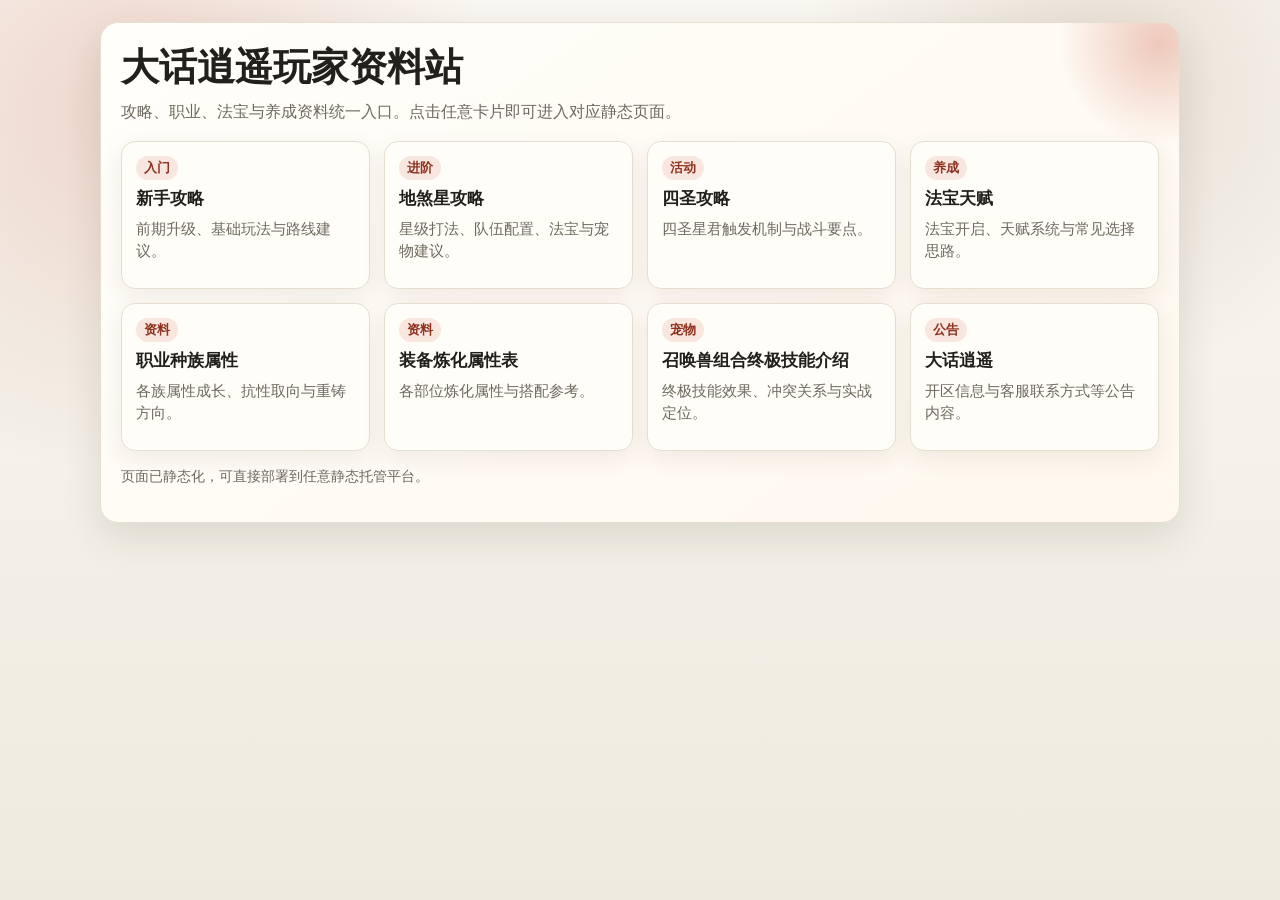
<file: index.html>
<!doctype html>
<html lang="zh-CN">
<head>
  <meta charset="UTF-8" />
  <meta name="viewport" content="width=device-width, initial-scale=1.0" />
  <title>大话逍遥玩家资料站</title>
  <style>
    :root {
      --bg: #f6f5ef;
      --card: #fffdf8;
      --ink: #23201b;
      --subtle: #6f695d;
      --brand: #c1462c;
      --line: #e6dece;
      --shadow: 0 14px 38px rgba(60, 42, 24, 0.12);
    }

    * { box-sizing: border-box; }

    body {
      margin: 0;
      min-height: 100vh;
      color: var(--ink);
      font-family: "Source Han Sans SC", "Microsoft YaHei UI", "PingFang SC", sans-serif;
      background:
        radial-gradient(circle at 10% 12%, rgba(193, 70, 44, 0.18), transparent 26%),
        radial-gradient(circle at 86% 8%, rgba(129, 76, 35, 0.14), transparent 22%),
        linear-gradient(180deg, #f9f7f1 0%, #f3f1e8 52%, #eeeadf 100%);
      padding: 22px 16px calc(48px + env(safe-area-inset-bottom));
      -webkit-text-size-adjust: 100%;
    }

    .wrap {
      max-width: 1080px;
      margin: 0 auto;
    }

    .hero {
      border: 1px solid var(--line);
      border-radius: 18px;
      background: linear-gradient(145deg, #fffefa 0%, #fff8ee 100%);
      box-shadow: var(--shadow);
      padding: 22px 20px;
      overflow: hidden;
      position: relative;
    }

    .hero::after {
      content: "";
      position: absolute;
      right: -90px;
      top: -90px;
      width: 220px;
      height: 220px;
      border-radius: 999px;
      background: radial-gradient(circle, rgba(193, 70, 44, 0.28) 0%, rgba(193, 70, 44, 0) 65%);
      pointer-events: none;
    }

    h1 {
      margin: 0;
      font-family: "STZhongsong", "Songti SC", "Source Han Serif SC", serif;
      font-size: clamp(1.8rem, 1.6vw + 1.1rem, 2.6rem);
      line-height: 1.2;
    }

    .sub {
      margin-top: 10px;
      color: var(--subtle);
      font-size: 1.02rem;
    }

    .grid {
      margin-top: 18px;
      display: grid;
      grid-template-columns: repeat(auto-fit, minmax(240px, 1fr));
      gap: 14px;
    }

    .card {
      display: block;
      text-decoration: none;
      color: inherit;
      border: 1px solid var(--line);
      border-radius: 14px;
      background: var(--card);
      padding: 14px;
      min-height: 148px;
      box-shadow: 0 8px 24px rgba(60, 42, 24, 0.08);
      transform: translateY(0);
      transition: transform .22s ease, box-shadow .22s ease, border-color .22s ease;
    }

    .card:hover {
      transform: translateY(-4px);
      box-shadow: 0 14px 28px rgba(60, 42, 24, 0.14);
      border-color: #d8c9a8;
    }

    .card:focus-visible {
      outline: 3px solid rgba(193, 70, 44, 0.32);
      outline-offset: 2px;
    }

    .tag {
      display: inline-block;
      margin-bottom: 8px;
      padding: 3px 8px;
      border-radius: 999px;
      background: rgba(193, 70, 44, 0.12);
      color: #8f3320;
      font-size: 0.82rem;
      font-weight: 700;
    }

    .title {
      margin: 0;
      font-size: 1.04rem;
      font-weight: 700;
      line-height: 1.35;
    }

    .desc {
      margin: 8px 0 0;
      color: var(--subtle);
      font-size: 0.92rem;
      line-height: 1.5;
    }

    .foot {
      margin-top: 16px;
      color: var(--subtle);
      font-size: 0.9rem;
    }

    @media (max-width: 860px) {
      .grid { grid-template-columns: repeat(2, minmax(0, 1fr)); }
    }

    @media (max-width: 640px) {
      body { padding: 14px 10px calc(28px + env(safe-area-inset-bottom)); }
      .hero { border-radius: 14px; padding: 16px 14px; }
      .grid {
        grid-template-columns: 1fr;
        gap: 10px;
        margin-top: 14px;
      }
      .card {
        border-radius: 10px;
        padding: 12px;
        min-height: 124px;
      }
      .tag { font-size: 0.78rem; }
      .title { font-size: 1rem; }
      .desc { font-size: 0.9rem; }
    }

    @media (prefers-reduced-motion: reduce) {
      .card { transition: none; }
      .card:hover { transform: none; }
    }
  </style>
</head>
<body>
  <main class="wrap">
    <section class="hero">
      <h1>大话逍遥玩家资料站</h1>
      <p class="sub">攻略、职业、法宝与养成资料统一入口。点击任意卡片即可进入对应静态页面。</p>

      <div class="grid">
        <a class="card" href="beginner-guide.html">
          <span class="tag">入门</span>
          <h2 class="title">新手攻略</h2>
          <p class="desc">前期升级、基础玩法与路线建议。</p>
        </a>

        <a class="card" href="earth-fiend-guide.html">
          <span class="tag">进阶</span>
          <h2 class="title">地煞星攻略</h2>
          <p class="desc">星级打法、队伍配置、法宝与宠物建议。</p>
        </a>

        <a class="card" href="four-saints-guide.html">
          <span class="tag">活动</span>
          <h2 class="title">四圣攻略</h2>
          <p class="desc">四圣星君触发机制与战斗要点。</p>
        </a>

        <a class="card" href="artifact-talents.html">
          <span class="tag">养成</span>
          <h2 class="title">法宝天赋</h2>
          <p class="desc">法宝开启、天赋系统与常见选择思路。</p>
        </a>

        <a class="card" href="race-class-attributes.html">
          <span class="tag">资料</span>
          <h2 class="title">职业种族属性</h2>
          <p class="desc">各族属性成长、抗性取向与重铸方向。</p>
        </a>

        <a class="card" href="gear-refine-attributes.html">
          <span class="tag">资料</span>
          <h2 class="title">装备炼化属性表</h2>
          <p class="desc">各部位炼化属性与搭配参考。</p>
        </a>

        <a class="card" href="pet-ultimate-combos.html">
          <span class="tag">宠物</span>
          <h2 class="title">召唤兽组合终极技能介绍</h2>
          <p class="desc">终极技能效果、冲突关系与实战定位。</p>
        </a>

        <a class="card" href="announcement.html">
          <span class="tag">公告</span>
          <h2 class="title">大话逍遥</h2>
          <p class="desc">开区信息与客服联系方式等公告内容。</p>
        </a>
      </div>

      <p class="foot">页面已静态化，可直接部署到任意静态托管平台。</p>
    </section>
  </main>
</body>
</html>
</file>
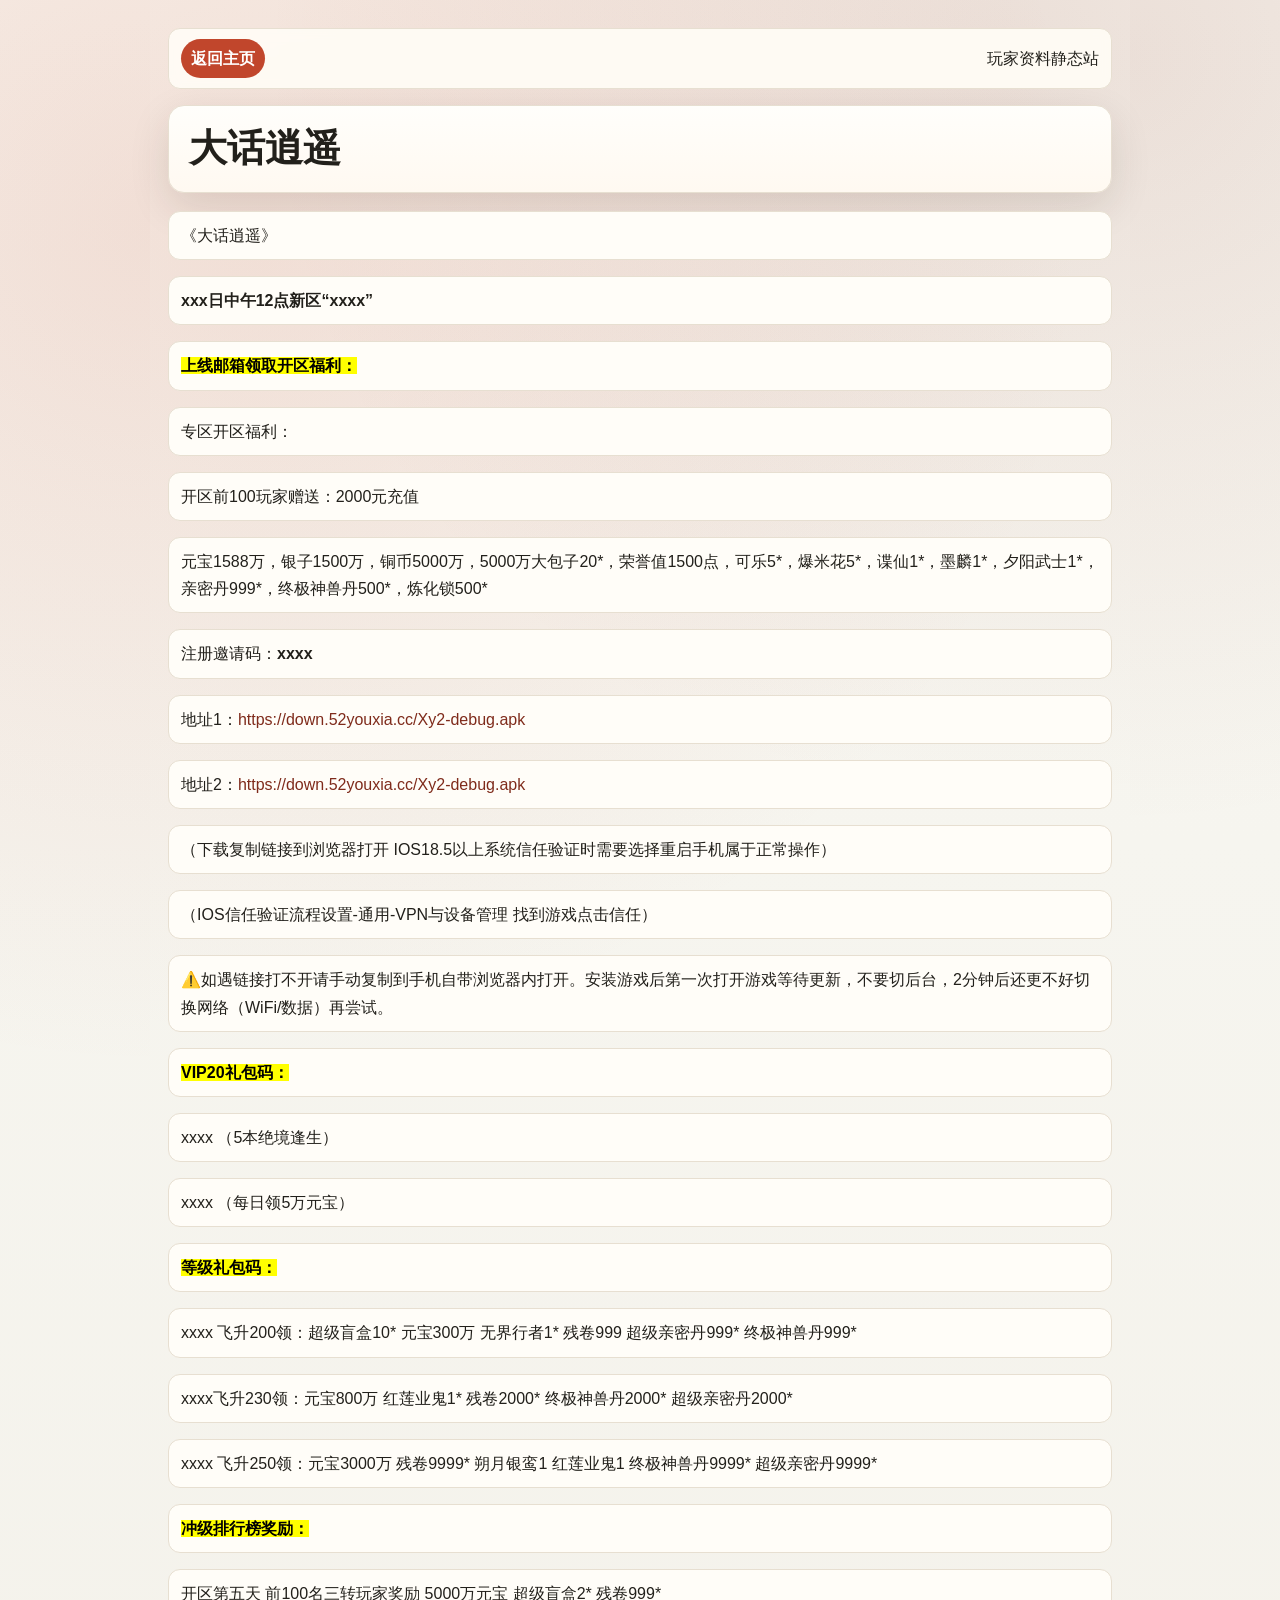
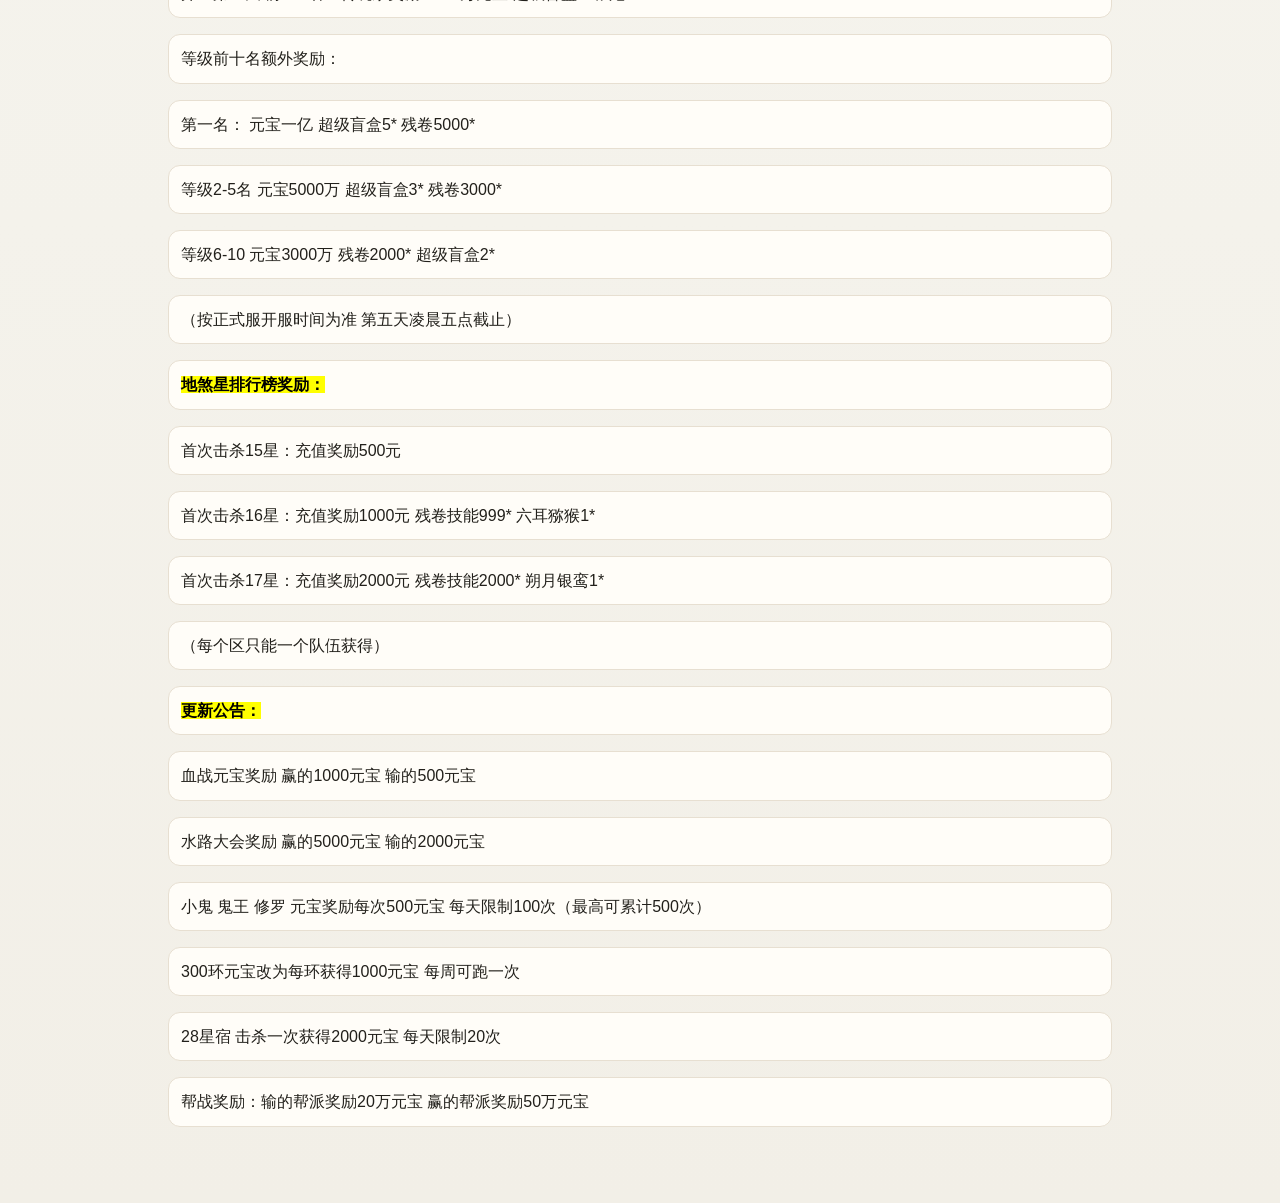
<file: announcement.html>
<!DOCTYPE html>
<html xmlns="http://www.w3.org/1999/xhtml">
<head>
  <meta charset="utf-8" />
  <meta name="generator" content="pandoc" />
  <meta name="viewport" content="width=device-width, initial-scale=1.0, user-scalable=yes" />
  <title>大话逍遥</title>
  <style>
    /* Default styles provided by pandoc.
    ** See https://pandoc.org/MANUAL.html#variables-for-html for config info.
    */
    span.smallcaps{font-variant: small-caps;}
    div.columns{display: flex; gap: min(4vw, 1.5em);}
    div.column{flex: auto; overflow-x: auto;}
    div.hanging-indent{margin-left: 1.5em; text-indent: -1.5em;}
    /* The extra [class] is a hack that increases specificity enough to
       override a similar rule in reveal.js */
    ul.task-list[class]{list-style: none;}
    ul.task-list li input[type="checkbox"] {
      font-size: inherit;
      width: 0.8em;
      margin: 0 0.8em 0.2em -1.6em;
      vertical-align: middle;
    }
    .display.math{display: block; text-align: center; margin: 0.5rem auto;}
  </style>
  <link rel="stylesheet" href="styles.css" />
</head>
<body>
<nav class="site-nav"><a class="home-link" href="index.html">返回主页</a><span>玩家资料静态站</span></nav>

<header id="title-block-header">
<h1 class="title">大话逍遥</h1>
</header>
<p>《大话逍遥》</p>
<p><strong>xxx日中午12点新区“xxxx”</strong></p>
<p><strong><mark>上线邮箱领取开区福利：</mark></strong></p>
<p>专区开区福利：</p>
<p>开区前100玩家赠送：2000元充值</p>
<p>元宝1588万，银子1500万，铜币5000万，5000万大包子20*，荣誉值1500点，可乐5*，爆米花5*，谍仙1*，墨麟1*，夕阳武士1*，亲密丹999*，终极神兽丹500*，炼化锁500*</p>
<p>注册邀请码：<strong>xxxx</strong></p>
<p>地址1：<a
href="https://down.52youxia.cc/Xy2-debug.apk">https://down.52youxia.cc/Xy2-debug.apk</a></p>
<p>地址2：<a
href="https://down.52youxia.cc/Xy2-debug.apk">https://down.52youxia.cc/Xy2-debug.apk</a></p>
<p>（下载复制链接到浏览器打开
IOS18.5以上系统信任验证时需要选择重启手机属于正常操作）</p>
<p>（IOS信任验证流程设置-通用-VPN与设备管理 找到游戏点击信任）</p>
<p>⚠️如遇链接打不开请手动复制到手机自带浏览器内打开。安装游戏后第一次打开游戏等待更新，不要切后台，2分钟后还更不好切换网络（WiFi/数据）再尝试。</p>
<p><strong><mark>VIP20礼包码：</mark></strong></p>
<p>xxxx （5本绝境逢生）</p>
<p>xxxx （每日领5万元宝）</p>
<p><strong><mark>等级礼包码：</mark></strong></p>
<p>xxxx 飞升200领：超级盲盒10* 元宝300万 无界行者1* 残卷999
超级亲密丹999* 终极神兽丹999*</p>
<p>xxxx飞升230领：元宝800万 红莲业鬼1* 残卷2000* 终极神兽丹2000*
超级亲密丹2000*</p>
<p>xxxx 飞升250领：元宝3000万 残卷9999* 朔月银鸾1 红莲业鬼1
终极神兽丹9999* 超级亲密丹9999*</p>
<p><strong><mark>冲级排行榜奖励：</mark></strong></p>
<p>开区第五天 前100名三转玩家奖励 5000万元宝 超级盲盒2* 残卷999*</p>
<p>等级前十名额外奖励：</p>
<p>第一名： 元宝一亿 超级盲盒5* 残卷5000*</p>
<p>等级2-5名 元宝5000万 超级盲盒3* 残卷3000*</p>
<p>等级6-10 元宝3000万 残卷2000* 超级盲盒2*</p>
<p>（按正式服开服时间为准 第五天凌晨五点截止）</p>
<p><strong><mark>地煞星排行榜奖励：</mark></strong></p>
<p>首次击杀15星：充值奖励500元</p>
<p>首次击杀16星：充值奖励1000元 残卷技能999* 六耳猕猴1*</p>
<p>首次击杀17星：充值奖励2000元 残卷技能2000* 朔月银鸾1*</p>
<p>（每个区只能一个队伍获得）</p>
<p><strong><mark>更新公告：</mark></strong></p>
<p>血战元宝奖励 赢的1000元宝 输的500元宝</p>
<p>水路大会奖励 赢的5000元宝 输的2000元宝</p>
<p>小鬼 鬼王 修罗 元宝奖励每次500元宝
每天限制100次（最高可累计500次）</p>
<p>300环元宝改为每环获得1000元宝 每周可跑一次</p>
<p>28星宿 击杀一次获得2000元宝 每天限制20次</p>
<p>帮战奖励：输的帮派奖励20万元宝 赢的帮派奖励50万元宝</p>
  <script src="toc.js" defer></script>
</body>
</html>
</file>
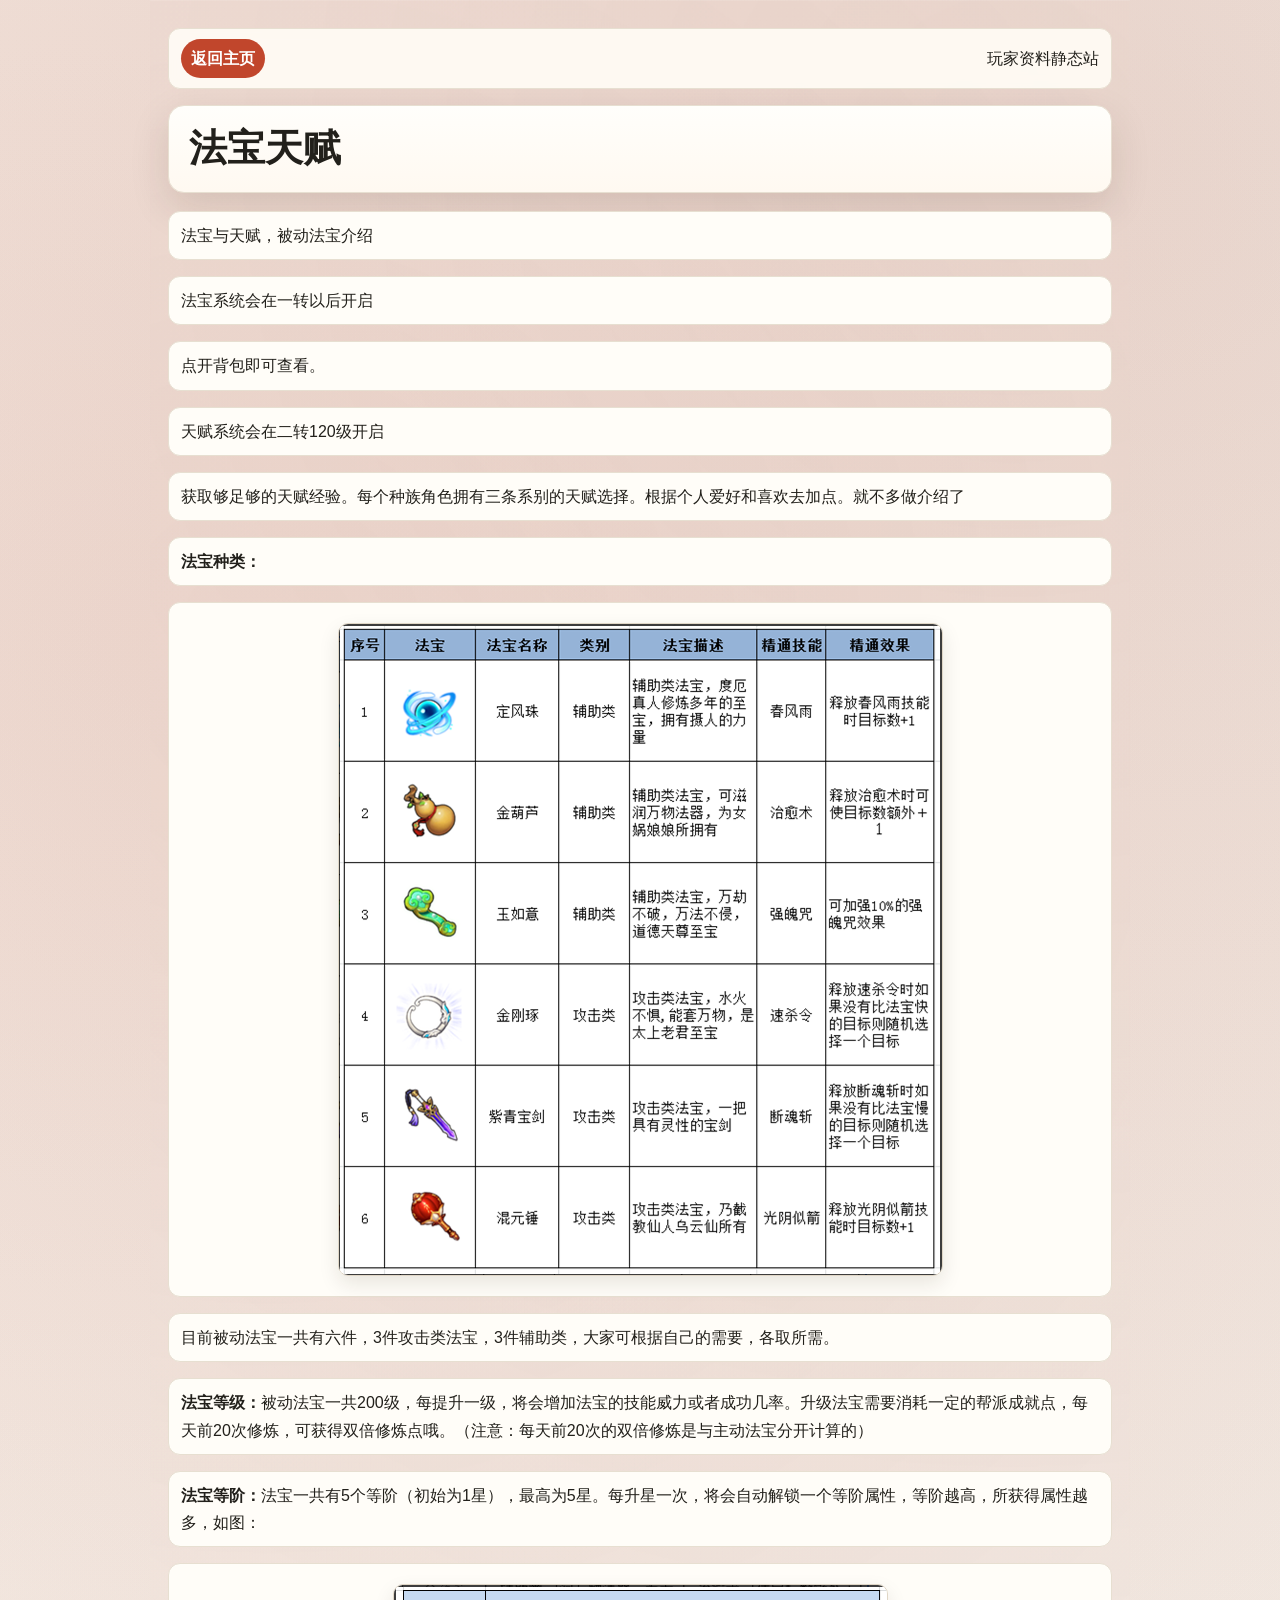
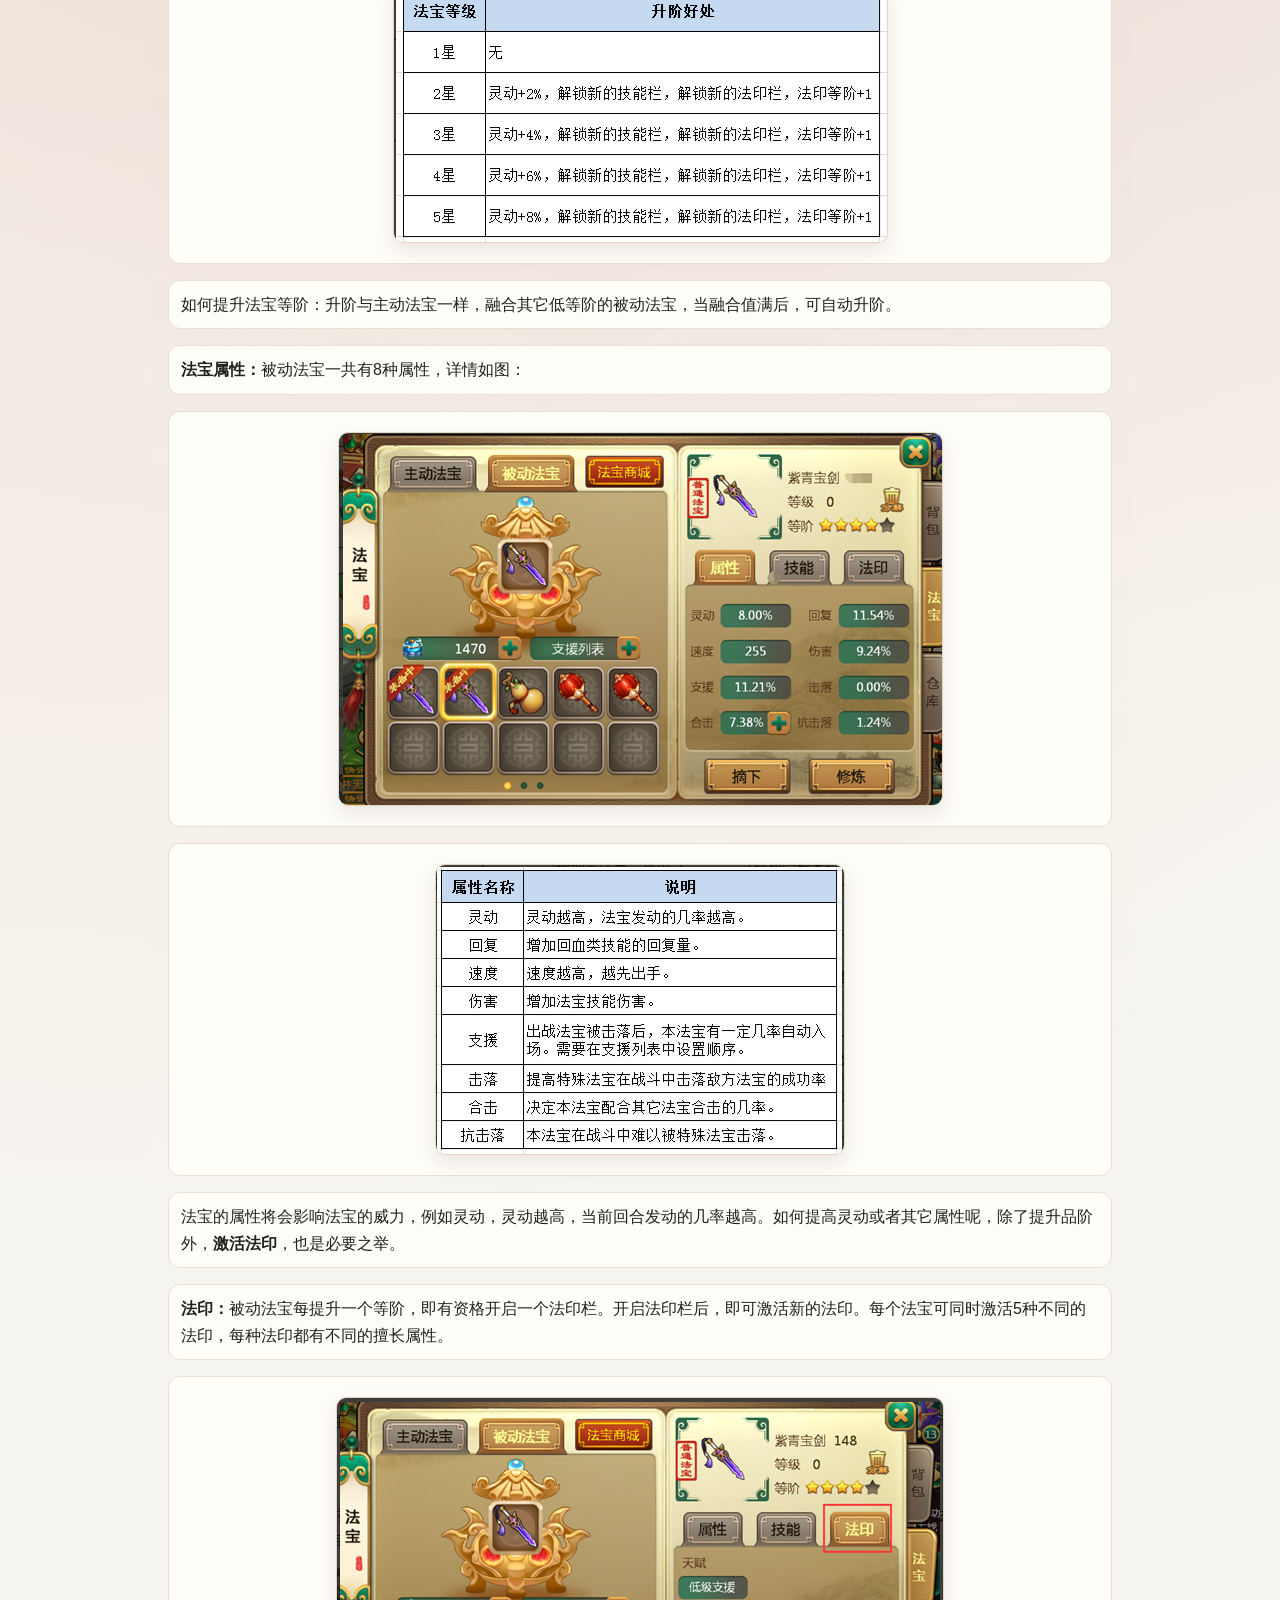
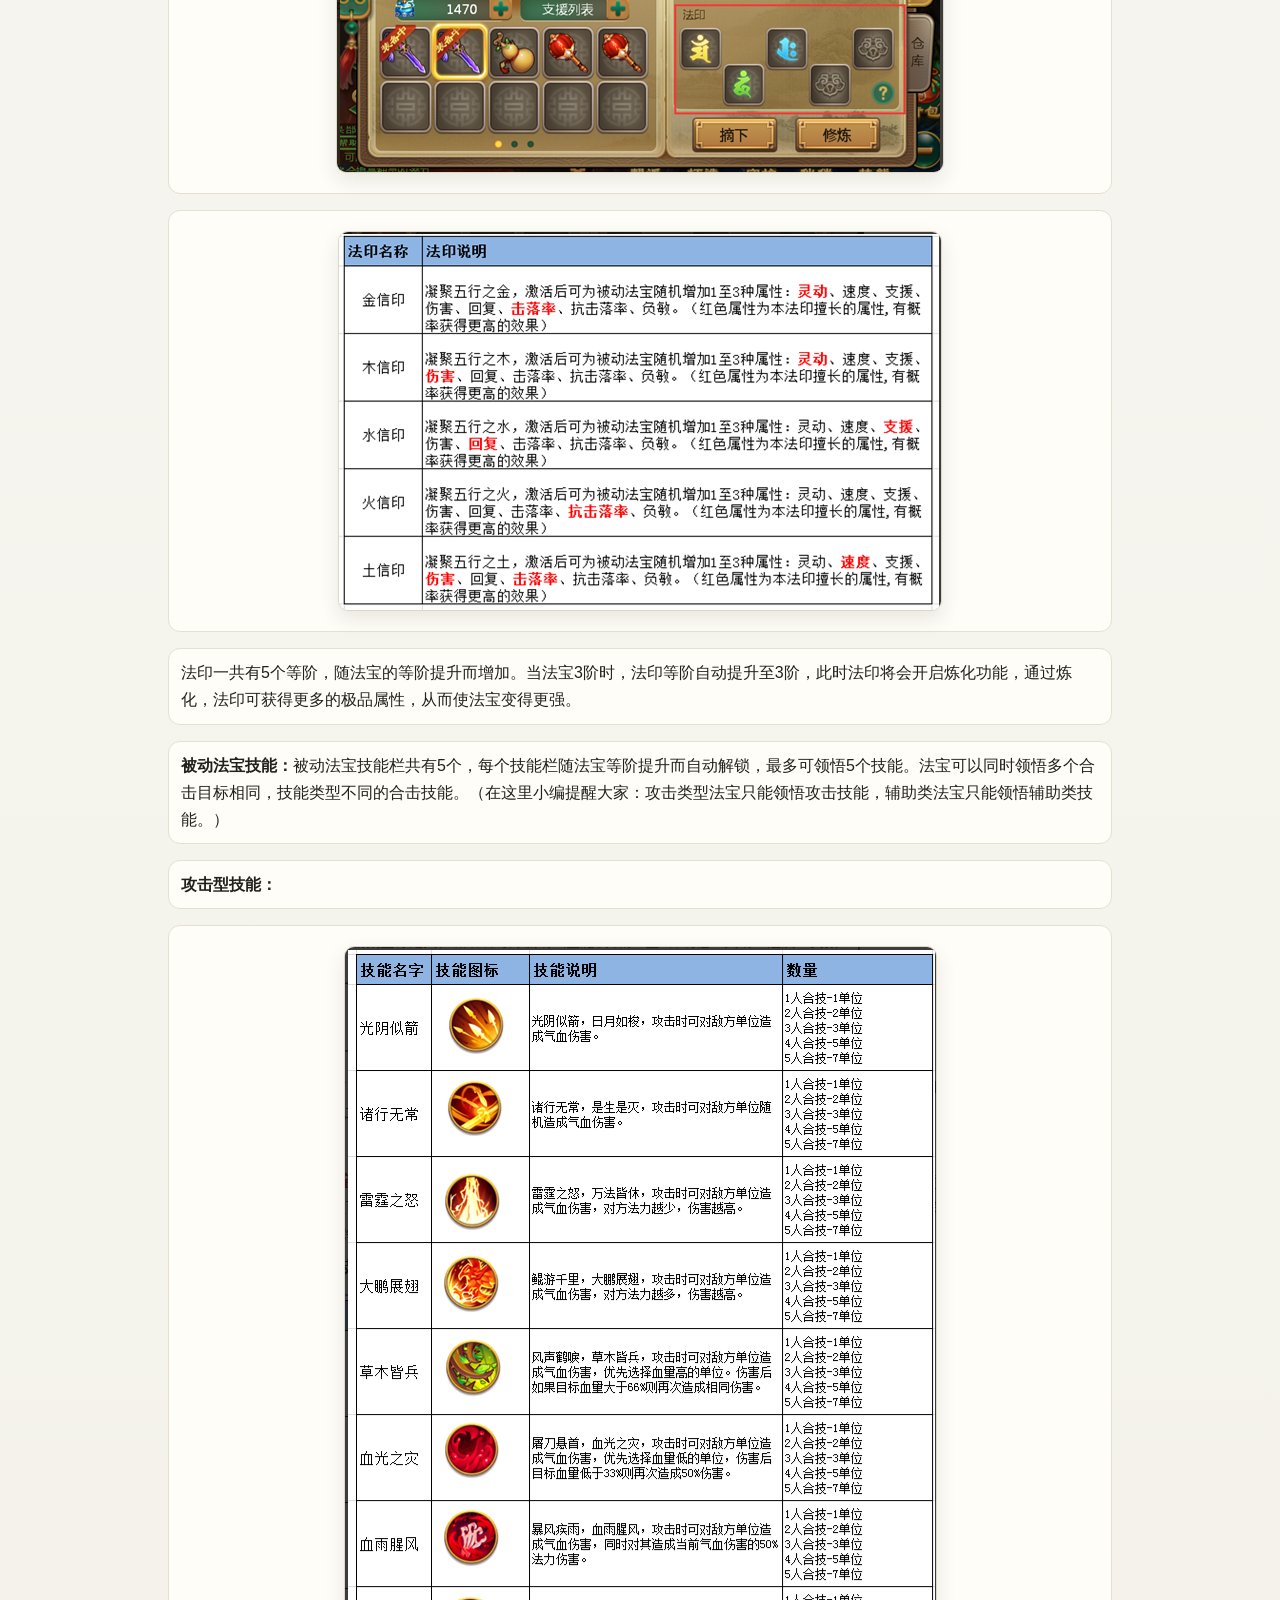
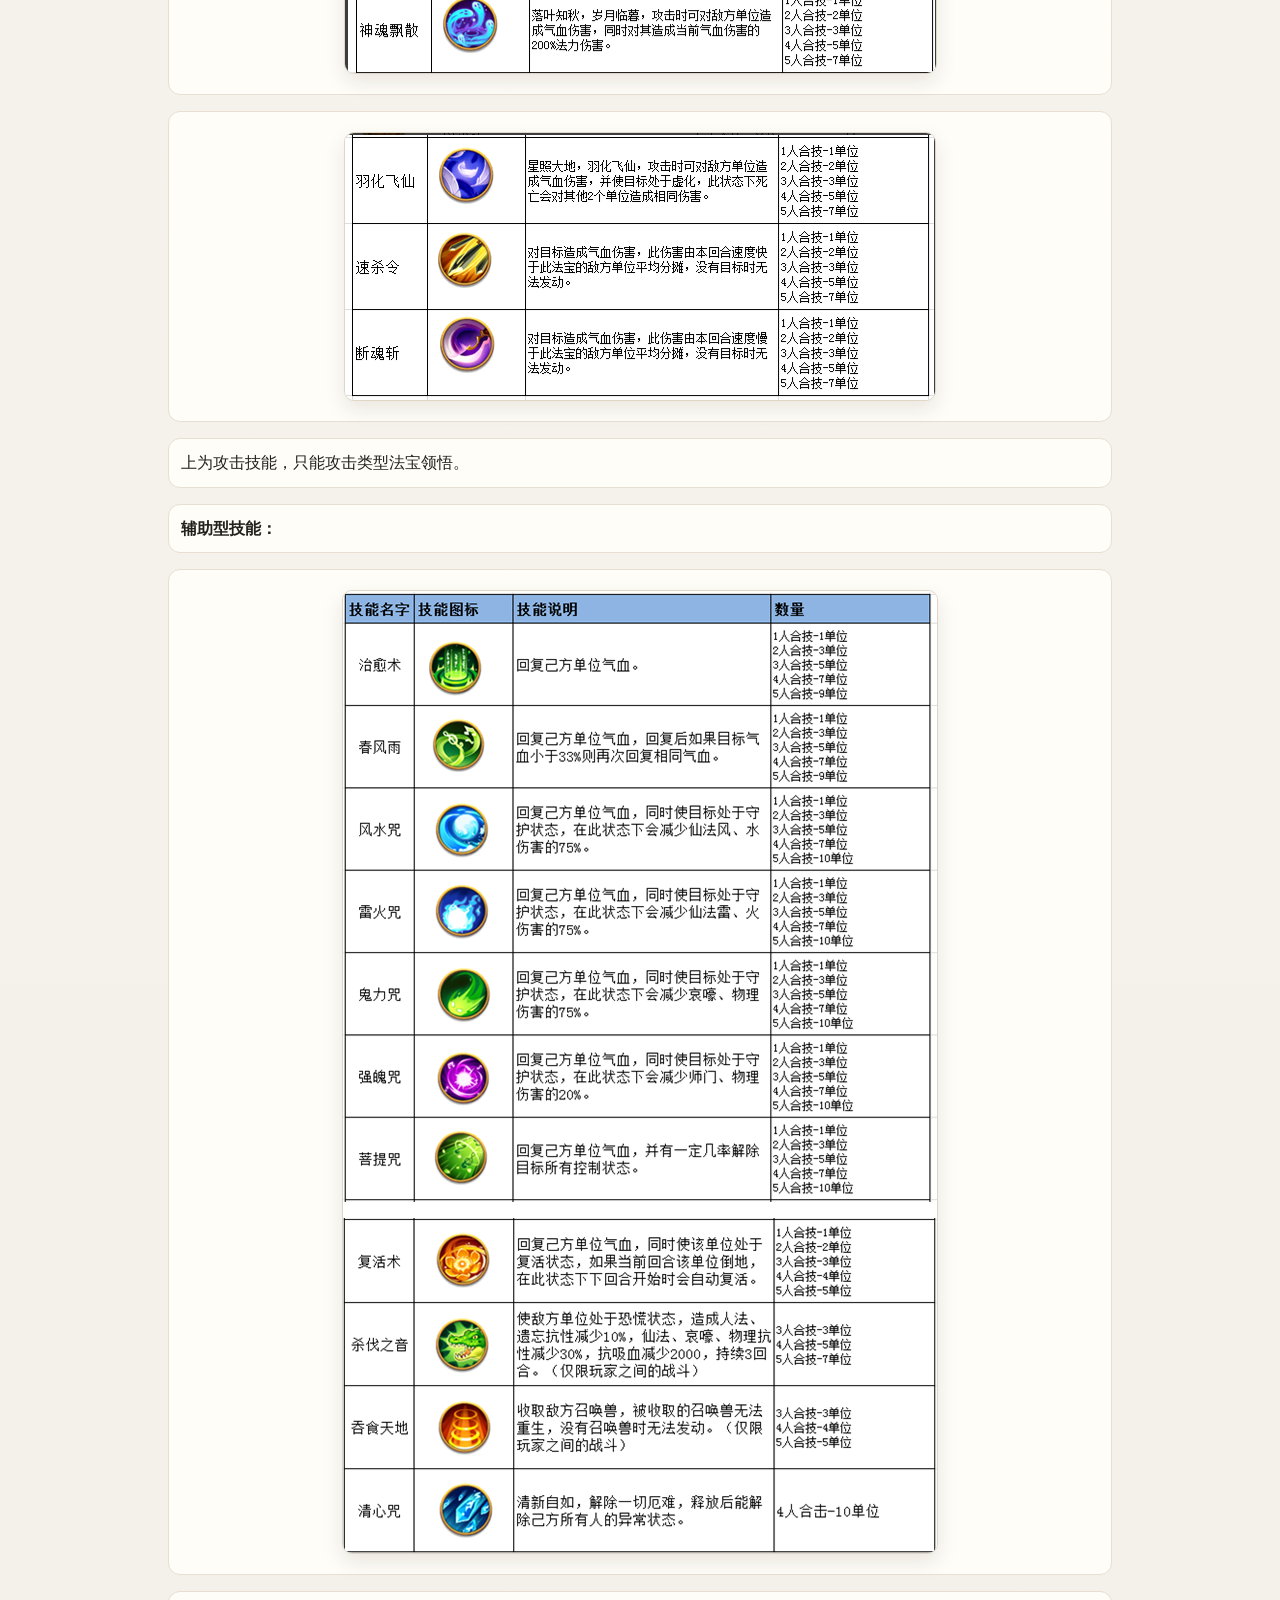
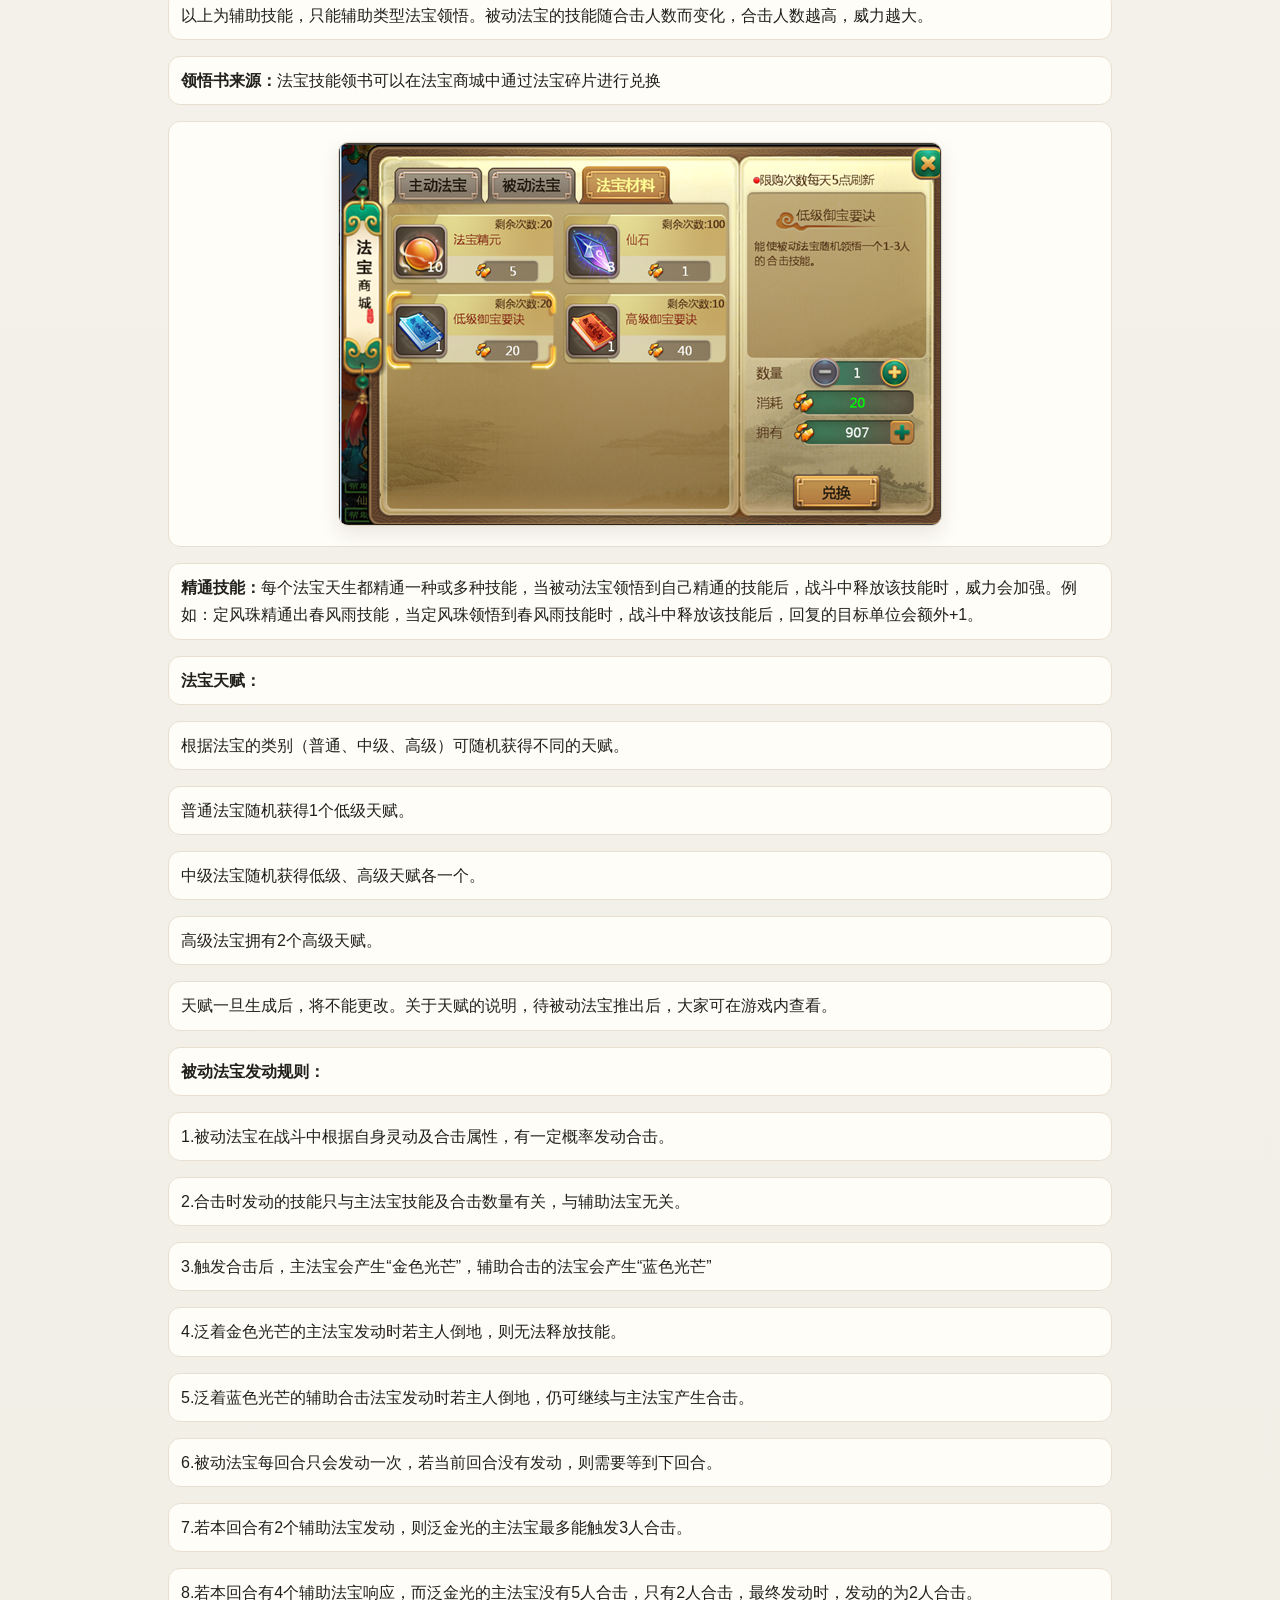
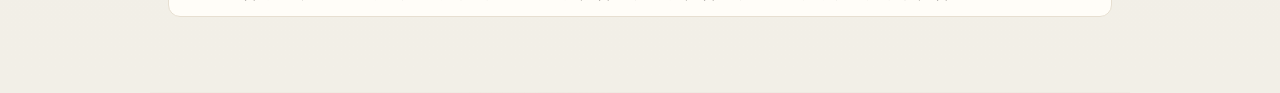
<file: artifact-talents.html>
<!DOCTYPE html>
<html xmlns="http://www.w3.org/1999/xhtml">
<head>
  <meta charset="utf-8" />
  <meta name="generator" content="pandoc" />
  <meta name="viewport" content="width=device-width, initial-scale=1.0, user-scalable=yes" />
  <title>法宝天赋</title>
  <style>
    /* Default styles provided by pandoc.
    ** See https://pandoc.org/MANUAL.html#variables-for-html for config info.
    */
    span.smallcaps{font-variant: small-caps;}
    div.columns{display: flex; gap: min(4vw, 1.5em);}
    div.column{flex: auto; overflow-x: auto;}
    div.hanging-indent{margin-left: 1.5em; text-indent: -1.5em;}
    /* The extra [class] is a hack that increases specificity enough to
       override a similar rule in reveal.js */
    ul.task-list[class]{list-style: none;}
    ul.task-list li input[type="checkbox"] {
      font-size: inherit;
      width: 0.8em;
      margin: 0 0.8em 0.2em -1.6em;
      vertical-align: middle;
    }
    .display.math{display: block; text-align: center; margin: 0.5rem auto;}
  </style>
  <link rel="stylesheet" href="styles.css" />
</head>
<body>
<nav class="site-nav"><a class="home-link" href="index.html">返回主页</a><span>玩家资料静态站</span></nav>

<header id="title-block-header">
<h1 class="title">法宝天赋</h1>
</header>
<p>法宝与天赋，被动法宝介绍</p>
<p>法宝系统会在一转以后开启</p>
<p>点开背包即可查看。</p>
<p>天赋系统会在二转120级开启</p>
<p>获取够足够的天赋经验。每个种族角色拥有三条系别的天赋选择。根据个人爱好和喜欢去加点。就不多做介绍了</p>
<p><strong>法宝种类：</strong></p>
<p><img src="assets/artifact-talents/media/image1.png"
style="width:6.28125in;height:6.78125in" alt="法宝列表" /></p>
<p>目前被动法宝一共有六件，3件攻击类法宝，3件辅助类，大家可根据自己的需要，各取所需。</p>
<p><strong>法宝等级：</strong>被动法宝一共200级，每提升一级，将会增加法宝的技能威力或者成功几率。升级法宝需要消耗一定的帮派成就点，每天前20次修炼，可获得双倍修炼点哦。（注意：每天前20次的双倍修炼是与主动法宝分开计算的）</p>
<p><strong>法宝等阶：</strong>法宝一共有5个等阶（初始为1星），最高为5星。每升星一次，将会自动解锁一个等阶属性，等阶越高，所获得属性越多，如图：</p>
<p><img src="assets/artifact-talents/media/image2.png"
style="width:5.13542in;height:2.67708in" alt="法宝升阶说明" /></p>
<p>如何提升法宝等阶：升阶与主动法宝一样，融合其它低等阶的被动法宝，当融合值满后，可自动升阶。</p>
<p><strong>法宝属性：</strong>被动法宝一共有8种属性，详情如图：</p>
<p><img src="assets/artifact-talents/media/image3.png"
style="width:6.28125in;height:3.875in" alt="法宝界面" /></p>
<p><img src="assets/artifact-talents/media/image4.png"
style="width:4.25in;height:3.01042in" alt="法宝主被动说明" /></p>
<p>法宝的属性将会影响法宝的威力，例如灵动，灵动越高，当前回合发动的几率越高。如何提高灵动或者其它属性呢，除了提升品阶外，<strong>激活法印</strong>，也是必要之举。</p>
<p><strong>法印：</strong>被动法宝每提升一个等阶，即有资格开启一个法印栏。开启法印栏后，即可激活新的法印。每个法宝可同时激活5种不同的法印，每种法印都有不同的擅长属性。</p>
<p><img src="assets/artifact-talents/media/image5.png"
style="width:6.3125in;height:3.89583in" alt="法印展示" /></p>
<p><img src="assets/artifact-talents/media/image6.png"
style="width:6.27083in;height:3.9375in" alt="法印说明" /></p>
<p>法印一共有5个等阶，随法宝的等阶提升而增加。当法宝3阶时，法印等阶自动提升至3阶，此时法印将会开启炼化功能，通过炼化，法印可获得更多的极品属性，从而使法宝变得更强。</p>
<p><strong>被动法宝技能：</strong>被动法宝技能栏共有5个，每个技能栏随法宝等阶提升而自动解锁，最多可领悟5个技能。法宝可以同时领悟多个合击目标相同，技能类型不同的合击技能。（在这里小编提醒大家：攻击类型法宝只能领悟攻击技能，辅助类法宝只能领悟辅助类技能。）</p>
<p><strong>攻击型技能：</strong></p>
<p><img src="assets/artifact-talents/media/image7.png"
style="width:6.15625in;height:7.5625in" alt="攻击型技能" /></p>
<p><img src="assets/artifact-talents/media/image8.png"
style="width:6.14583in;height:2.78125in" alt="攻击型技能2" /></p>
<p>上为攻击技能，只能攻击类型法宝领悟。</p>
<p><strong>辅助型技能：</strong></p>
<p><img src="assets/artifact-talents/media/image9.png"
style="width:6.1875in;height:10.02083in" alt="辅助型技能" /></p>
<p>以上为辅助技能，只能辅助类型法宝领悟。被动法宝的技能随合击人数而变化，合击人数越高，威力越大。</p>
<p><strong>领悟书来源：</strong>法宝技能领书可以在法宝商城中通过法宝碎片进行兑换</p>
<p><img src="assets/artifact-talents/media/image10.png"
style="width:6.27083in;height:3.97917in" alt="领悟书来源" /></p>
<p><strong>精通技能：</strong>每个法宝天生都精通一种或多种技能，当被动法宝领悟到自己精通的技能后，战斗中释放该技能时，威力会加强。例如：定风珠精通出春风雨技能，当定风珠领悟到春风雨技能时，战斗中释放该技能后，回复的目标单位会额外+1。</p>
<p><strong>法宝天赋：</strong></p>
<p>根据法宝的类别（普通、中级、高级）可随机获得不同的天赋。</p>
<p>普通法宝随机获得1个低级天赋。</p>
<p>中级法宝随机获得低级、高级天赋各一个。</p>
<p>高级法宝拥有2个高级天赋。</p>
<p>天赋一旦生成后，将不能更改。关于天赋的说明，待被动法宝推出后，大家可在游戏内查看。</p>
<p><strong>被动法宝发动规则：</strong></p>
<p>1.被动法宝在战斗中根据自身灵动及合击属性，有一定概率发动合击。</p>
<p>2.合击时发动的技能只与主法宝技能及合击数量有关，与辅助法宝无关。</p>
<p>3.触发合击后，主法宝会产生“金色光芒”，辅助合击的法宝会产生“蓝色光芒”</p>
<p>4.泛着金色光芒的主法宝发动时若主人倒地，则无法释放技能。</p>
<p>5.泛着蓝色光芒的辅助合击法宝发动时若主人倒地，仍可继续与主法宝产生合击。</p>
<p>6.被动法宝每回合只会发动一次，若当前回合没有发动，则需要等到下回合。</p>
<p>7.若本回合有2个辅助法宝发动，则泛金光的主法宝最多能触发3人合击。</p>
<p>8.若本回合有4个辅助法宝响应，而泛金光的主法宝没有5人合击，只有2人合击，最终发动时，发动的为2人合击。</p>
  <script src="toc.js" defer></script>
</body>
</html>
</file>
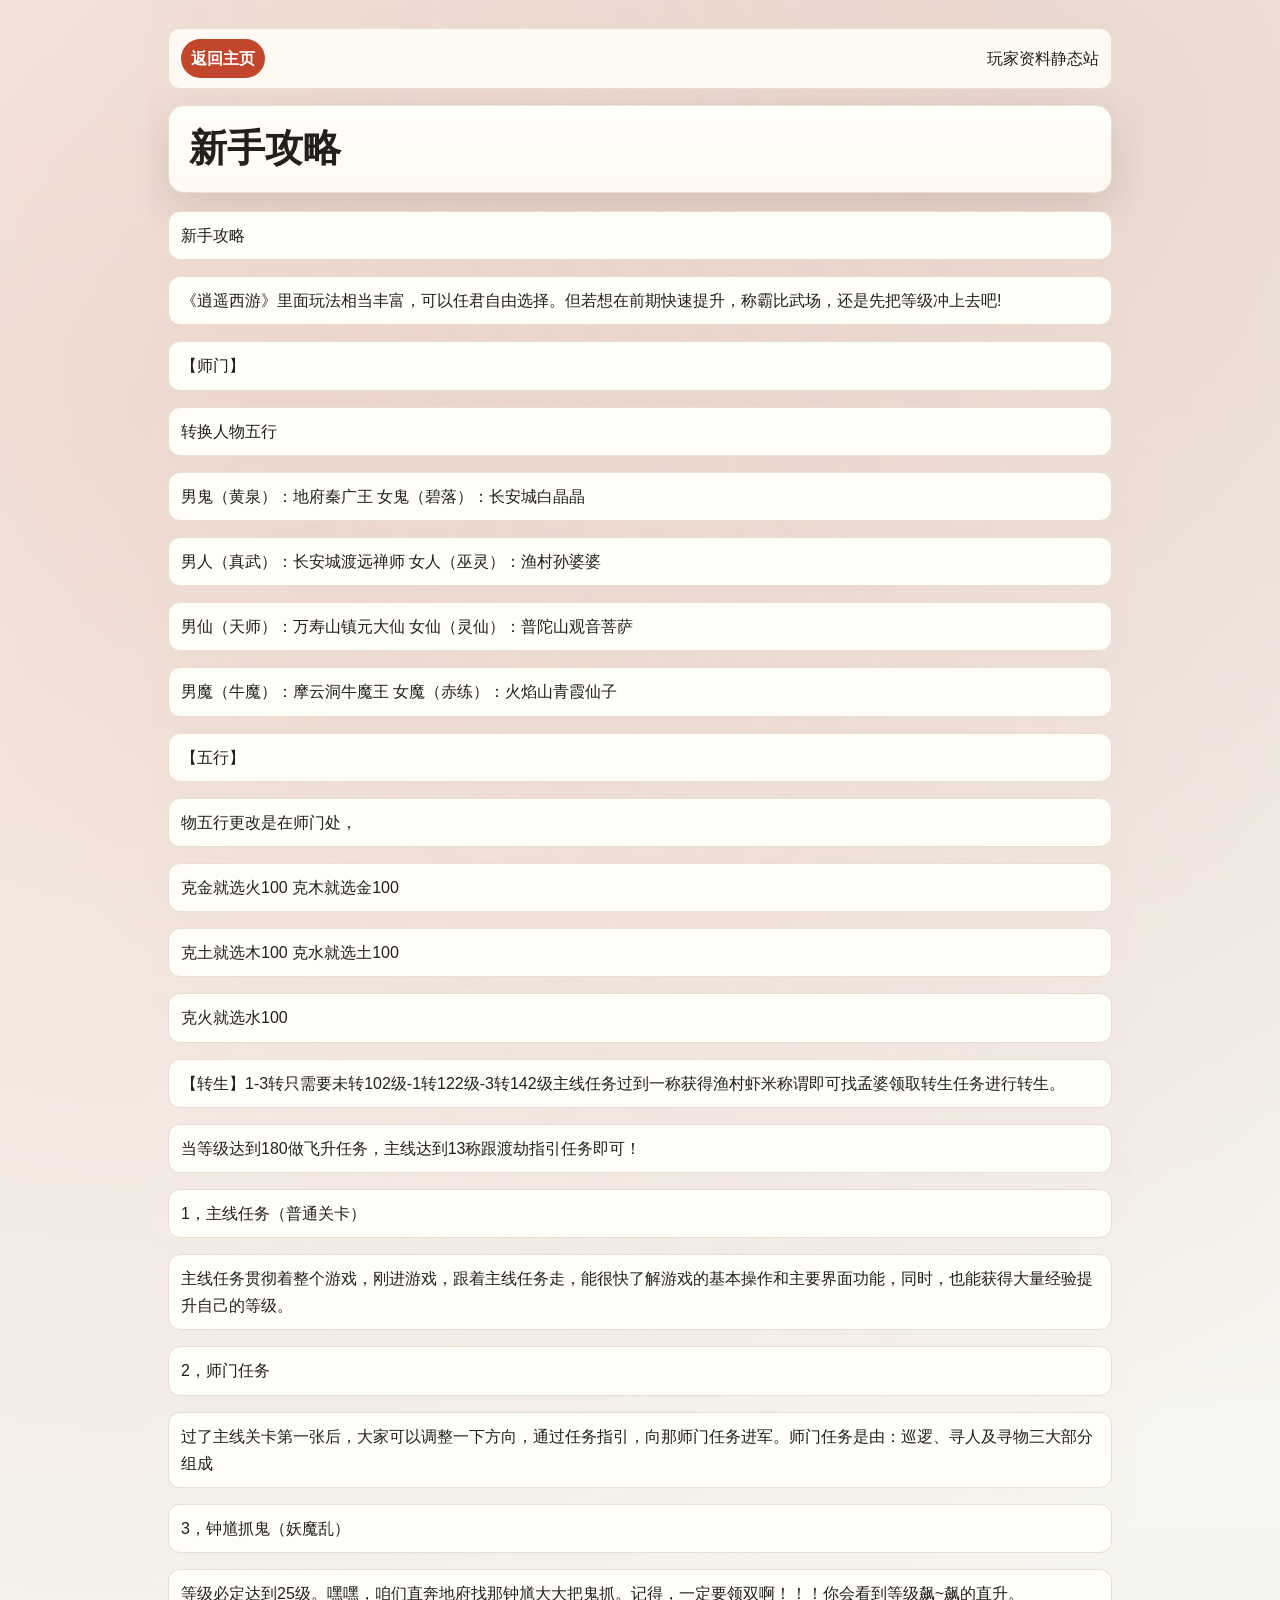
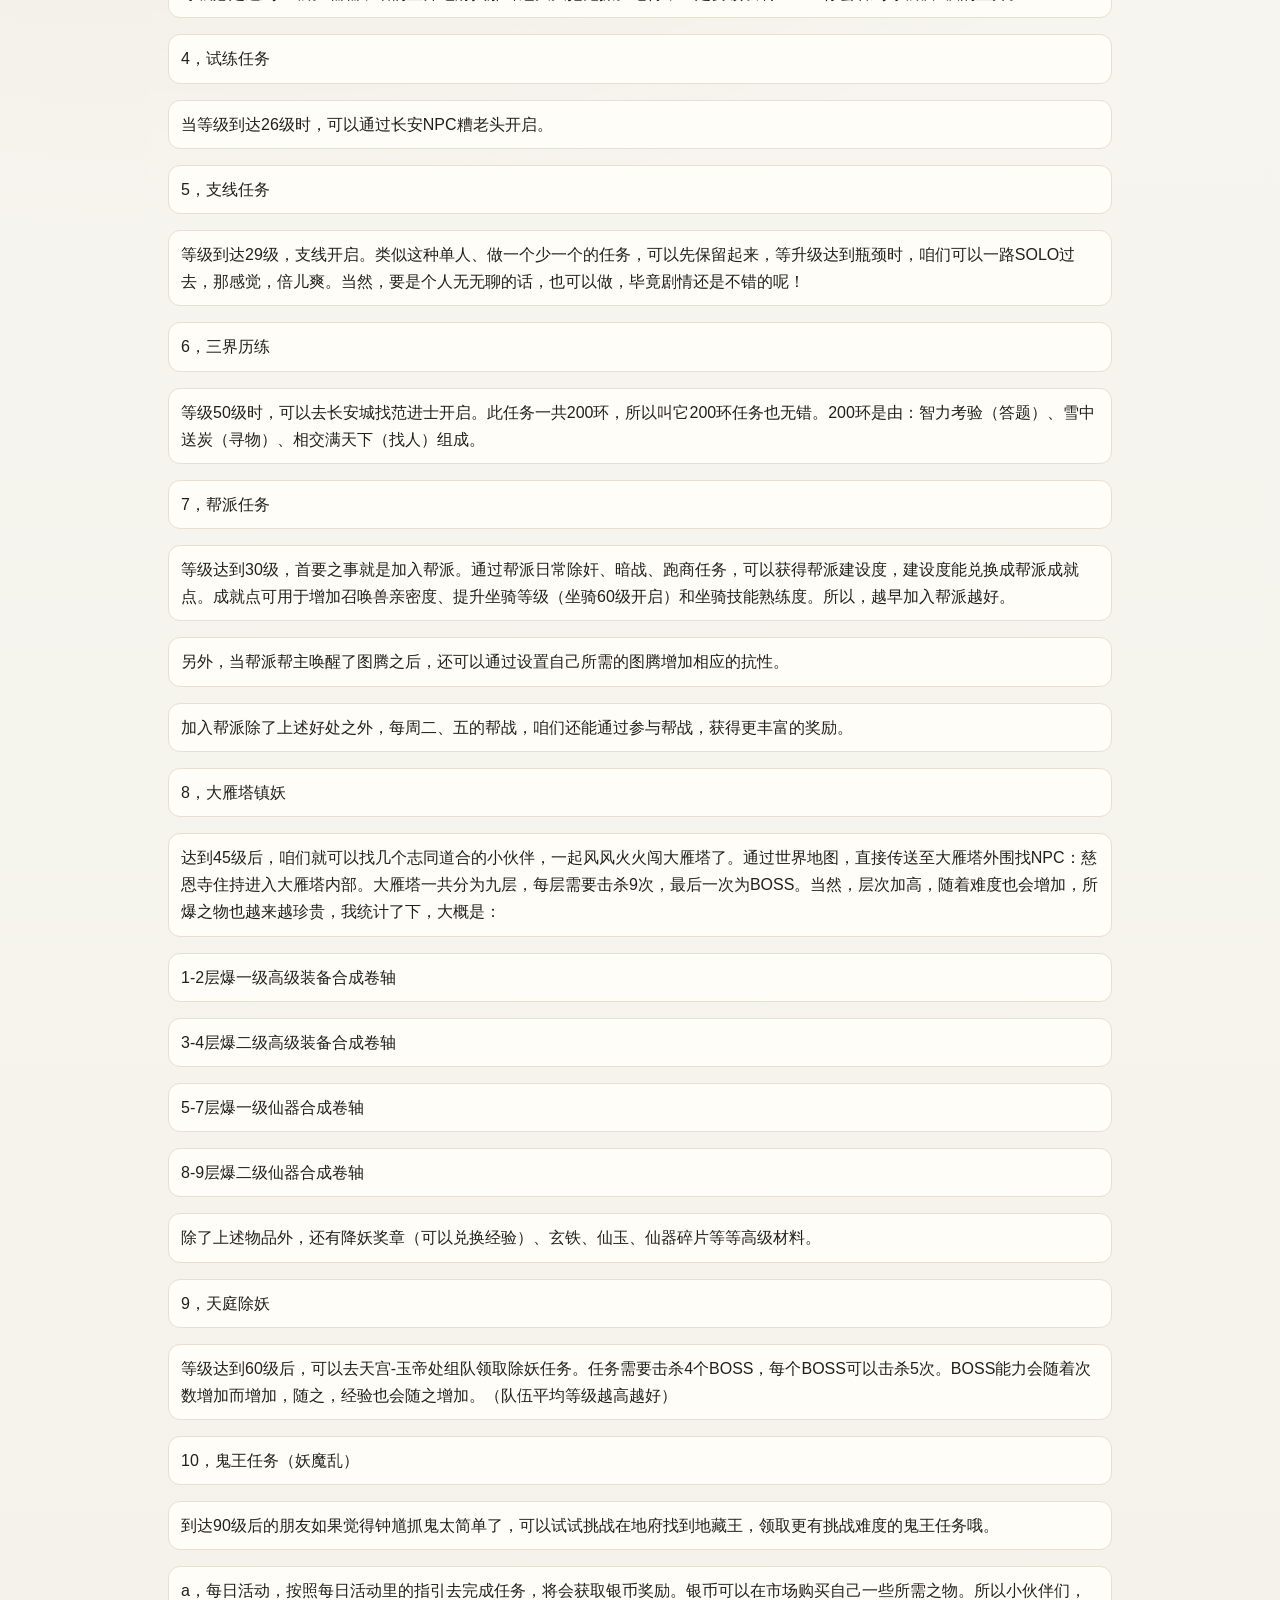
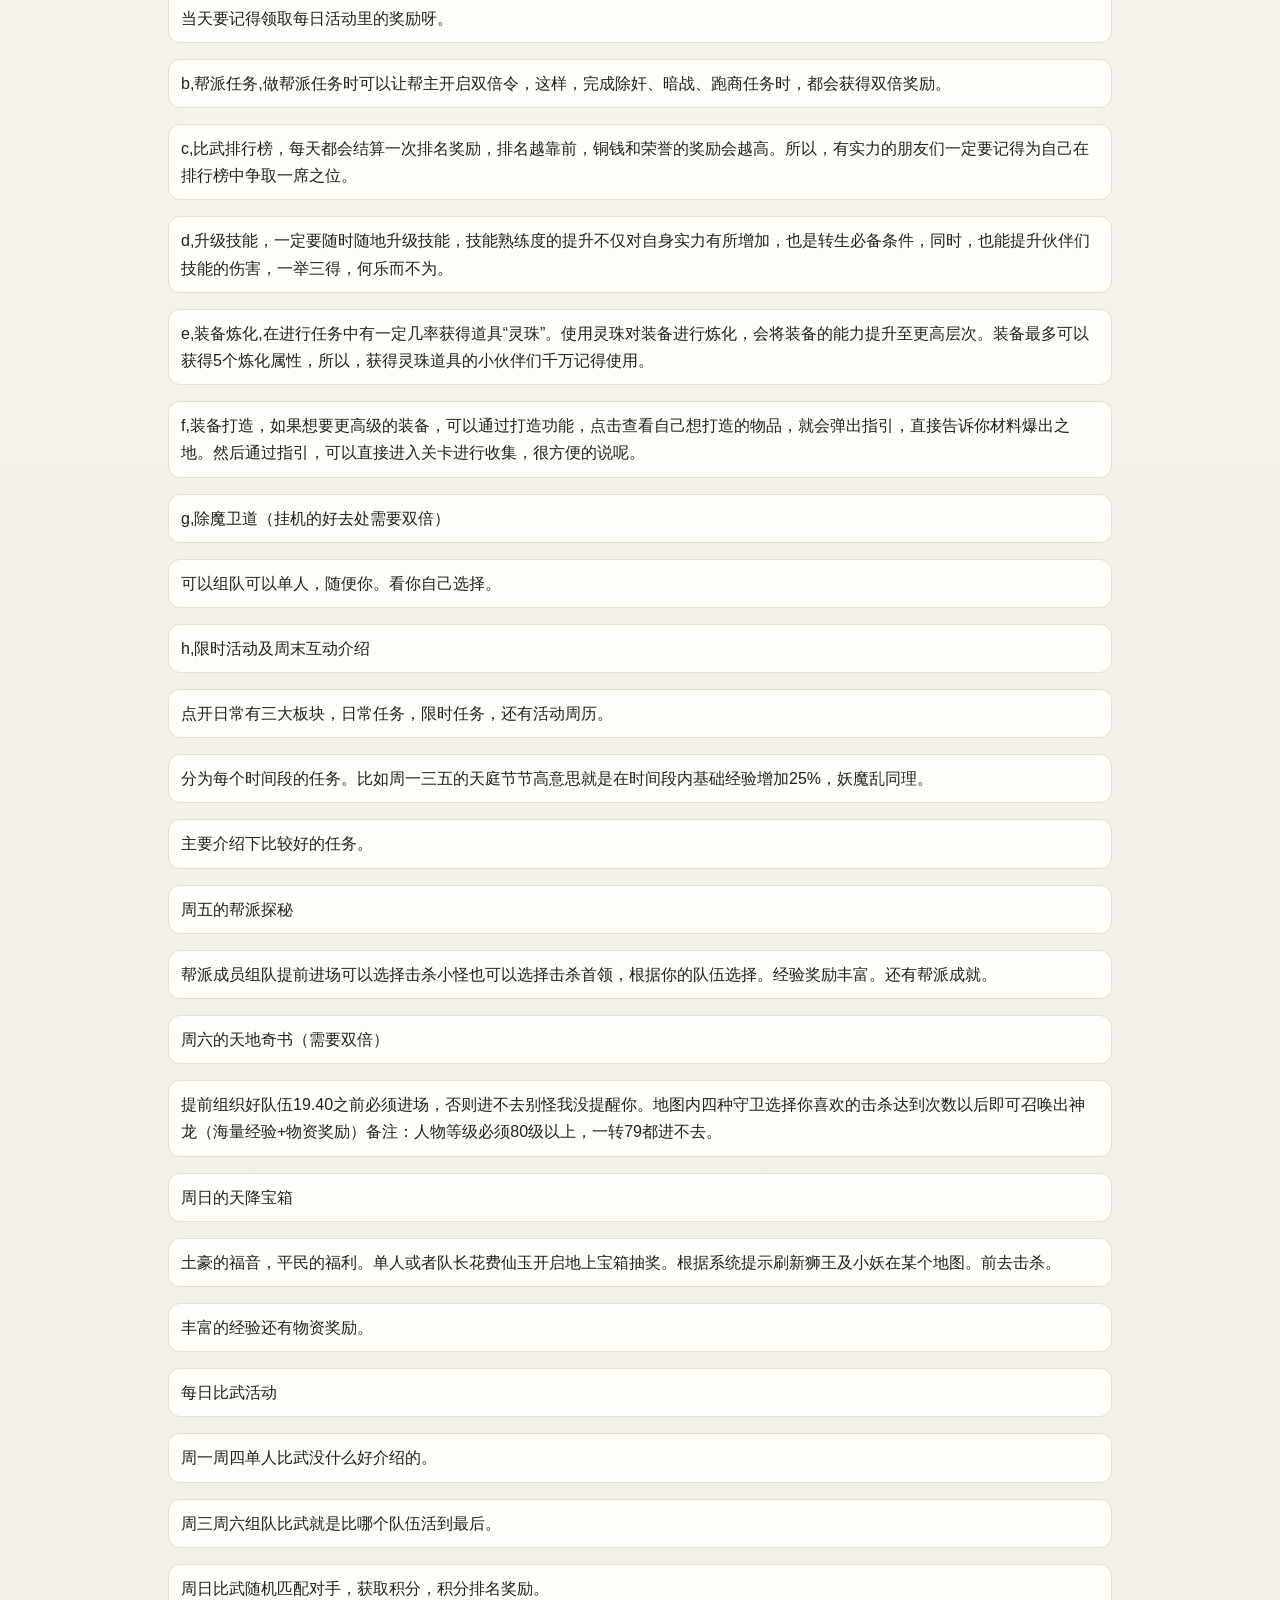
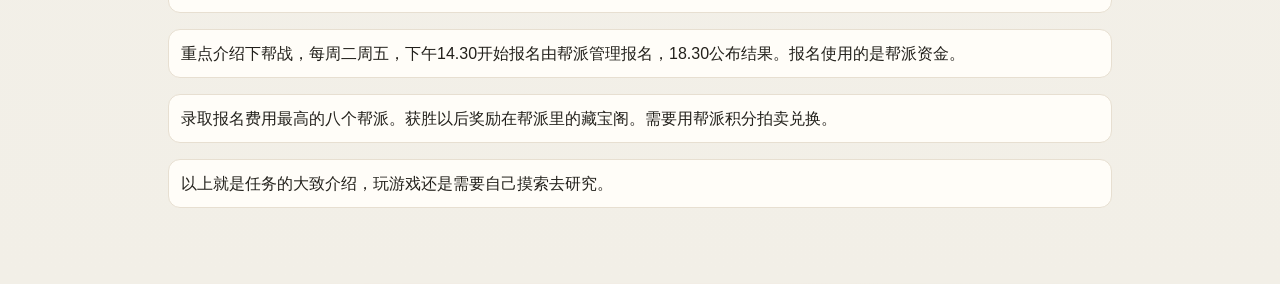
<file: beginner-guide.html>
<!DOCTYPE html>
<html xmlns="http://www.w3.org/1999/xhtml">
<head>
  <meta charset="utf-8" />
  <meta name="generator" content="pandoc" />
  <meta name="viewport" content="width=device-width, initial-scale=1.0, user-scalable=yes" />
  <title>新手攻略</title>
  <style>
    /* Default styles provided by pandoc.
    ** See https://pandoc.org/MANUAL.html#variables-for-html for config info.
    */
    span.smallcaps{font-variant: small-caps;}
    div.columns{display: flex; gap: min(4vw, 1.5em);}
    div.column{flex: auto; overflow-x: auto;}
    div.hanging-indent{margin-left: 1.5em; text-indent: -1.5em;}
    /* The extra [class] is a hack that increases specificity enough to
       override a similar rule in reveal.js */
    ul.task-list[class]{list-style: none;}
    ul.task-list li input[type="checkbox"] {
      font-size: inherit;
      width: 0.8em;
      margin: 0 0.8em 0.2em -1.6em;
      vertical-align: middle;
    }
    .display.math{display: block; text-align: center; margin: 0.5rem auto;}
  </style>
  <link rel="stylesheet" href="styles.css" />
</head>
<body>
<nav class="site-nav"><a class="home-link" href="index.html">返回主页</a><span>玩家资料静态站</span></nav>

<header id="title-block-header">
<h1 class="title">新手攻略</h1>
</header>
<p>新手攻略</p>
<p>《逍遥西游》里面玩法相当丰富，可以任君自由选择。但若想在前期快速提升，称霸比武场，还是先把等级冲上去吧!</p>
<p>【师门】</p>
<p>转换人物五行</p>
<p>男鬼（黄泉）：地府秦广王 女鬼（碧落）：长安城白晶晶</p>
<p>男人（真武）：长安城渡远禅师 女人（巫灵）：渔村孙婆婆</p>
<p>男仙（天师）：万寿山镇元大仙 女仙（灵仙）：普陀山观音菩萨</p>
<p>男魔（牛魔）：摩云洞牛魔王 女魔（赤练）：火焰山青霞仙子</p>
<p>【五行】</p>
<p>物五行更改是在师门处，</p>
<p>克金就选火100 克木就选金100</p>
<p>克土就选木100 克水就选土100</p>
<p>克火就选水100</p>
<p>【转生】1-3转只需要未转102级-1转122级-3转142级主线任务过到一称获得渔村虾米称谓即可找孟婆领取转生任务进行转生。</p>
<p>当等级达到180做飞升任务，主线达到13称跟渡劫指引任务即可！</p>
<p>1，主线任务（普通关卡）</p>
<p>主线任务贯彻着整个游戏，刚进游戏，跟着主线任务走，能很快了解游戏的基本操作和主要界面功能，同时，也能获得大量经验提升自己的等级。</p>
<p>2，师门任务</p>
<p>过了主线关卡第一张后，大家可以调整一下方向，通过任务指引，向那师门任务进军。师门任务是由：巡逻、寻人及寻物三大部分组成</p>
<p>3，钟馗抓鬼（妖魔乱）</p>
<p>等级必定达到25级。嘿嘿，咱们直奔地府找那钟馗大大把鬼抓。记得，一定要领双啊！！！你会看到等级飙~飙的直升。</p>
<p>4，试练任务</p>
<p>当等级到达26级时，可以通过长安NPC糟老头开启。</p>
<p>5，支线任务</p>
<p>等级到达29级，支线开启。类似这种单人、做一个少一个的任务，可以先保留起来，等升级达到瓶颈时，咱们可以一路SOLO过去，那感觉，倍儿爽。当然，要是个人无无聊的话，也可以做，毕竟剧情还是不错的呢！</p>
<p>6，三界历练</p>
<p>等级50级时，可以去长安城找范进士开启。此任务一共200环，所以叫它200环任务也无错。200环是由：智力考验（答题）、雪中送炭（寻物）、相交满天下（找人）组成。</p>
<p>7，帮派任务</p>
<p>等级达到30级，首要之事就是加入帮派。通过帮派日常除奸、暗战、跑商任务，可以获得帮派建设度，建设度能兑换成帮派成就点。成就点可用于增加召唤兽亲密度、提升坐骑等级（坐骑60级开启）和坐骑技能熟练度。所以，越早加入帮派越好。</p>
<p>另外，当帮派帮主唤醒了图腾之后，还可以通过设置自己所需的图腾增加相应的抗性。</p>
<p>加入帮派除了上述好处之外，每周二、五的帮战，咱们还能通过参与帮战，获得更丰富的奖励。</p>
<p>8，大雁塔镇妖</p>
<p>达到45级后，咱们就可以找几个志同道合的小伙伴，一起风风火火闯大雁塔了。通过世界地图，直接传送至大雁塔外围找NPC：慈恩寺住持进入大雁塔内部。大雁塔一共分为九层，每层需要击杀9次，最后一次为BOSS。当然，层次加高，随着难度也会增加，所爆之物也越来越珍贵，我统计了下，大概是：</p>
<p>1-2层爆一级高级装备合成卷轴</p>
<p>3-4层爆二级高级装备合成卷轴</p>
<p>5-7层爆一级仙器合成卷轴</p>
<p>8-9层爆二级仙器合成卷轴</p>
<p>除了上述物品外，还有降妖奖章（可以兑换经验）、玄铁、仙玉、仙器碎片等等高级材料。</p>
<p>9，天庭除妖</p>
<p>等级达到60级后，可以去天宫-玉帝处组队领取除妖任务。任务需要击杀4个BOSS，每个BOSS可以击杀5次。BOSS能力会随着次数增加而增加，随之，经验也会随之增加。（队伍平均等级越高越好）</p>
<p>10，鬼王任务（妖魔乱）</p>
<p>到达90级后的朋友如果觉得钟馗抓鬼太简单了，可以试试挑战在地府找到地藏王，领取更有挑战难度的鬼王任务哦。</p>
<p>a，每日活动，按照每日活动里的指引去完成任务，将会获取银币奖励。银币可以在市场购买自己一些所需之物。所以小伙伴们，当天要记得领取每日活动里的奖励呀。</p>
<p>b,帮派任务,做帮派任务时可以让帮主开启双倍令，这样，完成除奸、暗战、跑商任务时，都会获得双倍奖励。</p>
<p>c,比武排行榜，每天都会结算一次排名奖励，排名越靠前，铜钱和荣誉的奖励会越高。所以，有实力的朋友们一定要记得为自己在排行榜中争取一席之位。</p>
<p>d,升级技能，一定要随时随地升级技能，技能熟练度的提升不仅对自身实力有所增加，也是转生必备条件，同时，也能提升伙伴们技能的伤害，一举三得，何乐而不为。</p>
<p>e,装备炼化,在进行任务中有一定几率获得道具“灵珠”。使用灵珠对装备进行炼化，会将装备的能力提升至更高层次。装备最多可以获得5个炼化属性，所以，获得灵珠道具的小伙伴们千万记得使用。</p>
<p>f,装备打造，如果想要更高级的装备，可以通过打造功能，点击查看自己想打造的物品，就会弹出指引，直接告诉你材料爆出之地。然后通过指引，可以直接进入关卡进行收集，很方便的说呢。</p>
<p>g,除魔卫道（挂机的好去处需要双倍）</p>
<p>可以组队可以单人，随便你。看你自己选择。</p>
<p>h,限时活动及周末互动介绍</p>
<p>点开日常有三大板块，日常任务，限时任务，还有活动周历。</p>
<p>分为每个时间段的任务。比如周一三五的天庭节节高意思就是在时间段内基础经验增加25%，妖魔乱同理。</p>
<p>主要介绍下比较好的任务。</p>
<p>周五的帮派探秘</p>
<p>帮派成员组队提前进场可以选择击杀小怪也可以选择击杀首领，根据你的队伍选择。经验奖励丰富。还有帮派成就。</p>
<p>周六的天地奇书（需要双倍）</p>
<p>提前组织好队伍19.40之前必须进场，否则进不去别怪我没提醒你。地图内四种守卫选择你喜欢的击杀达到次数以后即可召唤出神龙（海量经验+物资奖励）备注：人物等级必须80级以上，一转79都进不去。</p>
<p>周日的天降宝箱</p>
<p>土豪的福音，平民的福利。单人或者队长花费仙玉开启地上宝箱抽奖。根据系统提示刷新狮王及小妖在某个地图。前去击杀。</p>
<p>丰富的经验还有物资奖励。</p>
<p>每日比武活动</p>
<p>周一周四单人比武没什么好介绍的。</p>
<p>周三周六组队比武就是比哪个队伍活到最后。</p>
<p>周日比武随机匹配对手，获取积分，积分排名奖励。</p>
<p>重点介绍下帮战，每周二周五，下午14.30开始报名由帮派管理报名，18.30公布结果。报名使用的是帮派资金。</p>
<p>录取报名费用最高的八个帮派。获胜以后奖励在帮派里的藏宝阁。需要用帮派积分拍卖兑换。</p>
<p>以上就是任务的大致介绍，玩游戏还是需要自己摸索去研究。</p>
  <script src="toc.js" defer></script>
</body>
</html>
</file>
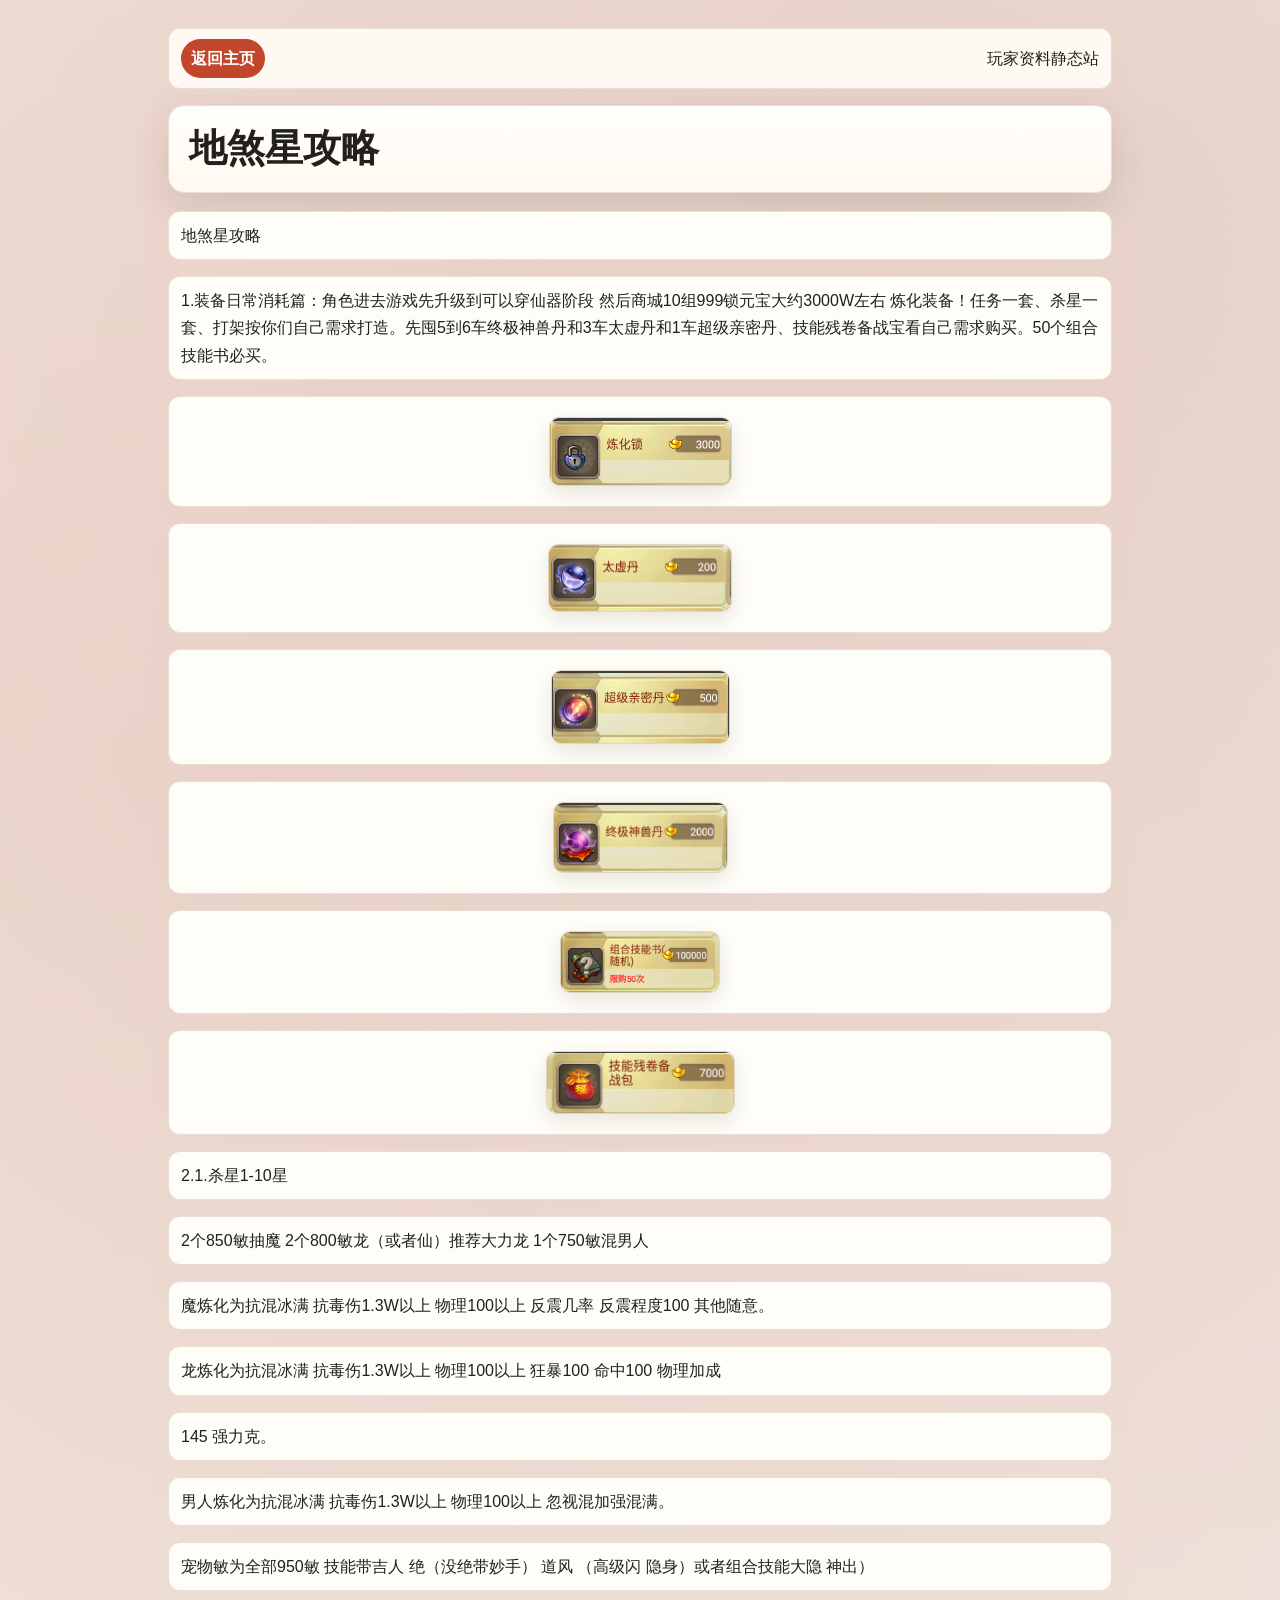
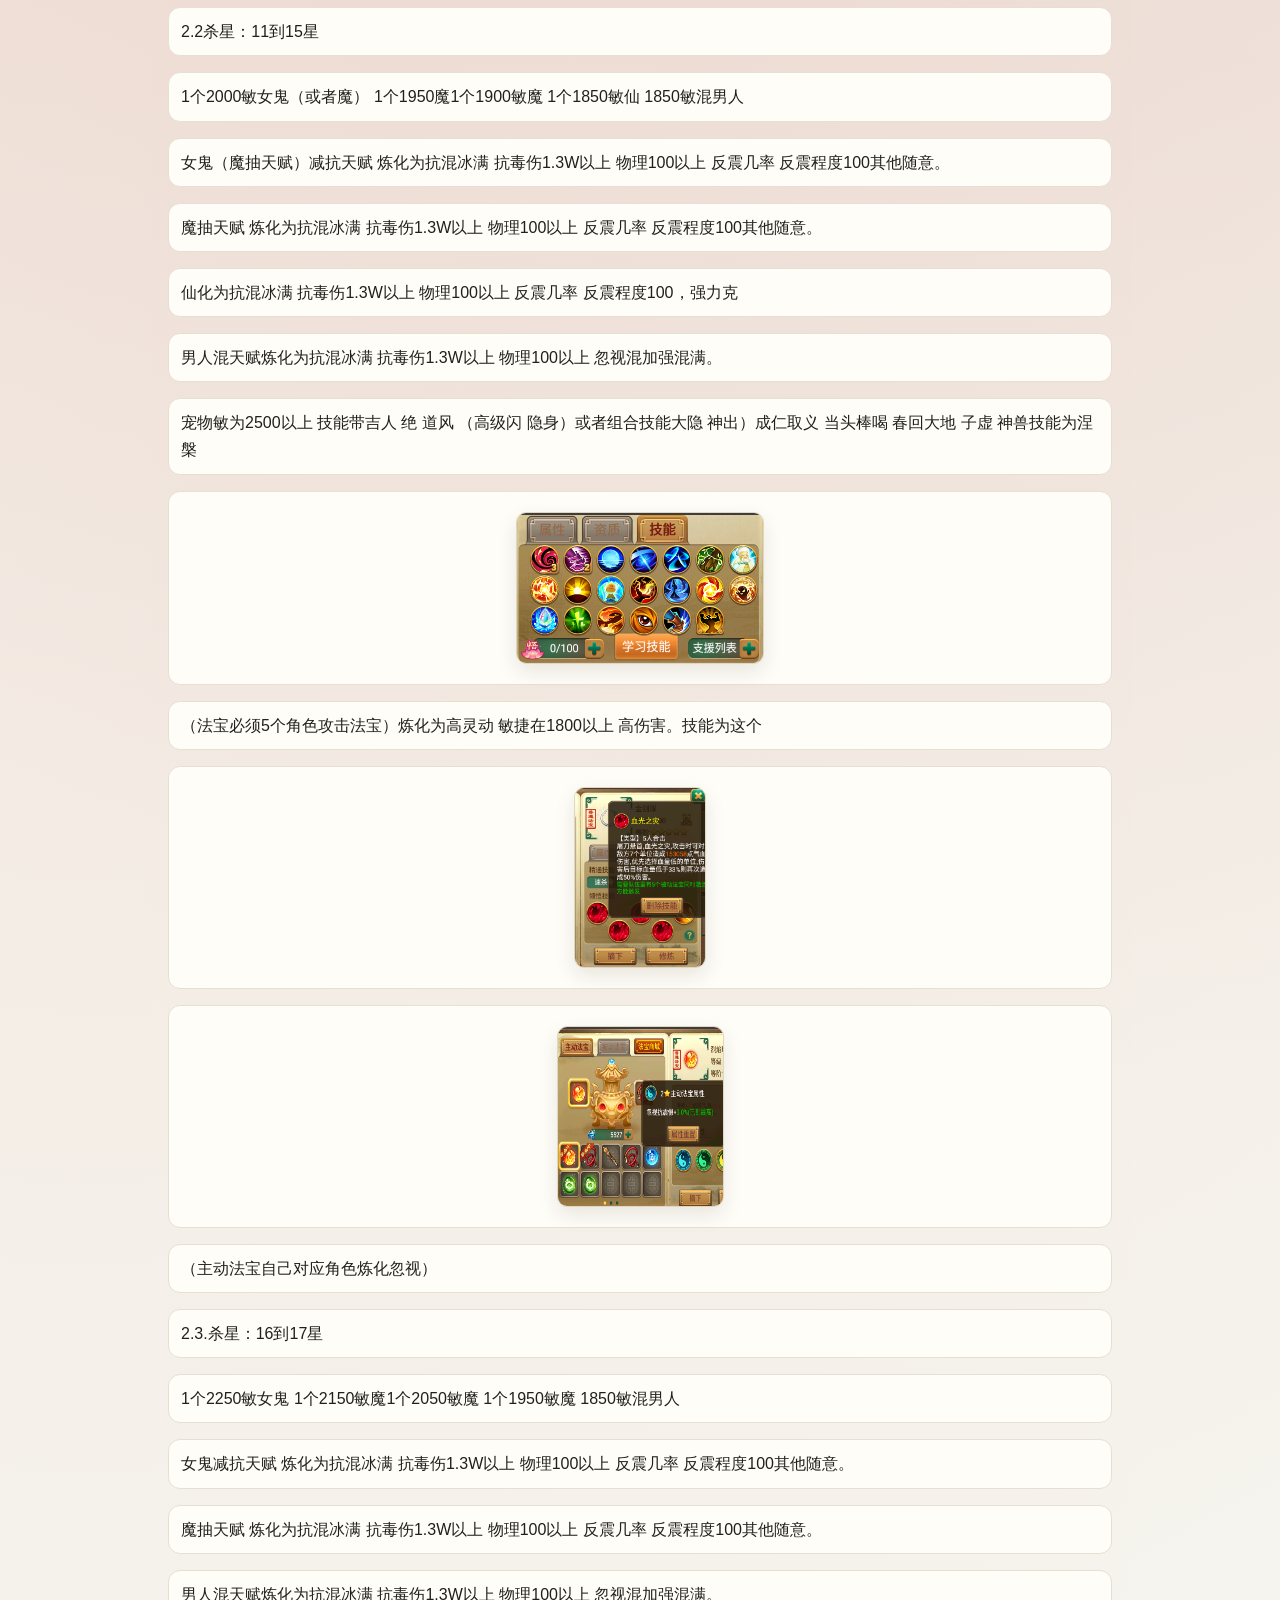
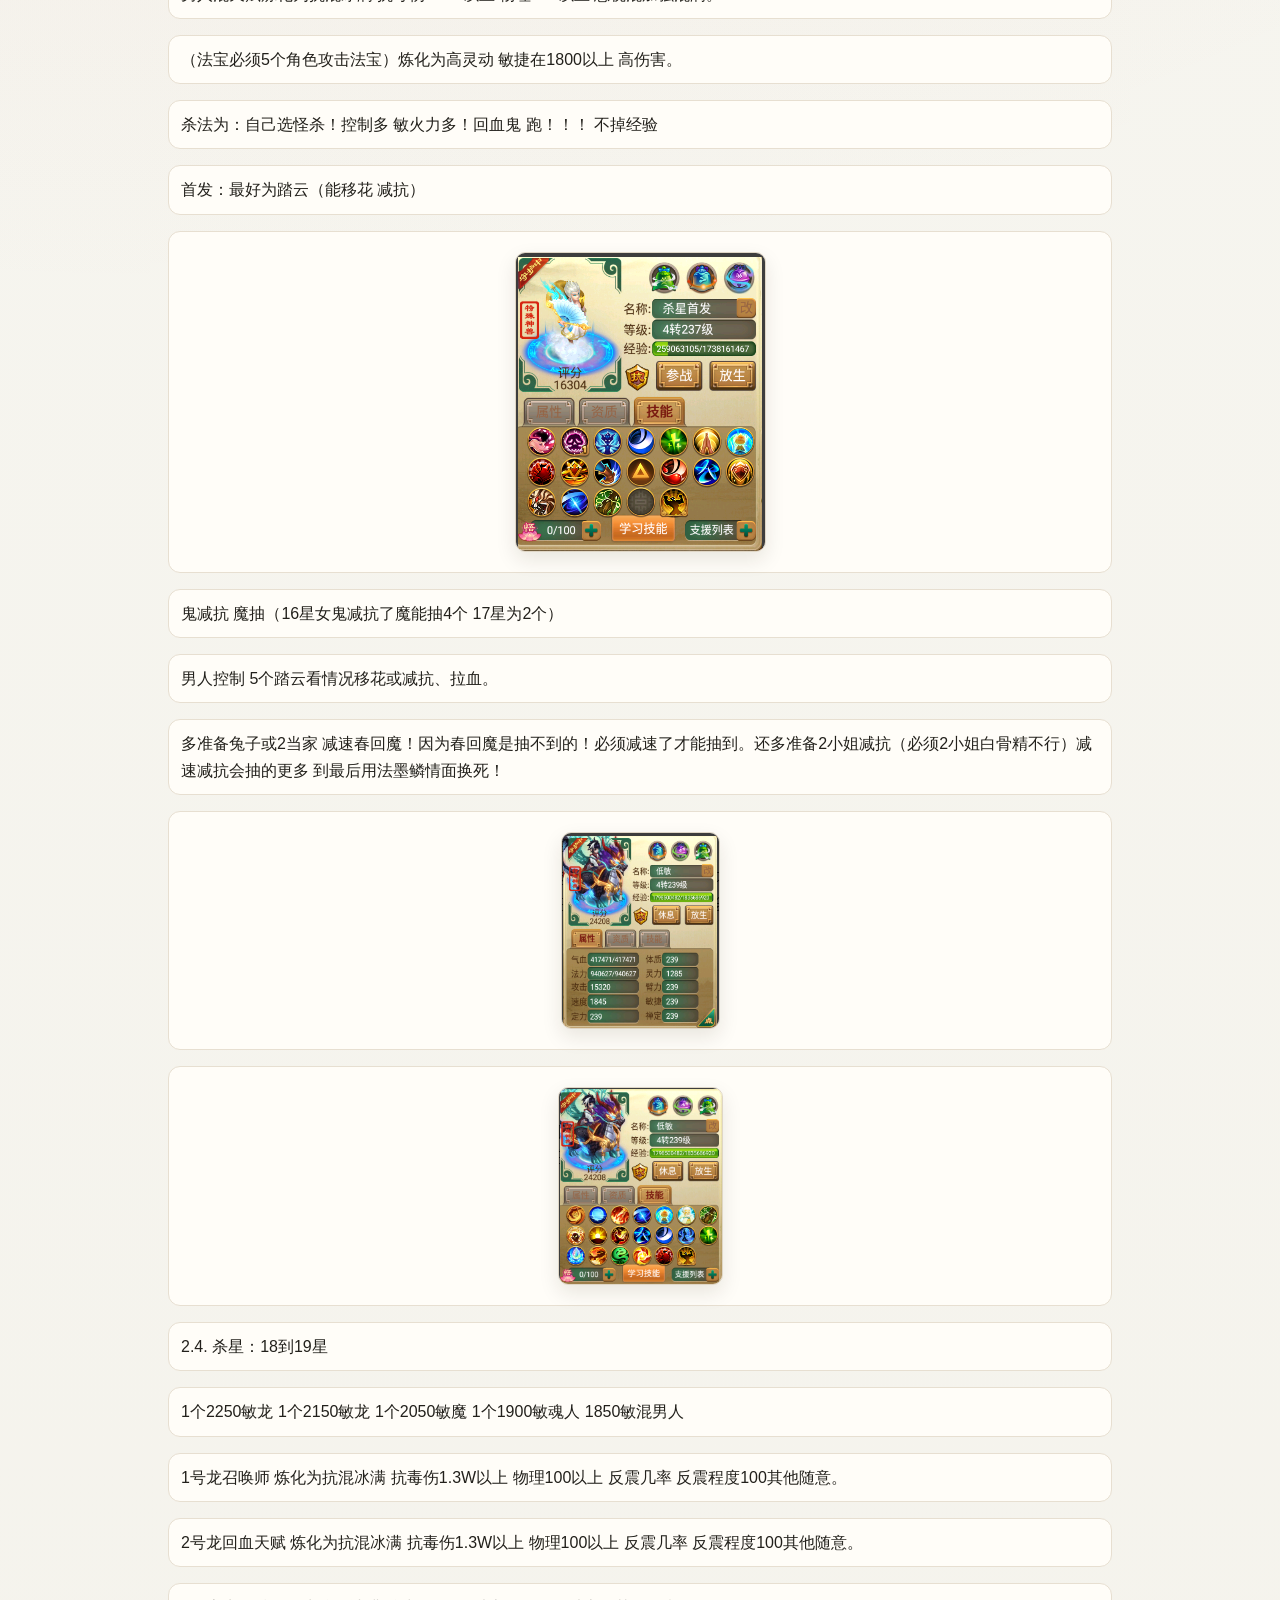
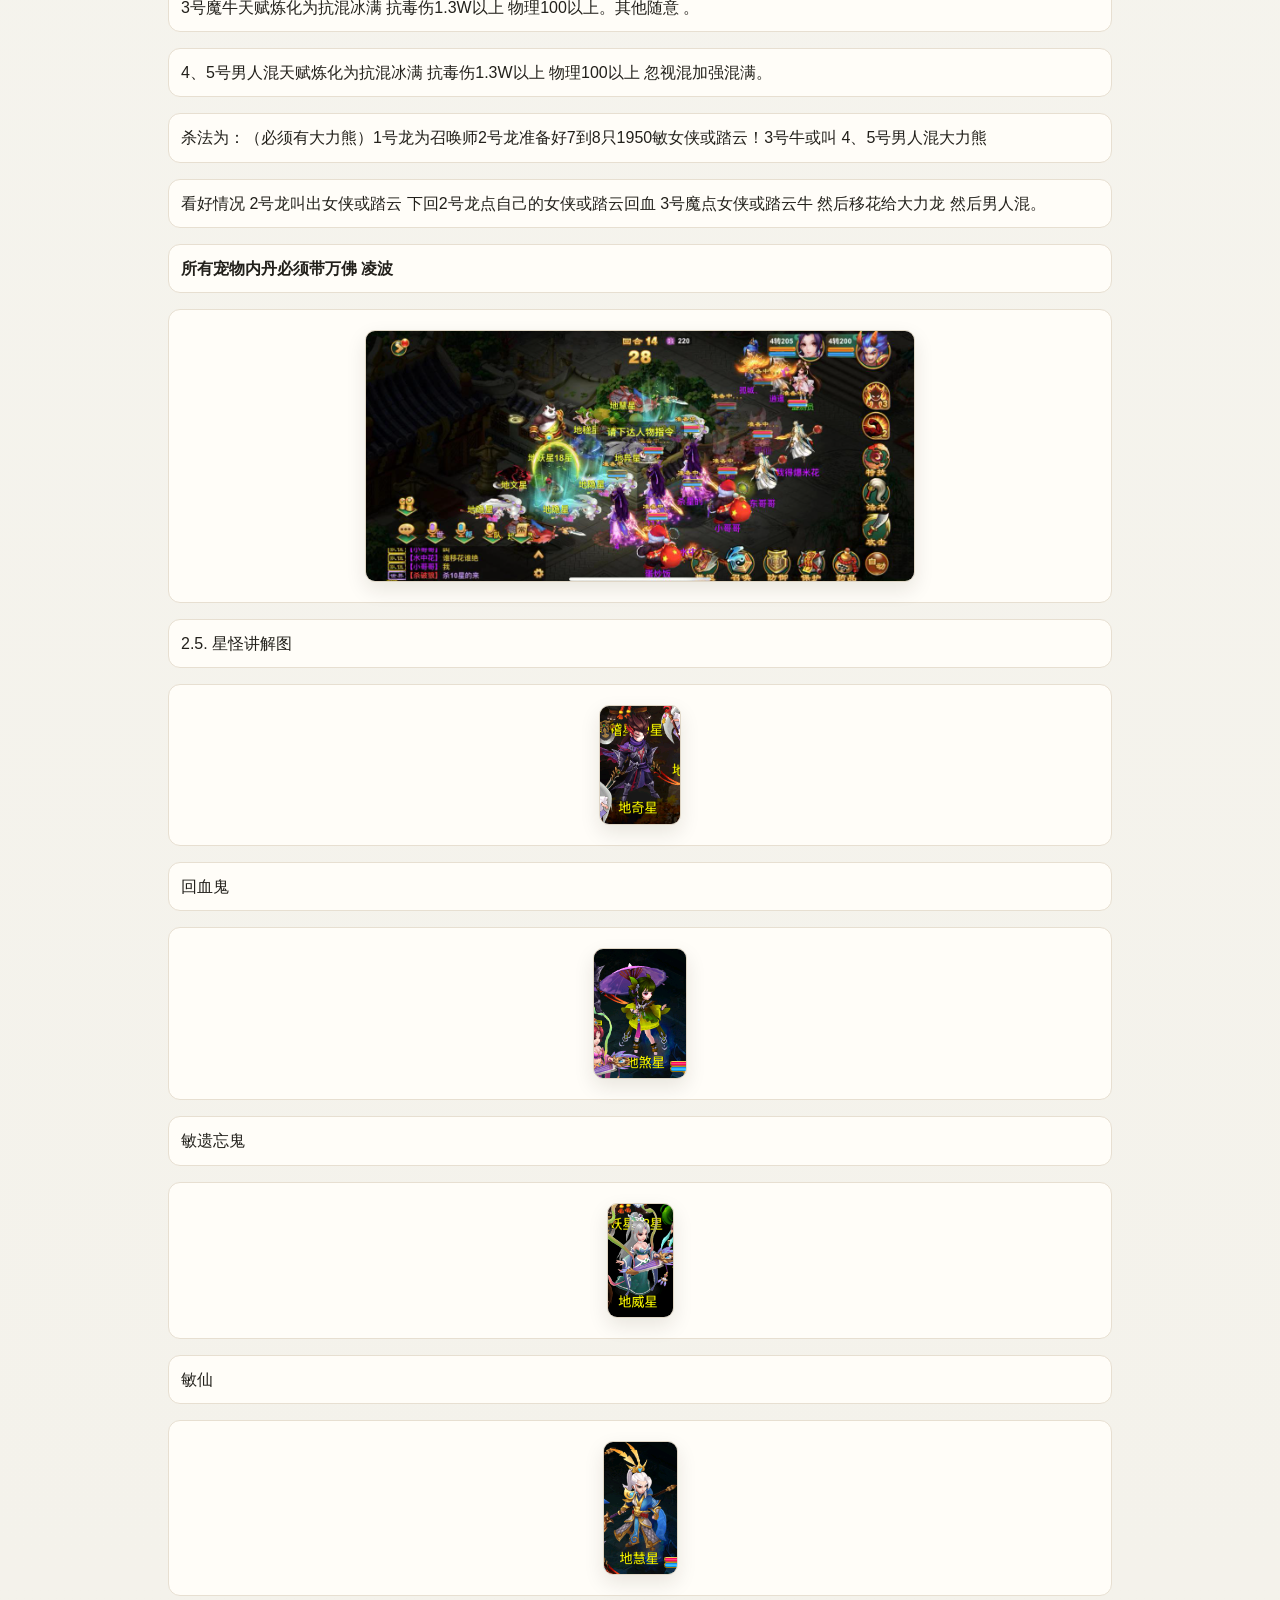
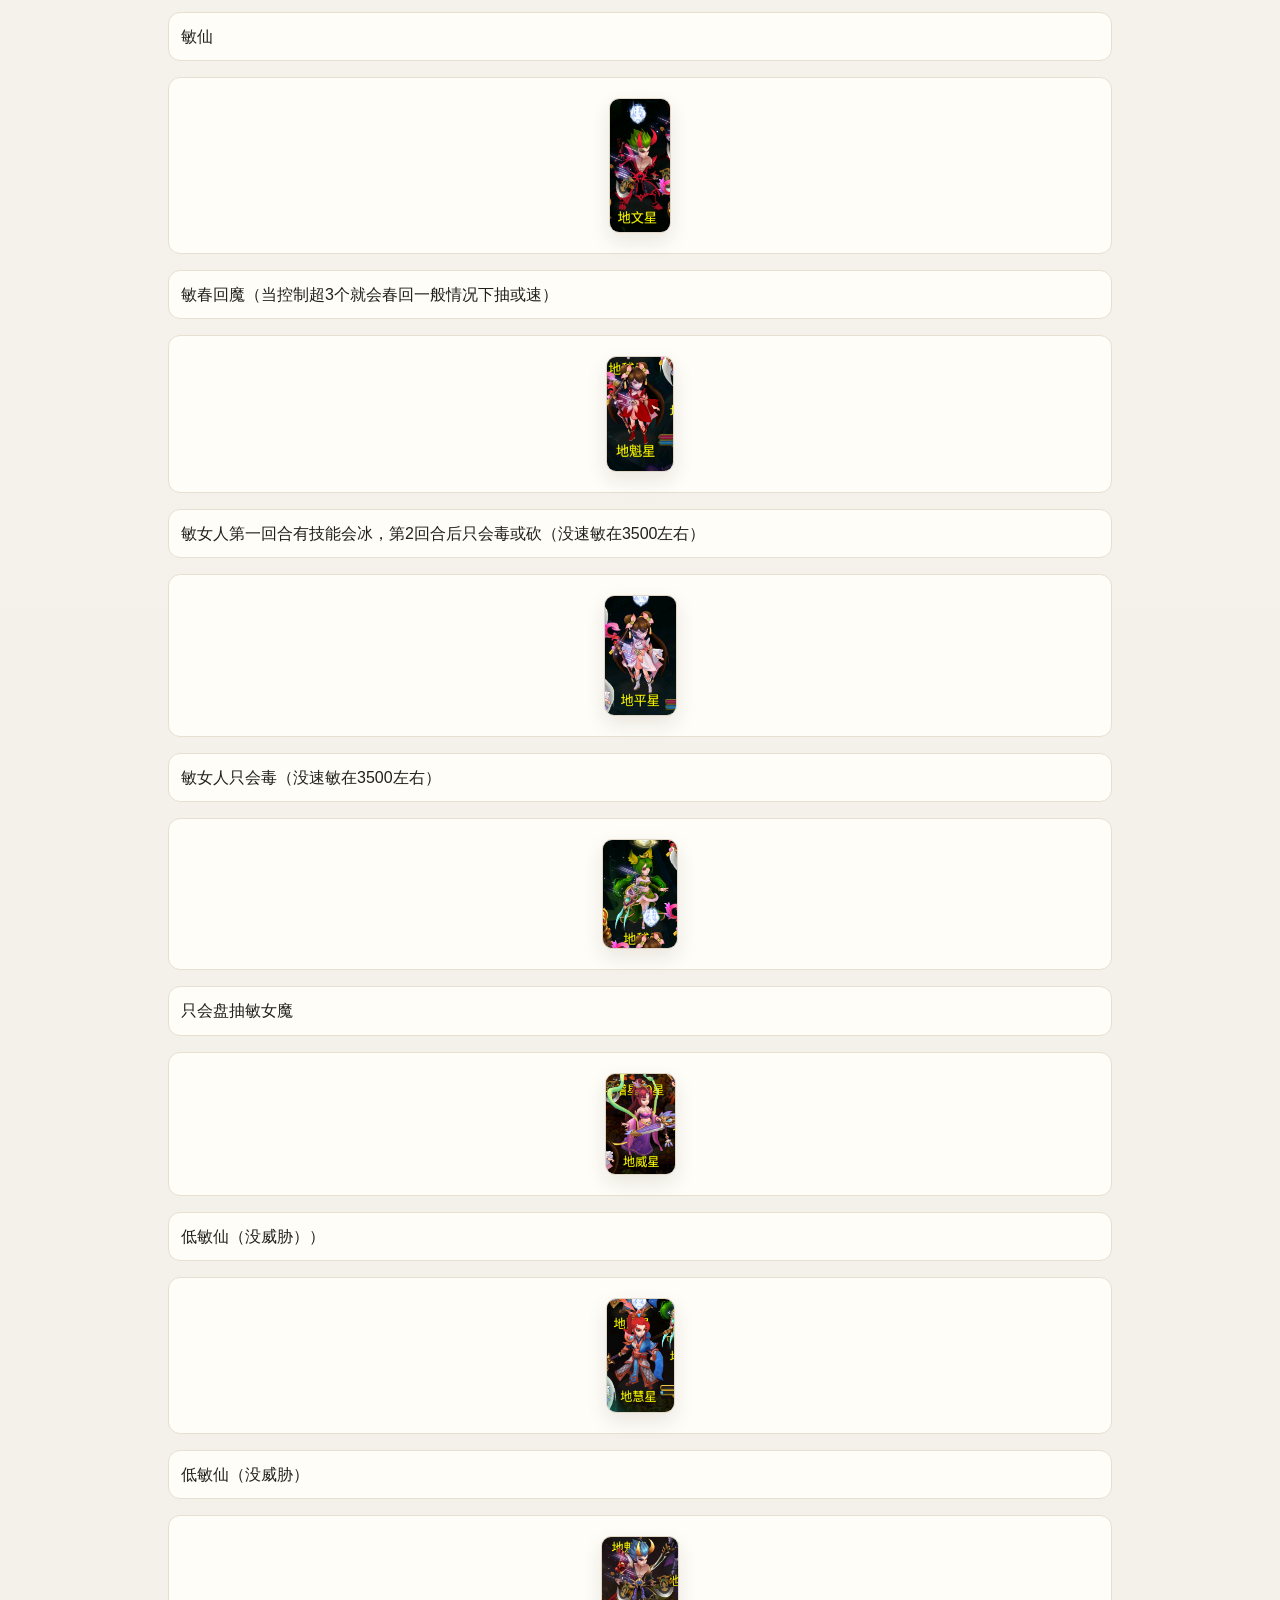
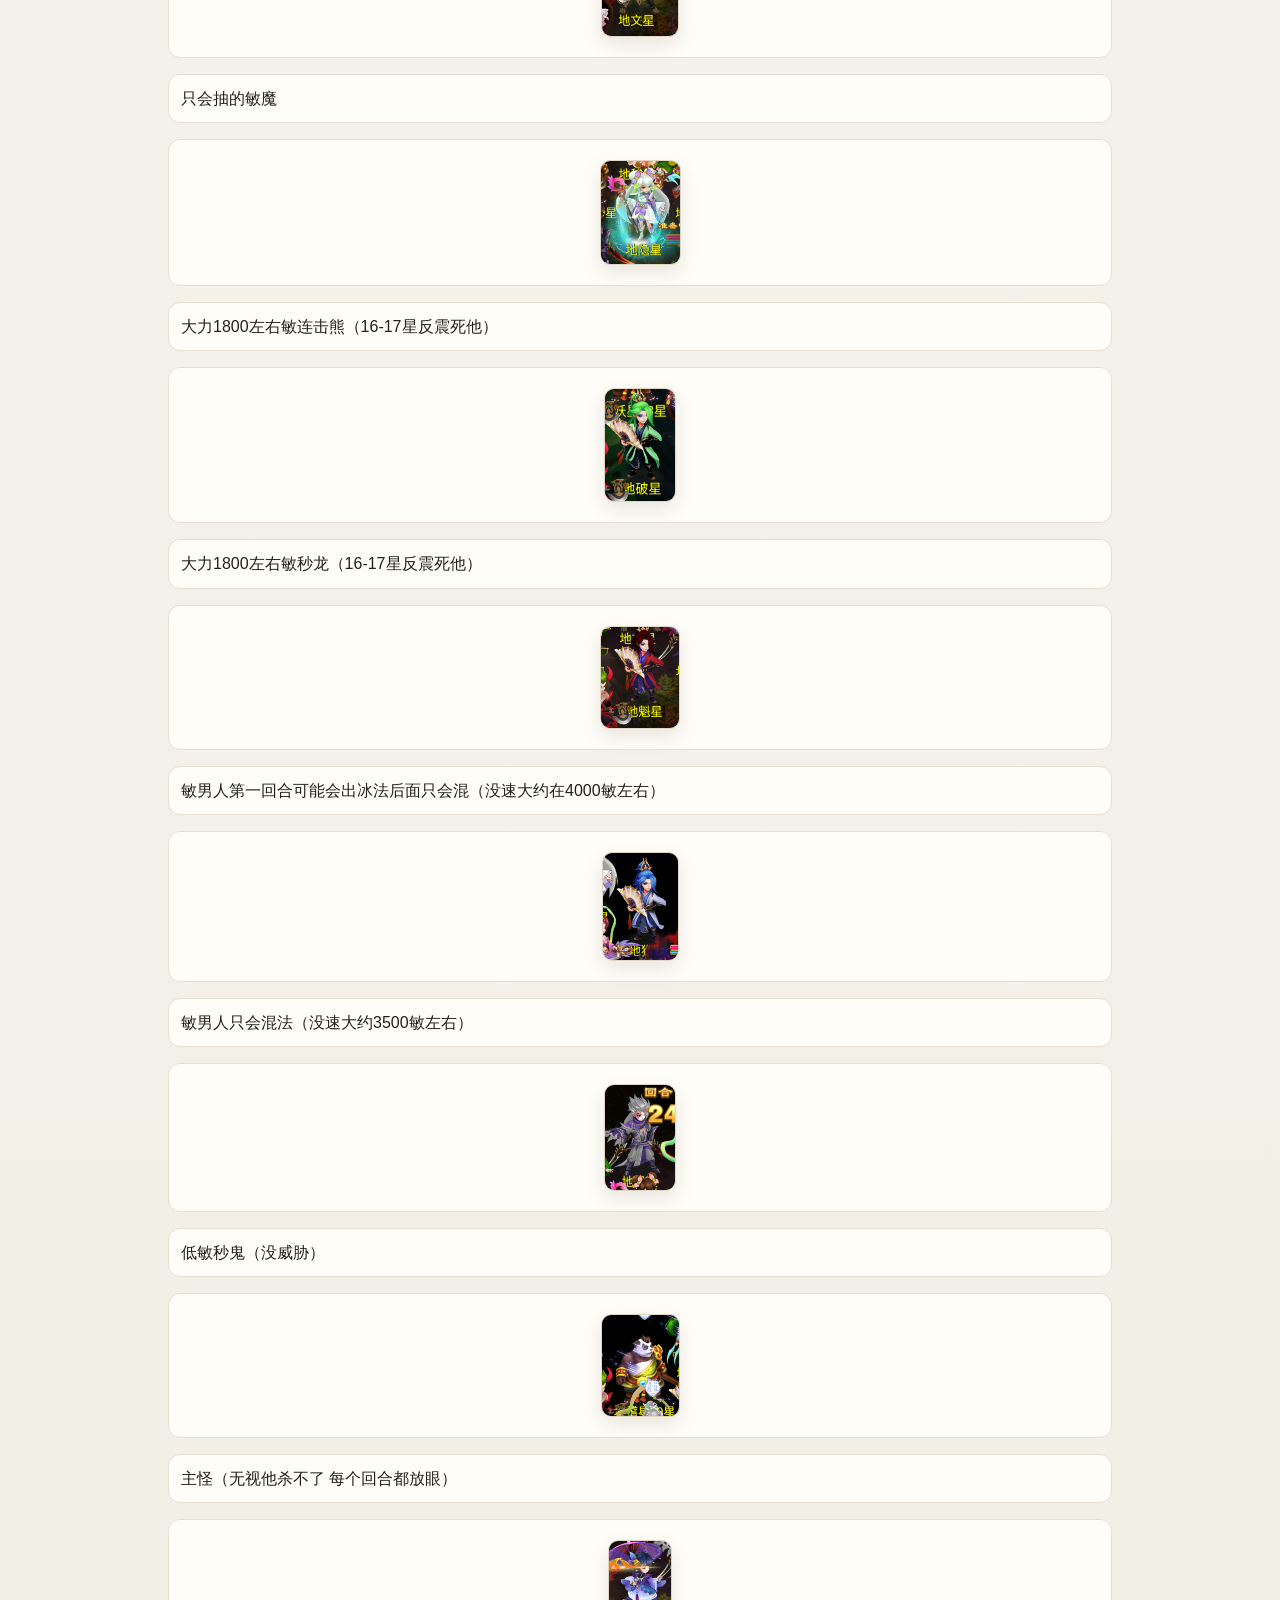
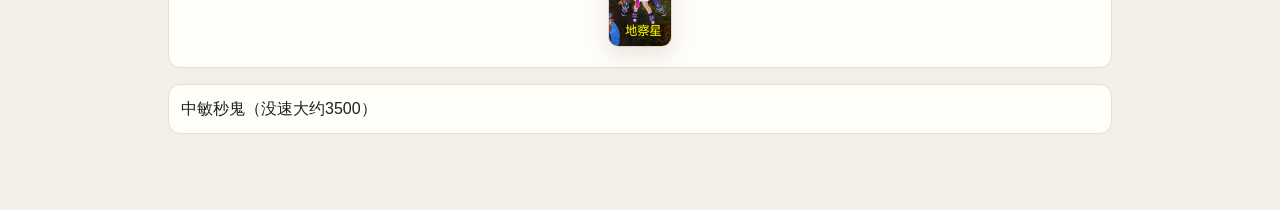
<file: earth-fiend-guide.html>
<!DOCTYPE html>
<html xmlns="http://www.w3.org/1999/xhtml">
<head>
  <meta charset="utf-8" />
  <meta name="generator" content="pandoc" />
  <meta name="viewport" content="width=device-width, initial-scale=1.0, user-scalable=yes" />
  <title>地煞星攻略</title>
  <style>
    /* Default styles provided by pandoc.
    ** See https://pandoc.org/MANUAL.html#variables-for-html for config info.
    */
    span.smallcaps{font-variant: small-caps;}
    div.columns{display: flex; gap: min(4vw, 1.5em);}
    div.column{flex: auto; overflow-x: auto;}
    div.hanging-indent{margin-left: 1.5em; text-indent: -1.5em;}
    /* The extra [class] is a hack that increases specificity enough to
       override a similar rule in reveal.js */
    ul.task-list[class]{list-style: none;}
    ul.task-list li input[type="checkbox"] {
      font-size: inherit;
      width: 0.8em;
      margin: 0 0.8em 0.2em -1.6em;
      vertical-align: middle;
    }
    .display.math{display: block; text-align: center; margin: 0.5rem auto;}
  </style>
  <link rel="stylesheet" href="styles.css" />
</head>
<body>
<nav class="site-nav"><a class="home-link" href="index.html">返回主页</a><span>玩家资料静态站</span></nav>

<header id="title-block-header">
<h1 class="title">地煞星攻略</h1>
</header>
<p>地煞星攻略</p>
<p>1.装备日常消耗篇：角色进去游戏先升级到可以穿仙器阶段
然后商城10组999锁元宝大约3000W左右
炼化装备！任务一套、杀星一套、打架按你们自己需求打造。先囤5到6车终极神兽丹和3车太虚丹和1车超级亲密丹、技能残卷备战宝看自己需求购买。50个组合技能书必买。</p>
<p><img src="assets/earth-fiend-guide/media/image1.png"
style="width:1.88542in;height:0.69792in" /></p>
<p><img src="assets/earth-fiend-guide/media/image2.png"
style="width:1.89583in;height:0.6875in" /></p>
<p><img src="assets/earth-fiend-guide/media/image3.png"
style="width:1.84375in;height:0.75in" /></p>
<p><img src="assets/earth-fiend-guide/media/image4.png"
style="width:1.86806in;height:0.71875in" /></p>
<p><img src="assets/earth-fiend-guide/media/image5.png"
style="width:1.88125in;height:0.625in" /></p>
<p><img src="assets/earth-fiend-guide/media/image6.png"
style="width:1.88056in;height:0.63542in" /></p>
<p>2.1.杀星1-10星</p>
<p>2个850敏抽魔 2个800敏龙（或者仙）推荐大力龙 1个750敏混男人</p>
<p>魔炼化为抗混冰满 抗毒伤1.3W以上 物理100以上 反震几率 反震程度100
其他随意。</p>
<p>龙炼化为抗混冰满 抗毒伤1.3W以上 物理100以上 狂暴100 命中100
物理加成</p>
<p>145 强力克。</p>
<p>男人炼化为抗混冰满 抗毒伤1.3W以上 物理100以上 忽视混加强混满。</p>
<p>宠物敏为全部950敏 技能带吉人 绝（没绝带妙手） 道风 （高级闪
隐身）或者组合技能大隐 神出）</p>
<p>2.2杀星：11到15星</p>
<p>1个2000敏女鬼（或者魔） 1个1950魔1个1900敏魔 1个1850敏仙
1850敏混男人</p>
<p>女鬼（魔抽天赋）减抗天赋 炼化为抗混冰满 抗毒伤1.3W以上 物理100以上
反震几率 反震程度100其他随意。</p>
<p>魔抽天赋 炼化为抗混冰满 抗毒伤1.3W以上 物理100以上 反震几率
反震程度100其他随意。</p>
<p>仙化为抗混冰满 抗毒伤1.3W以上 物理100以上 反震几率
反震程度100，强力克</p>
<p>男人混天赋炼化为抗混冰满 抗毒伤1.3W以上 物理100以上
忽视混加强混满。</p>
<p>宠物敏为2500以上 技能带吉人 绝 道风 （高级闪 隐身）或者组合技能大隐
神出）成仁取义 当头棒喝 春回大地 子虚 神兽技能为涅槃</p>
<p><img src="assets/earth-fiend-guide/media/image7.png"
style="width:2.5625in;height:1.5625in" /></p>
<p>（法宝必须5个角色攻击法宝）炼化为高灵动 敏捷在1800以上
高伤害。技能为这个</p>
<p><img src="assets/earth-fiend-guide/media/image8.png"
style="width:1.35417in;height:1.86458in" /></p>
<p><img src="assets/earth-fiend-guide/media/image9.png"
style="width:1.71875in;height:1.86458in" /></p>
<p>（主动法宝自己对应角色炼化忽视）</p>
<p>2.3.杀星：16到17星</p>
<p>1个2250敏女鬼 1个2150敏魔1个2050敏魔 1个1950敏魔 1850敏混男人</p>
<p>女鬼减抗天赋 炼化为抗混冰满 抗毒伤1.3W以上 物理100以上 反震几率
反震程度100其他随意。</p>
<p>魔抽天赋 炼化为抗混冰满 抗毒伤1.3W以上 物理100以上 反震几率
反震程度100其他随意。</p>
<p>男人混天赋炼化为抗混冰满 抗毒伤1.3W以上 物理100以上
忽视混加强混满。</p>
<p>（法宝必须5个角色攻击法宝）炼化为高灵动 敏捷在1800以上 高伤害。</p>
<p>杀法为：自己选怪杀！控制多 敏火力多！回血鬼 跑！！！ 不掉经验</p>
<p>首发：最好为踏云（能移花 减抗）</p>
<p><img src="assets/earth-fiend-guide/media/image10.png"
style="width:2.33194in;height:2.79167in" /></p>
<p>鬼减抗 魔抽（16星女鬼减抗了魔能抽4个 17星为2个）</p>
<p>男人控制 5个踏云看情况移花或减抗、拉血。</p>
<p>多准备兔子或2当家
减速春回魔！因为春回魔是抽不到的！必须减速了才能抽到。还多准备2小姐减抗（必须2小姐白骨精不行）减速减抗会抽的更多
到最后用法墨鳞情面换死！</p>
<p><img src="assets/earth-fiend-guide/media/image11.png"
style="width:1.63542in;height:2.03125in" /></p>
<p><img src="assets/earth-fiend-guide/media/image12.png"
style="width:1.69792in;height:2.04167in" /></p>
<p>2.4. 杀星：18到19星</p>
<p>1个2250敏龙 1个2150敏龙 1个2050敏魔 1个1900敏魂人 1850敏混男人</p>
<p>1号龙召唤师 炼化为抗混冰满 抗毒伤1.3W以上 物理100以上 反震几率
反震程度100其他随意。</p>
<p>2号龙回血天赋 炼化为抗混冰满 抗毒伤1.3W以上 物理100以上 反震几率
反震程度100其他随意。</p>
<p>3号魔牛天赋炼化为抗混冰满 抗毒伤1.3W以上 物理100以上。其他随意 。</p>
<p>4、5号男人混天赋炼化为抗混冰满 抗毒伤1.3W以上 物理100以上
忽视混加强混满。</p>
<p>杀法为：（必须有大力熊）1号龙为召唤师2号龙准备好7到8只1950敏女侠或踏云！3号牛或叫
4、5号男人混大力熊</p>
<p>看好情况 2号龙叫出女侠或踏云 下回2号龙点自己的女侠或踏云回血
3号魔点女侠或踏云牛 然后移花给大力龙 然后男人混。</p>
<p><strong>所有宠物内丹必须带万佛 凌波</strong></p>
<p><img src="assets/earth-fiend-guide/media/image13.png"
style="width:5.70833in;height:2.60417in" /></p>
<p>2.5. 星怪讲解图</p>
<p><img src="assets/earth-fiend-guide/media/image14.png"
style="width:0.83333in;height:1.22917in" alt="IMG_256" /></p>
<p>回血鬼</p>
<p><img src="assets/earth-fiend-guide/media/image15.png"
style="width:0.95833in;height:1.34375in" alt="IMG_256" /></p>
<p>敏遗忘鬼</p>
<p><img src="assets/earth-fiend-guide/media/image16.png"
style="width:0.67708in;height:1.17708in" alt="IMG_256" /></p>
<p>敏仙</p>
<p><img src="assets/earth-fiend-guide/media/image17.png"
style="width:0.76042in;height:1.375in" alt="IMG_257" /></p>
<p>敏仙</p>
<p><img src="assets/earth-fiend-guide/media/image18.png"
style="width:0.625in;height:1.38542in" alt="IMG_258" /></p>
<p>敏春回魔（当控制超3个就会春回一般情况下抽或速）</p>
<p><img src="assets/earth-fiend-guide/media/image19.png"
style="width:0.6875in;height:1.1875in" alt="IMG_259" /></p>
<p>敏女人第一回合有技能会冰，第2回合后只会毒或砍（没速敏在3500左右）</p>
<p><img src="assets/earth-fiend-guide/media/image20.png"
style="width:0.73958in;height:1.23958in" alt="IMG_260" /></p>
<p>敏女人只会毒（没速敏在3500左右）</p>
<p><img src="assets/earth-fiend-guide/media/image21.png"
style="width:0.77083in;height:1.125in" alt="IMG_261" /></p>
<p>只会盘抽敏女魔</p>
<p><img src="assets/earth-fiend-guide/media/image22.png"
style="width:0.71875in;height:1.04167in" alt="IMG_262" /></p>
<p>低敏仙（没威胁））</p>
<p><img src="assets/earth-fiend-guide/media/image23.png"
style="width:0.69792in;height:1.17708in" alt="IMG_263" /></p>
<p>低敏仙（没威胁）</p>
<p><img src="assets/earth-fiend-guide/media/image24.png"
style="width:0.79167in;height:1.03125in" alt="IMG_264" /></p>
<p>只会抽的敏魔</p>
<p><img src="assets/earth-fiend-guide/media/image25.png"
style="width:0.82292in;height:1.07292in" alt="IMG_265" /></p>
<p>大力1800左右敏连击熊（16-17星反震死他）</p>
<p><img src="assets/earth-fiend-guide/media/image26.png"
style="width:0.72917in;height:1.16667in" alt="IMG_266" /></p>
<p>大力1800左右敏秒龙（16-17星反震死他）</p>
<p><img src="assets/earth-fiend-guide/media/image27.png"
style="width:0.8125in;height:1.05208in" alt="IMG_267" /></p>
<p>敏男人第一回合可能会出冰法后面只会混（没速大约在4000敏左右）</p>
<p><img src="assets/earth-fiend-guide/media/image28.png"
style="width:0.78125in;height:1.11458in" alt="IMG_268" /></p>
<p>敏男人只会混法（没速大约3500敏左右）</p>
<p><img src="assets/earth-fiend-guide/media/image29.png"
style="width:0.72917in;height:1.09375in" alt="IMG_269" /></p>
<p>低敏秒鬼（没威胁）</p>
<p><img src="assets/earth-fiend-guide/media/image30.png"
style="width:0.80208in;height:1.05208in" alt="IMG_270" /></p>
<p>主怪（无视他杀不了 每个回合都放眼）</p>
<p><img src="assets/earth-fiend-guide/media/image31.png"
style="width:0.64583in;height:1.09375in" alt="IMG_271" /></p>
<p>中敏秒鬼（没速大约3500）</p>
  <script src="toc.js" defer></script>
</body>
</html>
</file>
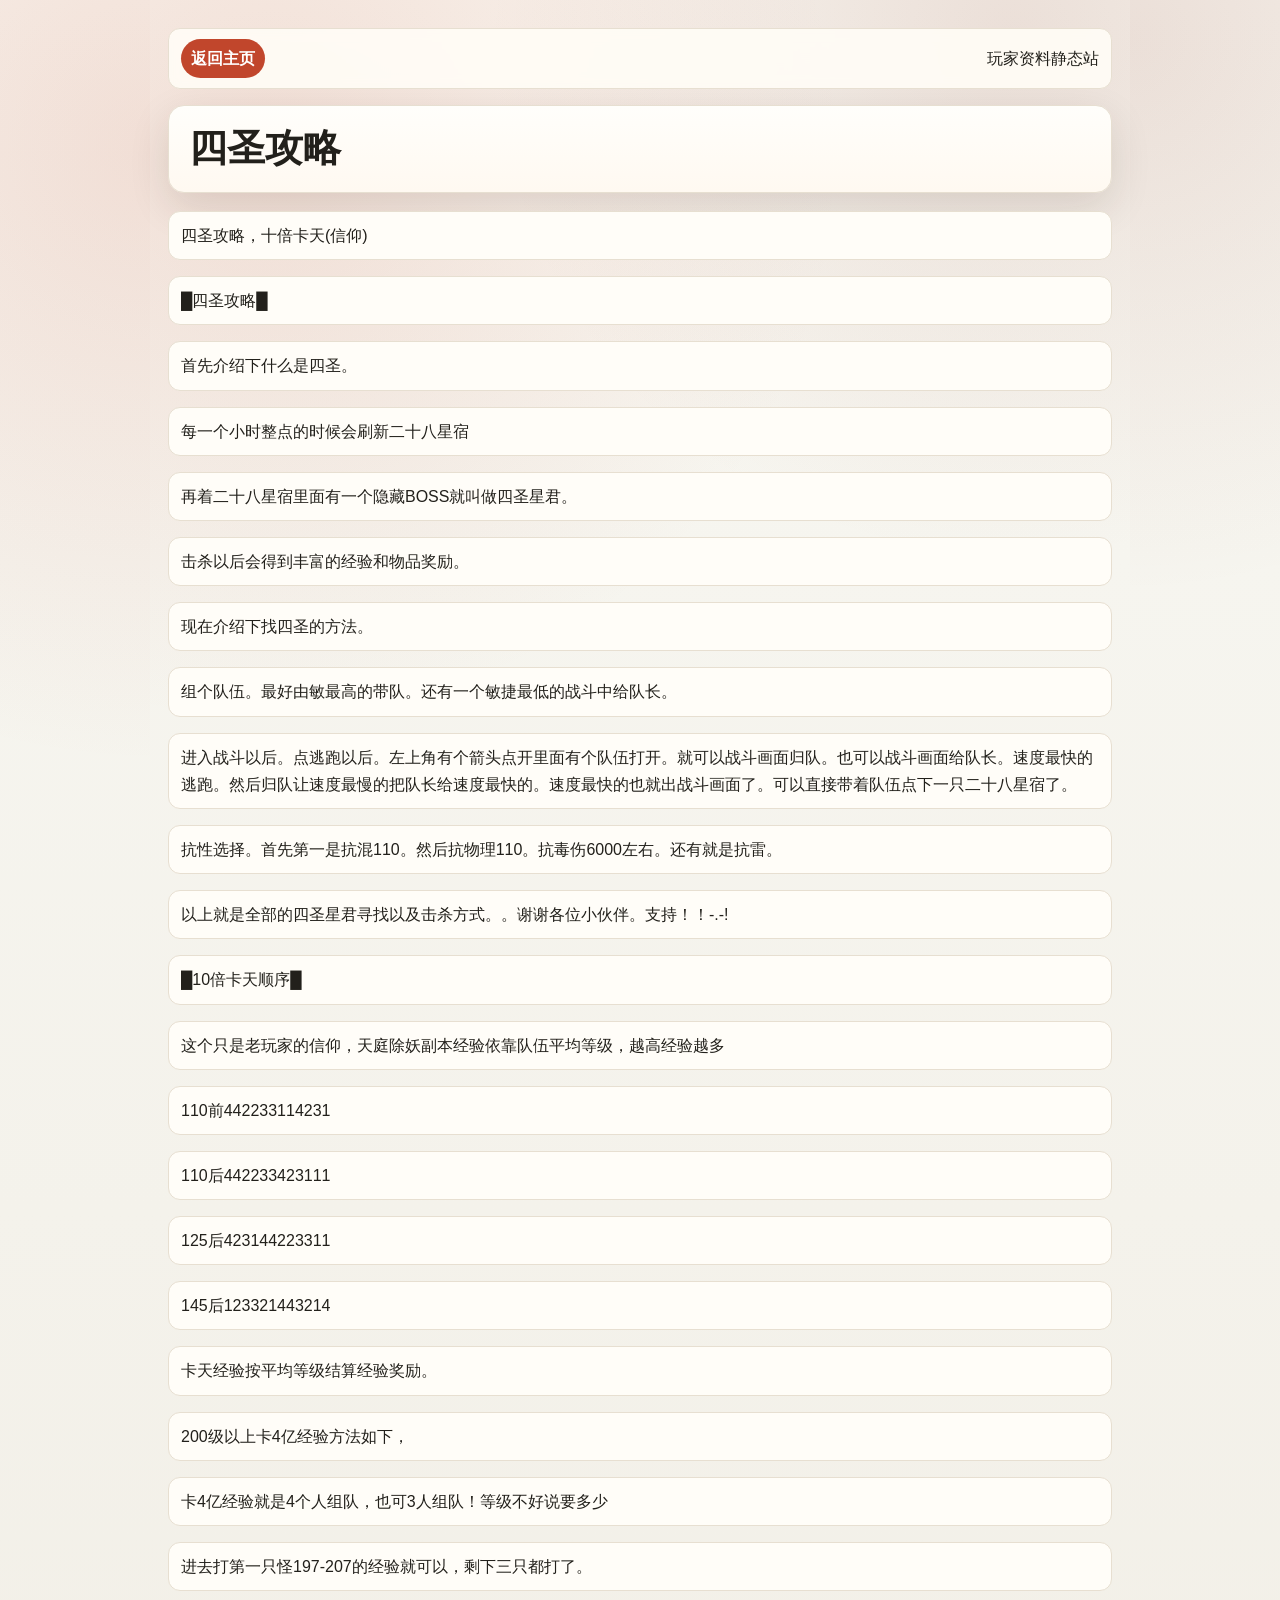
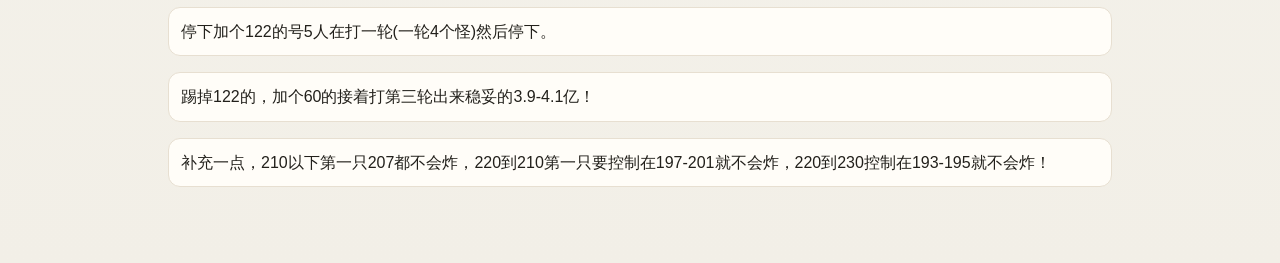
<file: four-saints-guide.html>
<!DOCTYPE html>
<html xmlns="http://www.w3.org/1999/xhtml">
<head>
  <meta charset="utf-8" />
  <meta name="generator" content="pandoc" />
  <meta name="viewport" content="width=device-width, initial-scale=1.0, user-scalable=yes" />
  <title>四圣攻略</title>
  <style>
    /* Default styles provided by pandoc.
    ** See https://pandoc.org/MANUAL.html#variables-for-html for config info.
    */
    span.smallcaps{font-variant: small-caps;}
    div.columns{display: flex; gap: min(4vw, 1.5em);}
    div.column{flex: auto; overflow-x: auto;}
    div.hanging-indent{margin-left: 1.5em; text-indent: -1.5em;}
    /* The extra [class] is a hack that increases specificity enough to
       override a similar rule in reveal.js */
    ul.task-list[class]{list-style: none;}
    ul.task-list li input[type="checkbox"] {
      font-size: inherit;
      width: 0.8em;
      margin: 0 0.8em 0.2em -1.6em;
      vertical-align: middle;
    }
    .display.math{display: block; text-align: center; margin: 0.5rem auto;}
  </style>
  <link rel="stylesheet" href="styles.css" />
</head>
<body>
<nav class="site-nav"><a class="home-link" href="index.html">返回主页</a><span>玩家资料静态站</span></nav>

<header id="title-block-header">
<h1 class="title">四圣攻略</h1>
</header>
<p>四圣攻略，十倍卡天(信仰)</p>
<p>█四圣攻略█</p>
<p>首先介绍下什么是四圣。</p>
<p>每一个小时整点的时候会刷新二十八星宿</p>
<p>再着二十八星宿里面有一个隐藏BOSS就叫做四圣星君。</p>
<p>击杀以后会得到丰富的经验和物品奖励。</p>
<p>现在介绍下找四圣的方法。</p>
<p>组个队伍。最好由敏最高的带队。还有一个敏捷最低的战斗中给队长。</p>
<p>进入战斗以后。点逃跑以后。左上角有个箭头点开里面有个队伍打开。就可以战斗画面归队。也可以战斗画面给队长。速度最快的逃跑。然后归队让速度最慢的把队长给速度最快的。速度最快的也就出战斗画面了。可以直接带着队伍点下一只二十八星宿了。</p>
<p>抗性选择。首先第一是抗混110。然后抗物理110。抗毒伤6000左右。还有就是抗雷。</p>
<p>以上就是全部的四圣星君寻找以及击杀方式。。谢谢各位小伙伴。支持！！-.-!</p>
<p>█10倍卡天顺序█</p>
<p>这个只是老玩家的信仰，天庭除妖副本经验依靠队伍平均等级，越高经验越多</p>
<p>110前442233114231</p>
<p>110后442233423111</p>
<p>125后423144223311</p>
<p>145后123321443214</p>
<p>卡天经验按平均等级结算经验奖励。</p>
<p>200级以上卡4亿经验方法如下，</p>
<p>卡4亿经验就是4个人组队，也可3人组队！等级不好说要多少</p>
<p>进去打第一只怪197-207的经验就可以，剩下三只都打了。</p>
<p>停下加个122的号5人在打一轮(一轮4个怪)然后停下。</p>
<p>踢掉122的，加个60的接着打第三轮出来稳妥的3.9-4.1亿！</p>
<p>补充一点，210以下第一只207都不会炸，220到210第一只要控制在197-201就不会炸，220到230控制在193-195就不会炸！</p>
  <script src="toc.js" defer></script>
</body>
</html>
</file>
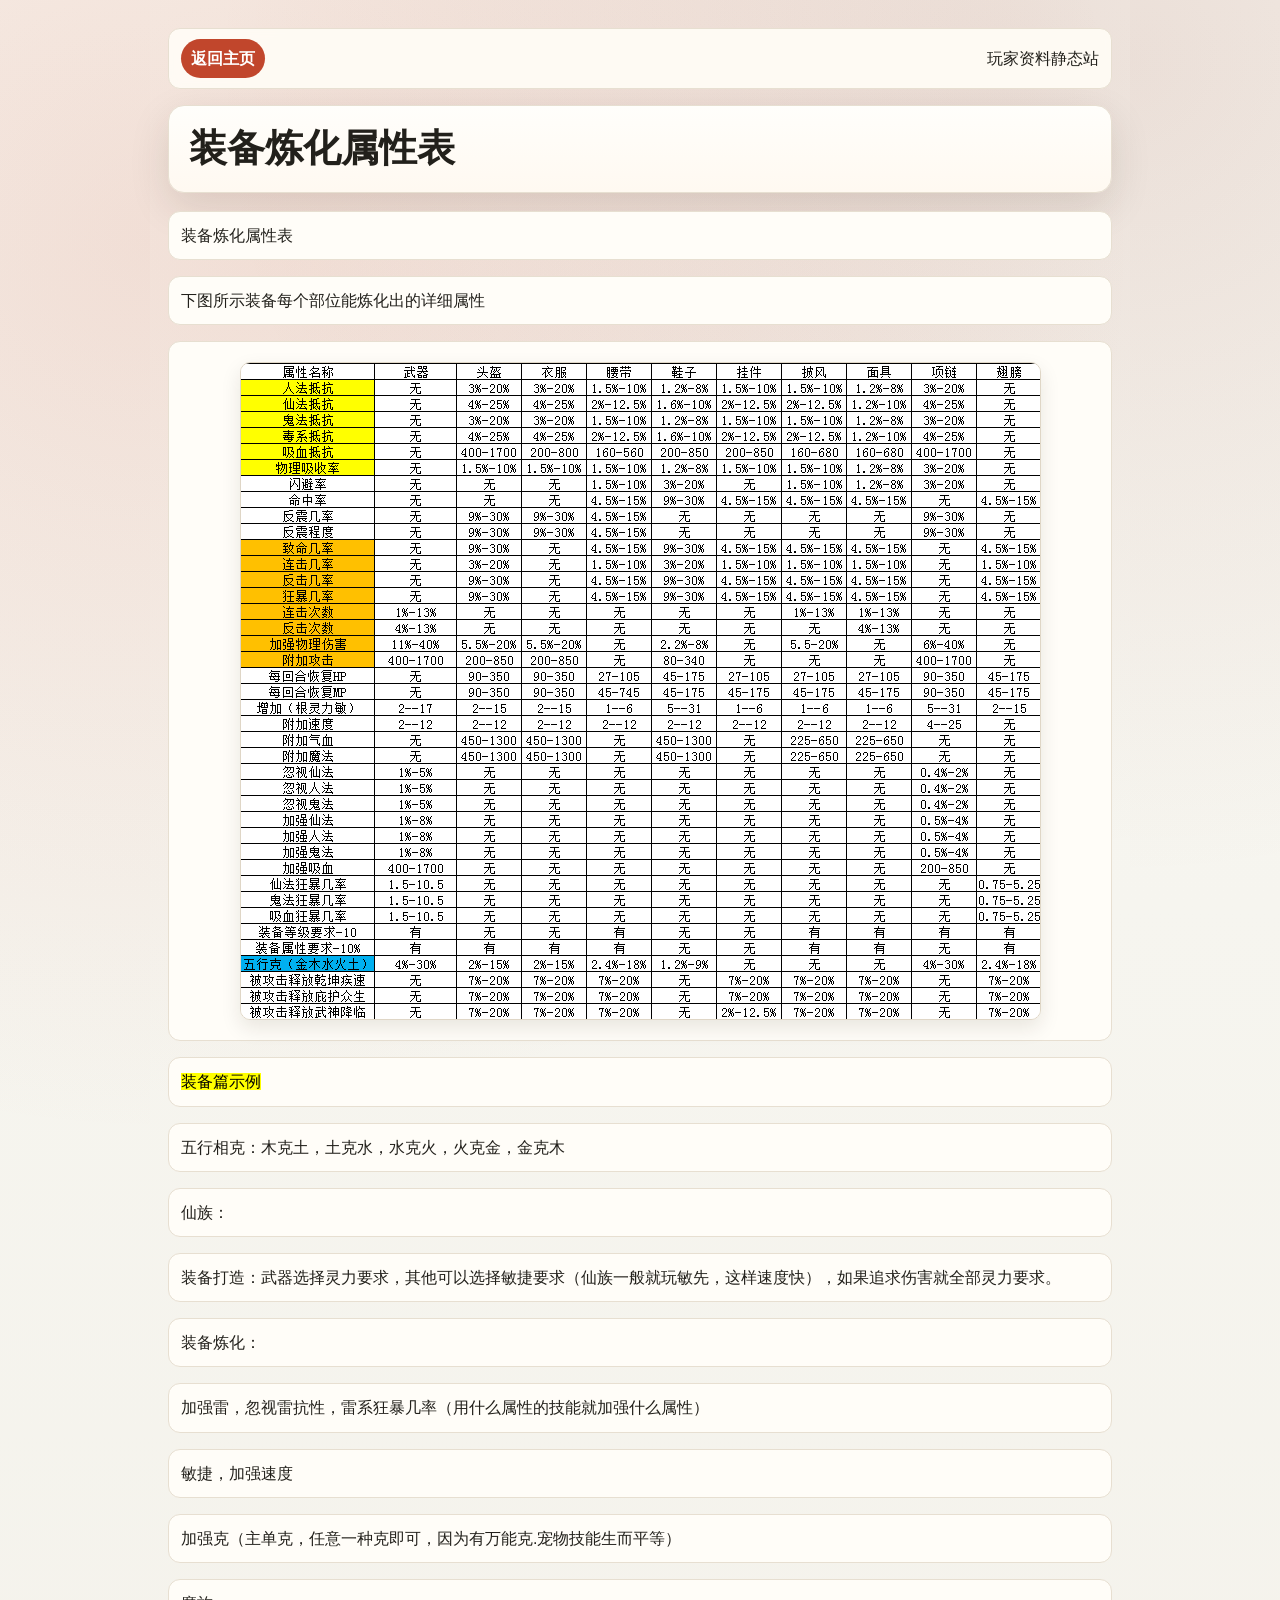
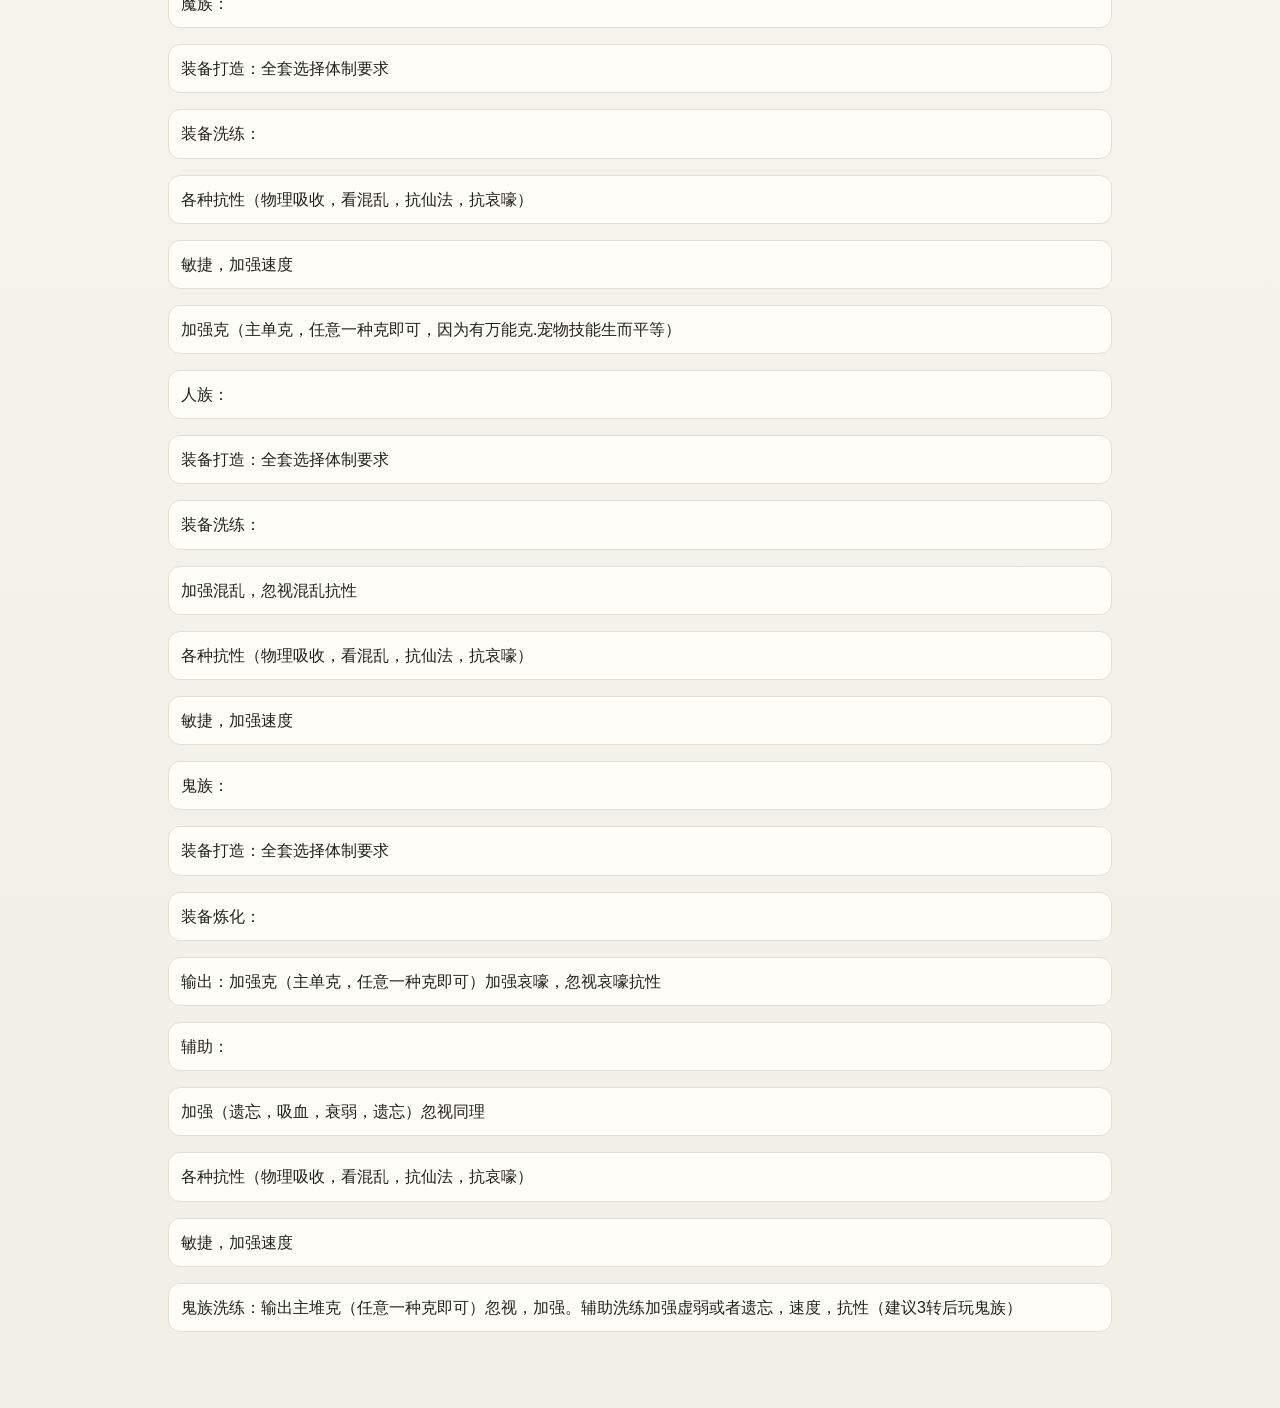
<file: gear-refine-attributes.html>
<!DOCTYPE html>
<html xmlns="http://www.w3.org/1999/xhtml">
<head>
  <meta charset="utf-8" />
  <meta name="generator" content="pandoc" />
  <meta name="viewport" content="width=device-width, initial-scale=1.0, user-scalable=yes" />
  <title>装备炼化属性表</title>
  <style>
    /* Default styles provided by pandoc.
    ** See https://pandoc.org/MANUAL.html#variables-for-html for config info.
    */
    span.smallcaps{font-variant: small-caps;}
    div.columns{display: flex; gap: min(4vw, 1.5em);}
    div.column{flex: auto; overflow-x: auto;}
    div.hanging-indent{margin-left: 1.5em; text-indent: -1.5em;}
    /* The extra [class] is a hack that increases specificity enough to
       override a similar rule in reveal.js */
    ul.task-list[class]{list-style: none;}
    ul.task-list li input[type="checkbox"] {
      font-size: inherit;
      width: 0.8em;
      margin: 0 0.8em 0.2em -1.6em;
      vertical-align: middle;
    }
    .display.math{display: block; text-align: center; margin: 0.5rem auto;}
  </style>
  <link rel="stylesheet" href="styles.css" />
</head>
<body>
<nav class="site-nav"><a class="home-link" href="index.html">返回主页</a><span>玩家资料静态站</span></nav>

<header id="title-block-header">
<h1 class="title">装备炼化属性表</h1>
</header>
<p>装备炼化属性表</p>
<p>下图所示装备每个部位能炼化出的详细属性</p>
<p><img src="assets/gear-refine-attributes/media/image1.png"
style="width:7.24653in;height:5.32917in" alt="装备炼化表" /></p>
<p><mark>装备篇示例</mark></p>
<p>五行相克：木克土，土克水，水克火，火克金，金克木</p>
<p>仙族：</p>
<p>装备打造：武器选择灵力要求，其他可以选择敏捷要求（仙族一般就玩敏先，这样速度快），如果追求伤害就全部灵力要求。</p>
<p>装备炼化：</p>
<p>加强雷，忽视雷抗性，雷系狂暴几率（用什么属性的技能就加强什么属性）</p>
<p>敏捷，加强速度</p>
<p>加强克（主单克，任意一种克即可，因为有万能克.宠物技能生而平等）</p>
<p>魔族：</p>
<p>装备打造：全套选择体制要求</p>
<p>装备洗练：</p>
<p>各种抗性（物理吸收，看混乱，抗仙法，抗哀嚎）</p>
<p>敏捷，加强速度</p>
<p>加强克（主单克，任意一种克即可，因为有万能克.宠物技能生而平等）</p>
<p>人族：</p>
<p>装备打造：全套选择体制要求</p>
<p>装备洗练：</p>
<p>加强混乱，忽视混乱抗性</p>
<p>各种抗性（物理吸收，看混乱，抗仙法，抗哀嚎）</p>
<p>敏捷，加强速度</p>
<p>鬼族：</p>
<p>装备打造：全套选择体制要求</p>
<p>装备炼化：</p>
<p>输出：加强克（主单克，任意一种克即可）加强哀嚎，忽视哀嚎抗性</p>
<p>辅助：</p>
<p>加强（遗忘，吸血，衰弱，遗忘）忽视同理</p>
<p>各种抗性（物理吸收，看混乱，抗仙法，抗哀嚎）</p>
<p>敏捷，加强速度</p>
<p>鬼族洗练：输出主堆克（任意一种克即可）忽视，加强。辅助洗练加强虚弱或者遗忘，速度，抗性（建议3转后玩鬼族）</p>
  <script src="toc.js" defer></script>
</body>
</html>
</file>
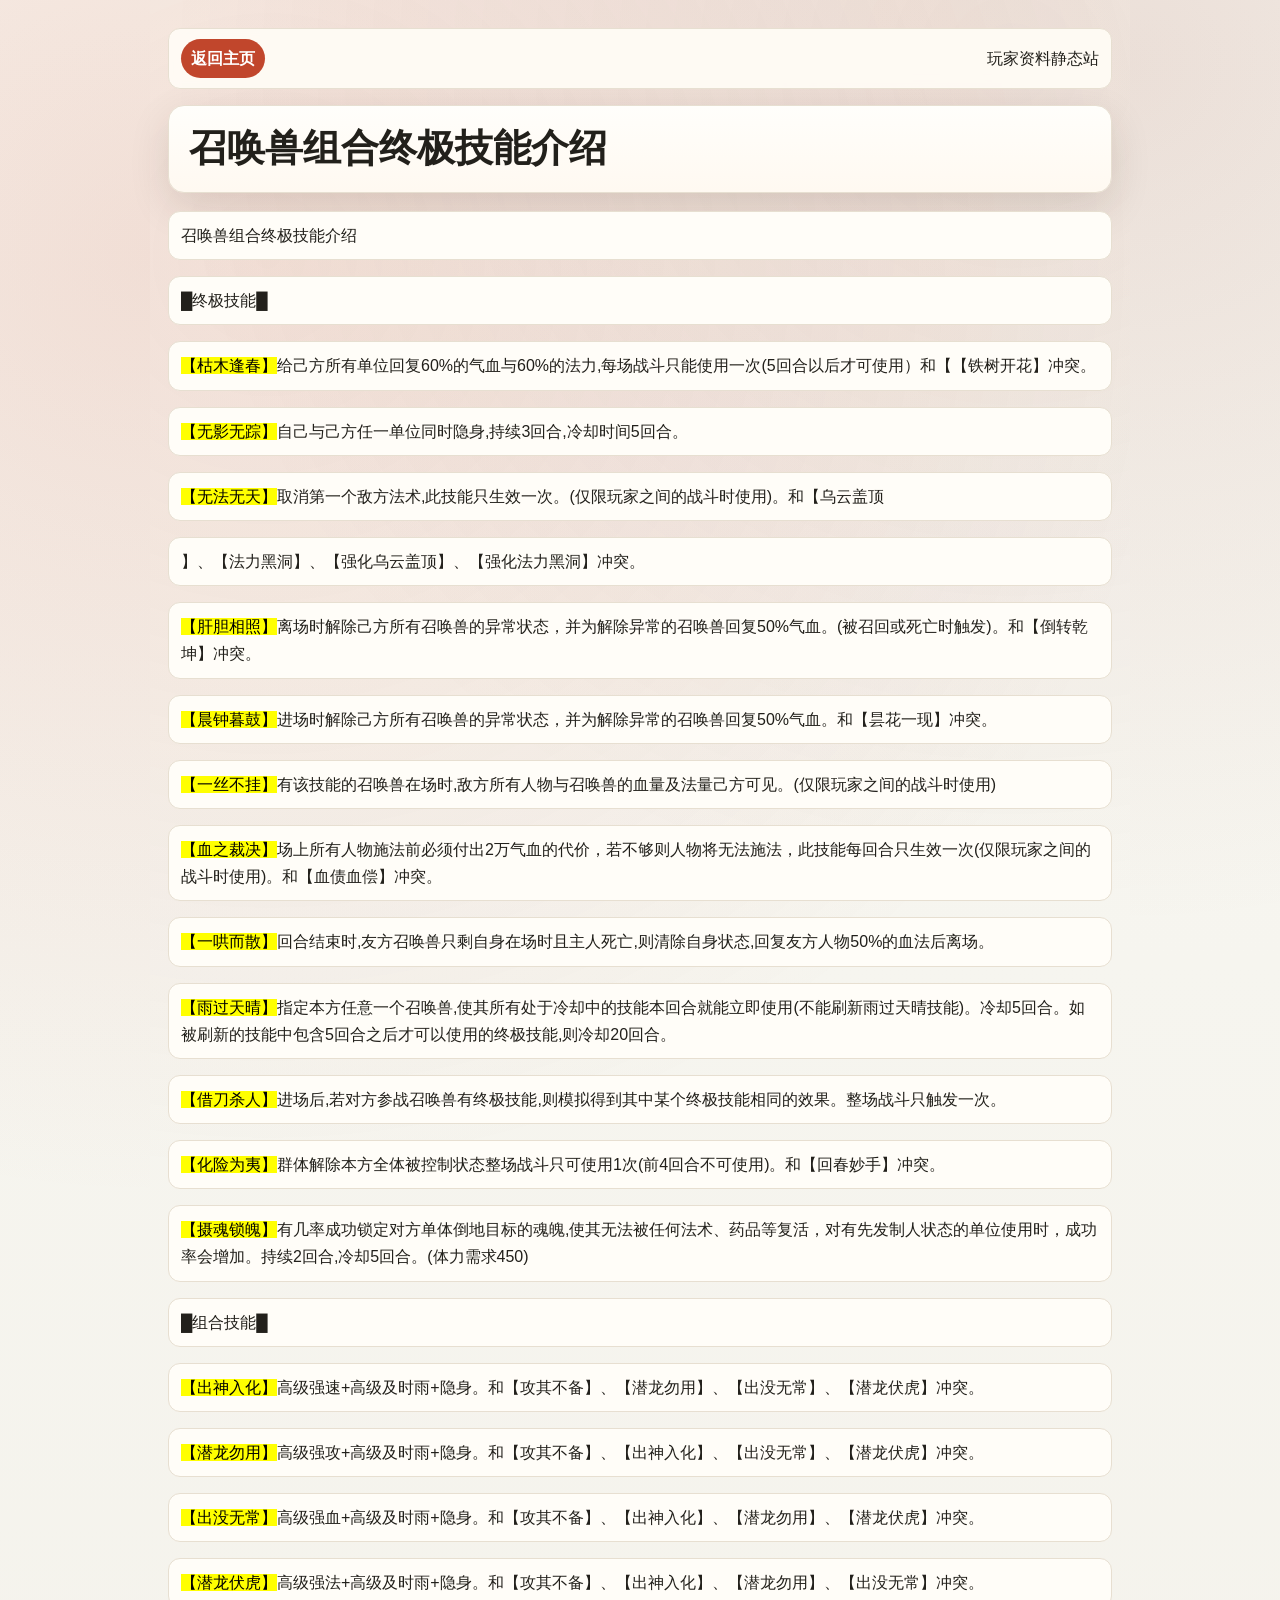
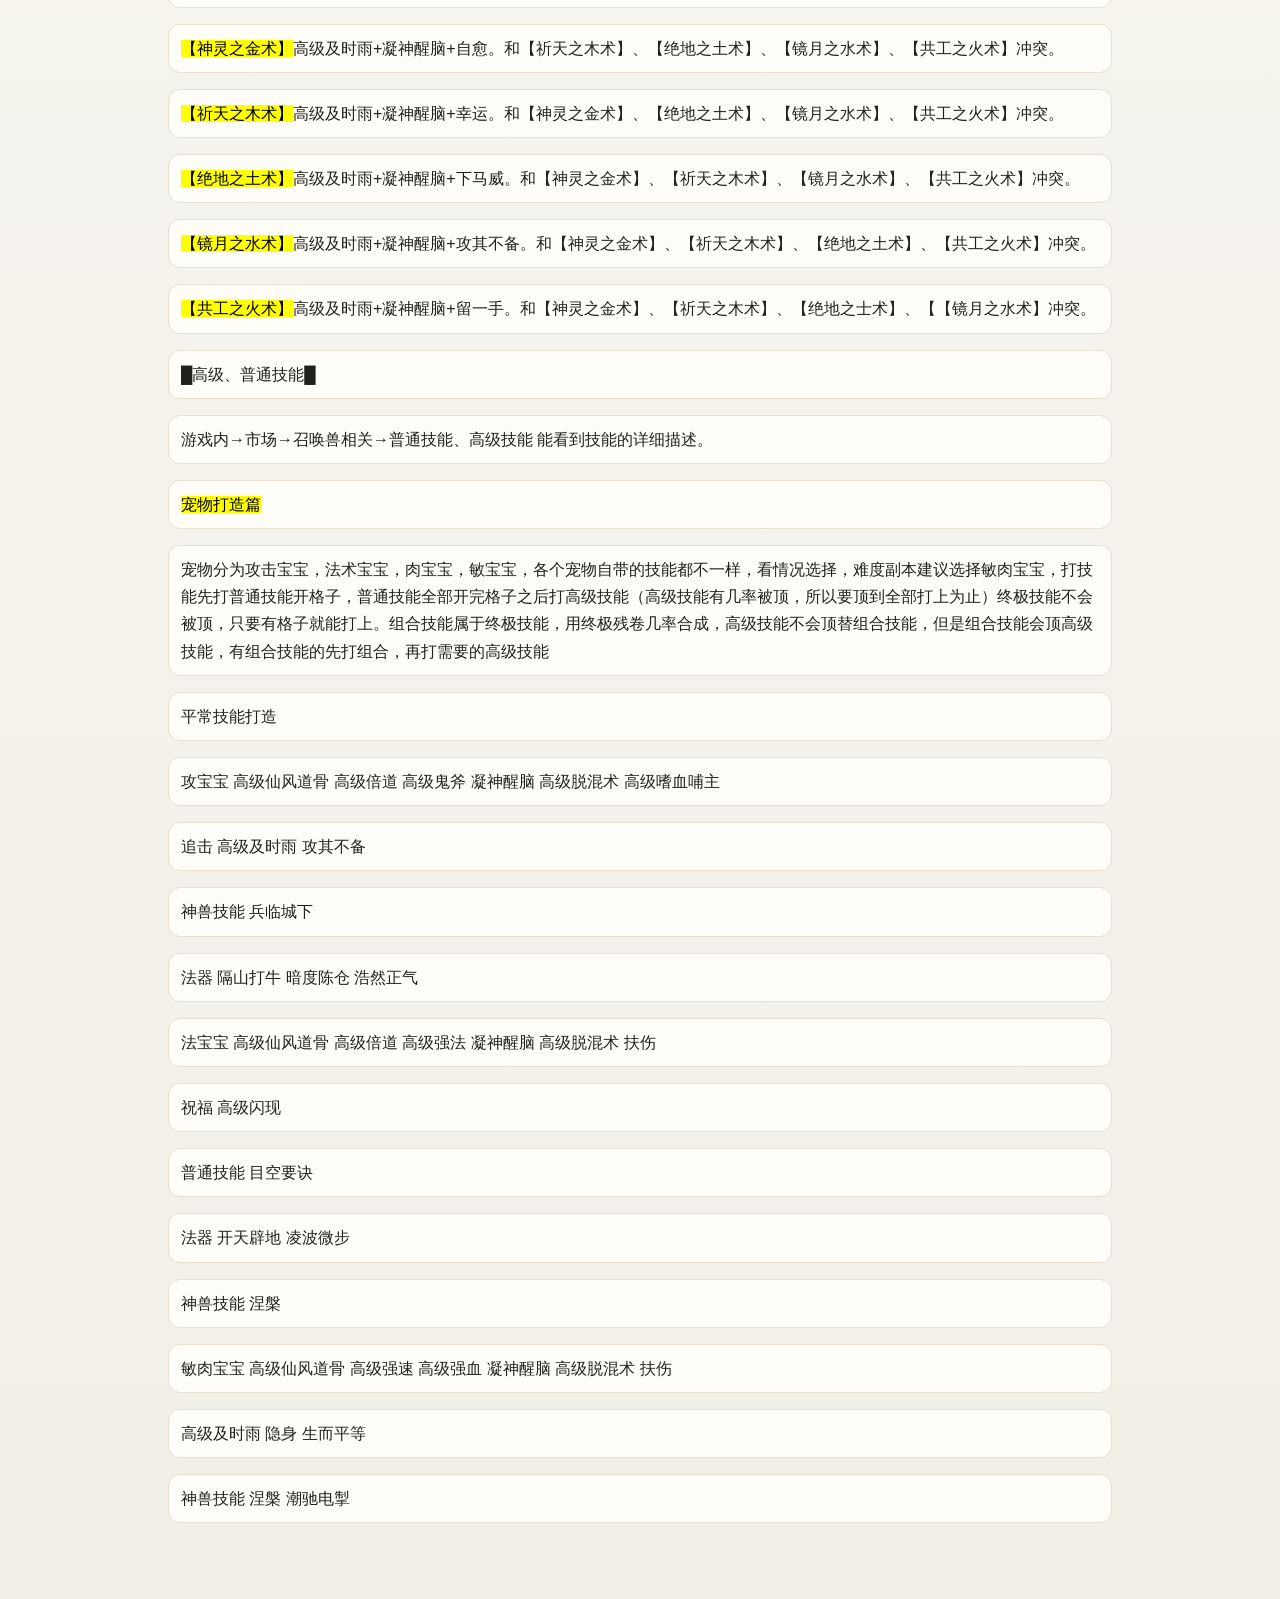
<file: pet-ultimate-combos.html>
<!DOCTYPE html>
<html xmlns="http://www.w3.org/1999/xhtml">
<head>
  <meta charset="utf-8" />
  <meta name="generator" content="pandoc" />
  <meta name="viewport" content="width=device-width, initial-scale=1.0, user-scalable=yes" />
  <title>召唤兽组合终极技能介绍</title>
  <style>
    /* Default styles provided by pandoc.
    ** See https://pandoc.org/MANUAL.html#variables-for-html for config info.
    */
    span.smallcaps{font-variant: small-caps;}
    div.columns{display: flex; gap: min(4vw, 1.5em);}
    div.column{flex: auto; overflow-x: auto;}
    div.hanging-indent{margin-left: 1.5em; text-indent: -1.5em;}
    /* The extra [class] is a hack that increases specificity enough to
       override a similar rule in reveal.js */
    ul.task-list[class]{list-style: none;}
    ul.task-list li input[type="checkbox"] {
      font-size: inherit;
      width: 0.8em;
      margin: 0 0.8em 0.2em -1.6em;
      vertical-align: middle;
    }
    .display.math{display: block; text-align: center; margin: 0.5rem auto;}
  </style>
  <link rel="stylesheet" href="styles.css" />
</head>
<body>
<nav class="site-nav"><a class="home-link" href="index.html">返回主页</a><span>玩家资料静态站</span></nav>

<header id="title-block-header">
<h1 class="title">召唤兽组合终极技能介绍</h1>
</header>
<p>召唤兽组合终极技能介绍</p>
<p>█终极技能█</p>
<p><mark>【枯木逢春】</mark>给己方所有单位回复60%的气血与60%的法力,每场战斗只能使用一次(5回合以后才可使用）和【【铁树开花】冲突。</p>
<p><mark>【无影无踪】</mark>自己与己方任一单位同时隐身,持续3回合,冷却时间5回合。</p>
<p><mark>【无法无天】</mark>取消第一个敌方法术,此技能只生效一次。(仅限玩家之间的战斗时使用)。和【乌云盖顶</p>
<p>】、【法力黑洞】、【强化乌云盖顶】、【强化法力黑洞】冲突。</p>
<p><mark>【肝胆相照】</mark>离场时解除己方所有召唤兽的异常状态，并为解除异常的召唤兽回复50%气血。(被召回或死亡时触发)。和【倒转乾坤】冲突。</p>
<p><mark>【晨钟暮鼓】</mark>进场时解除己方所有召唤兽的异常状态，并为解除异常的召唤兽回复50%气血。和【昙花一现】冲突。</p>
<p><mark>【一丝不挂】</mark>有该技能的召唤兽在场时,敌方所有人物与召唤兽的血量及法量己方可见。(仅限玩家之间的战斗时使用)</p>
<p><mark>【血之裁决】</mark>场上所有人物施法前必须付出2万气血的代价，若不够则人物将无法施法，此技能每回合只生效一次(仅限玩家之间的战斗时使用)。和【血债血偿】冲突。</p>
<p><mark>【一哄而散】</mark>回合结束时,友方召唤兽只剩自身在场时且主人死亡,则清除自身状态,回复友方人物50%的血法后离场。</p>
<p><mark>【雨过天晴】</mark>指定本方任意一个召唤兽,使其所有处于冷却中的技能本回合就能立即使用(不能刷新雨过天晴技能)。冷却5回合。如被刷新的技能中包含5回合之后才可以使用的终极技能,则冷却20回合。</p>
<p><mark>【借刀杀人】</mark>进场后,若对方参战召唤兽有终极技能,则模拟得到其中某个终极技能相同的效果。整场战斗只触发一次。</p>
<p><mark>【化险为夷】</mark>群体解除本方全体被控制状态整场战斗只可使用1次(前4回合不可使用)。和【回春妙手】冲突。</p>
<p><mark>【摄魂锁魄】</mark>有几率成功锁定对方单体倒地目标的魂魄,使其无法被任何法术、药品等复活，对有先发制人状态的单位使用时，成功率会增加。持续2回合,冷却5回合。(体力需求450)</p>
<p>█组合技能█</p>
<p><mark>【出神入化】</mark>高级强速+高级及时雨+隐身。和【攻其不备】、【潜龙勿用】、【出没无常】、【潜龙伏虎】冲突。</p>
<p><mark>【潜龙勿用】</mark>高级强攻+高级及时雨+隐身。和【攻其不备】、【出神入化】、【出没无常】、【潜龙伏虎】冲突。</p>
<p><mark>【出没无常】</mark>高级强血+高级及时雨+隐身。和【攻其不备】、【出神入化】、【潜龙勿用】、【潜龙伏虎】冲突。</p>
<p><mark>【潜龙伏虎】</mark>高级强法+高级及时雨+隐身。和【攻其不备】、【出神入化】、【潜龙勿用】、【出没无常】冲突。</p>
<p><mark>【神灵之金术】</mark>高级及时雨+凝神醒脑+自愈。和【祈天之木术】、【绝地之土术】、【镜月之水术】、【共工之火术】冲突。</p>
<p><mark>【祈天之木术】</mark>高级及时雨+凝神醒脑+幸运。和【神灵之金术】、【绝地之土术】、【镜月之水术】、【共工之火术】冲突。</p>
<p><mark>【绝地之土术】</mark>高级及时雨+凝神醒脑+下马威。和【神灵之金术】、【祈天之木术】、【镜月之水术】、【共工之火术】冲突。</p>
<p><mark>【镜月之水术】</mark>高级及时雨+凝神醒脑+攻其不备。和【神灵之金术】、【祈天之木术】、【绝地之土术】、【共工之火术】冲突。</p>
<p><mark>【共工之火术】</mark>高级及时雨+凝神醒脑+留一手。和【神灵之金术】、【祈天之木术】、【绝地之士术】、【【镜月之水术】冲突。</p>
<p>█高级、普通技能█</p>
<p>游戏内→市场→召唤兽相关→普通技能、高级技能 能看到技能的详细描述。</p>
<p><mark>宠物打造篇</mark></p>
<p>宠物分为攻击宝宝，法术宝宝，肉宝宝，敏宝宝，各个宠物自带的技能都不一样，看情况选择，难度副本建议选择敏肉宝宝，打技能先打普通技能开格子，普通技能全部开完格子之后打高级技能（高级技能有几率被顶，所以要顶到全部打上为止）终极技能不会被顶，只要有格子就能打上。组合技能属于终极技能，用终极残卷几率合成，高级技能不会顶替组合技能，但是组合技能会顶高级技能，有组合技能的先打组合，再打需要的高级技能</p>
<p>平常技能打造</p>
<p>攻宝宝 高级仙风道骨 高级倍道 高级鬼斧 凝神醒脑 高级脱混术
高级嗜血哺主</p>
<p>追击 高级及时雨 攻其不备</p>
<p>神兽技能 兵临城下</p>
<p>法器 隔山打牛 暗度陈仓 浩然正气</p>
<p>法宝宝 高级仙风道骨 高级倍道 高级强法 凝神醒脑 高级脱混术 扶伤</p>
<p>祝福 高级闪现</p>
<p>普通技能 目空要诀</p>
<p>法器 开天辟地 凌波微步</p>
<p>神兽技能 涅槃</p>
<p>敏肉宝宝 高级仙风道骨 高级强速 高级强血 凝神醒脑 高级脱混术 扶伤</p>
<p>高级及时雨 隐身 生而平等</p>
<p>神兽技能 涅槃 潮驰电掣</p>
  <script src="toc.js" defer></script>
</body>
</html>
</file>
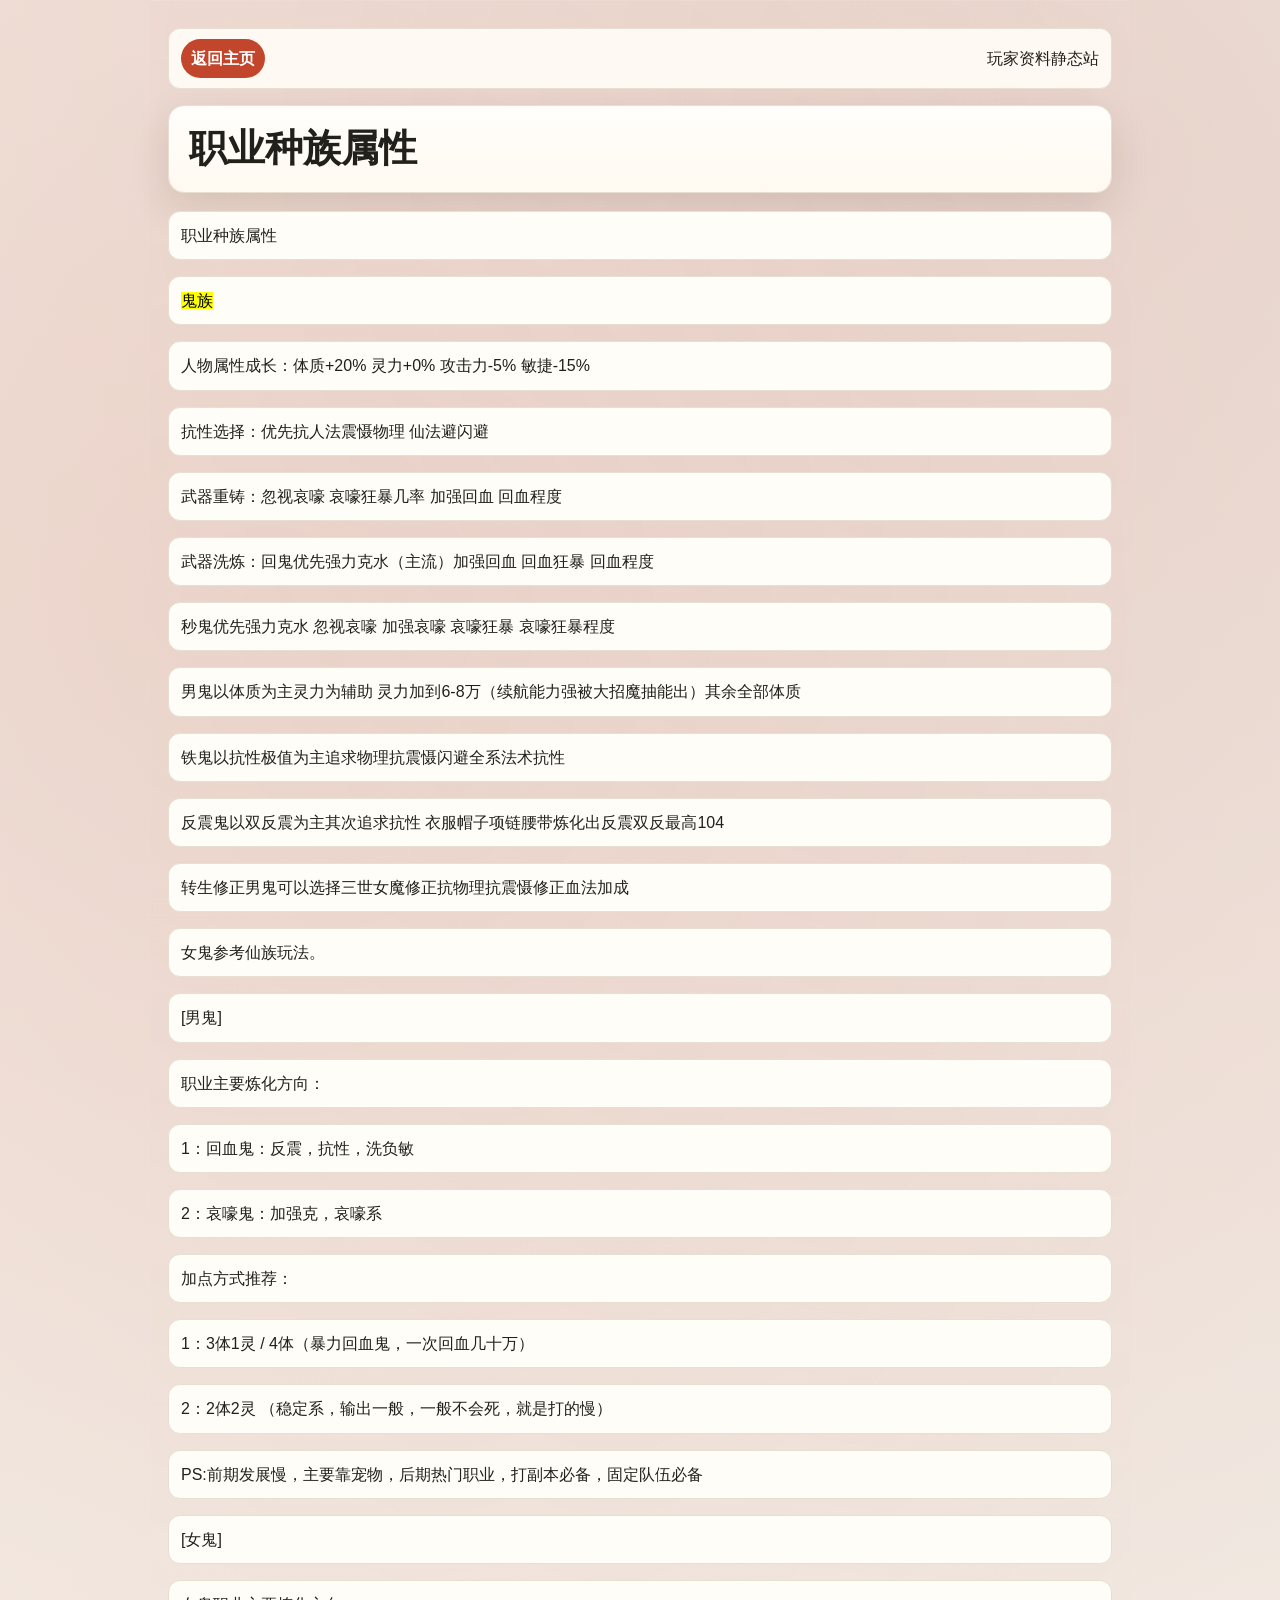
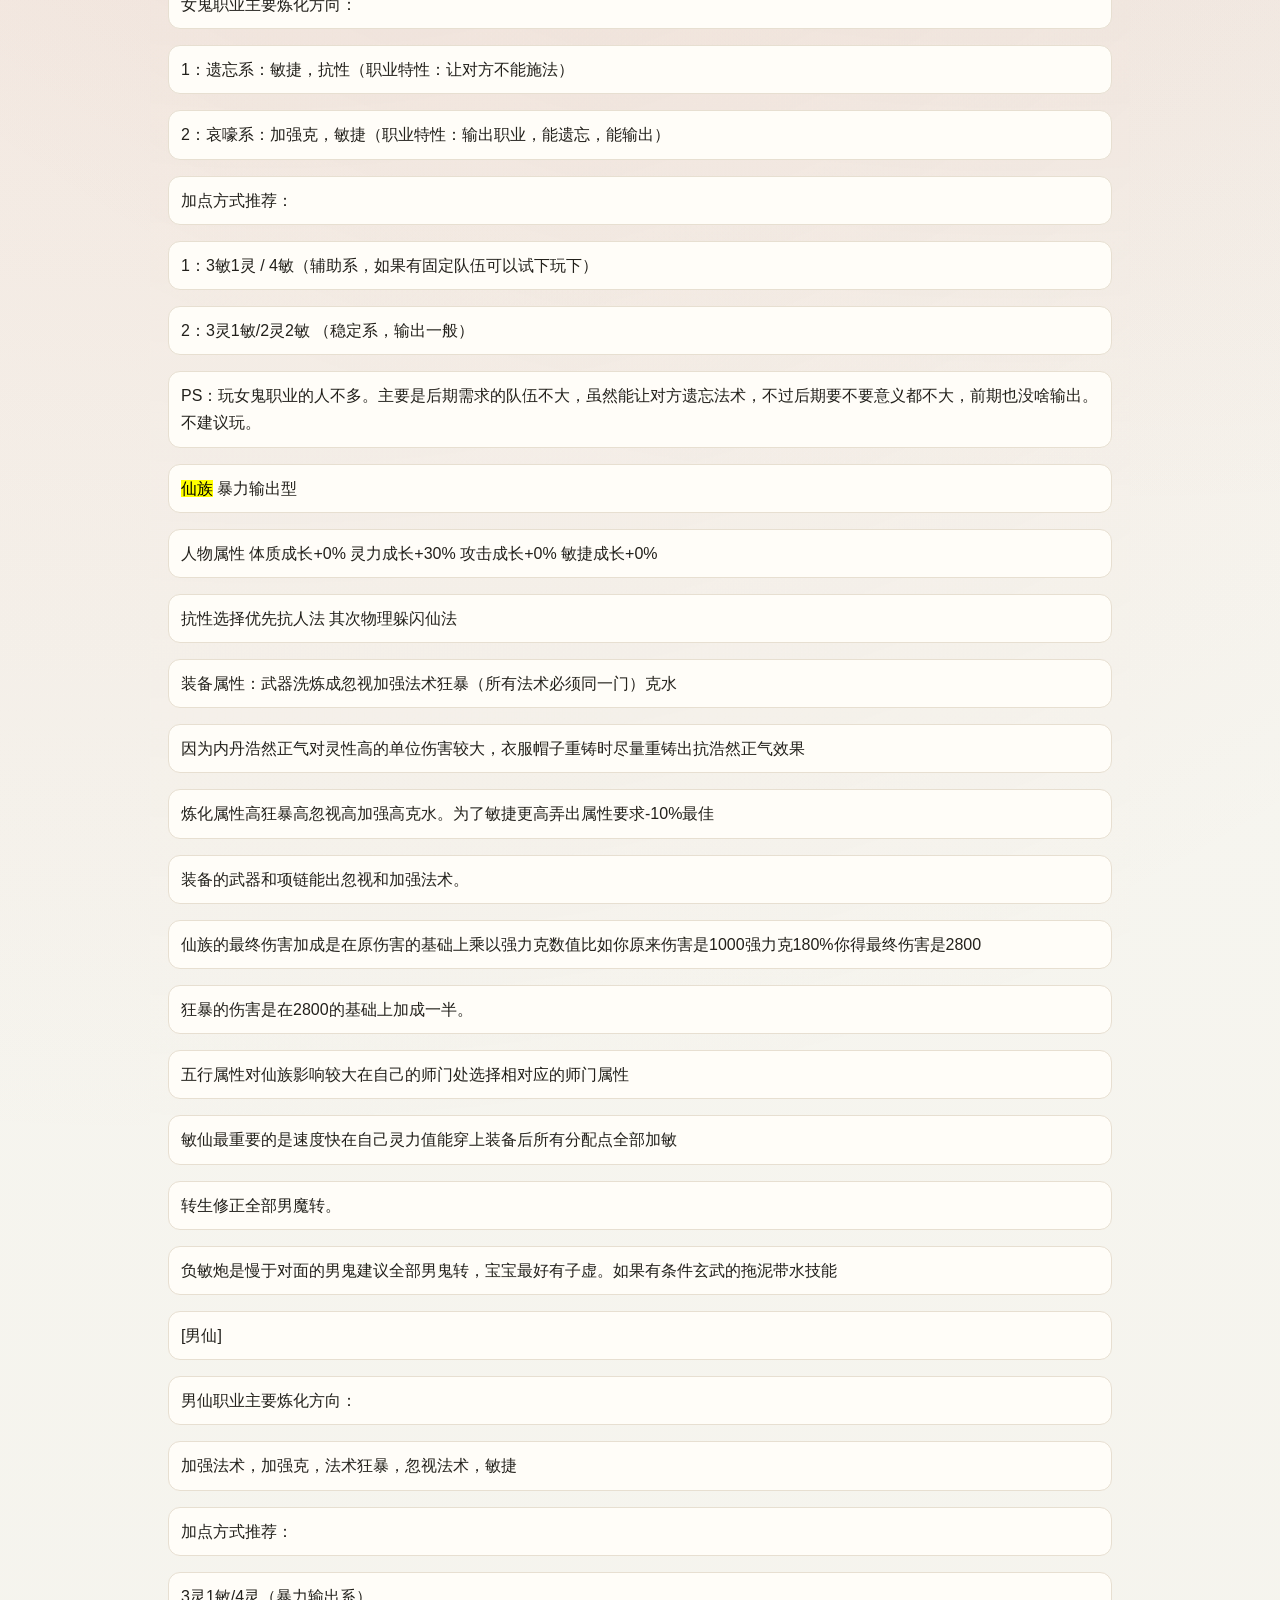
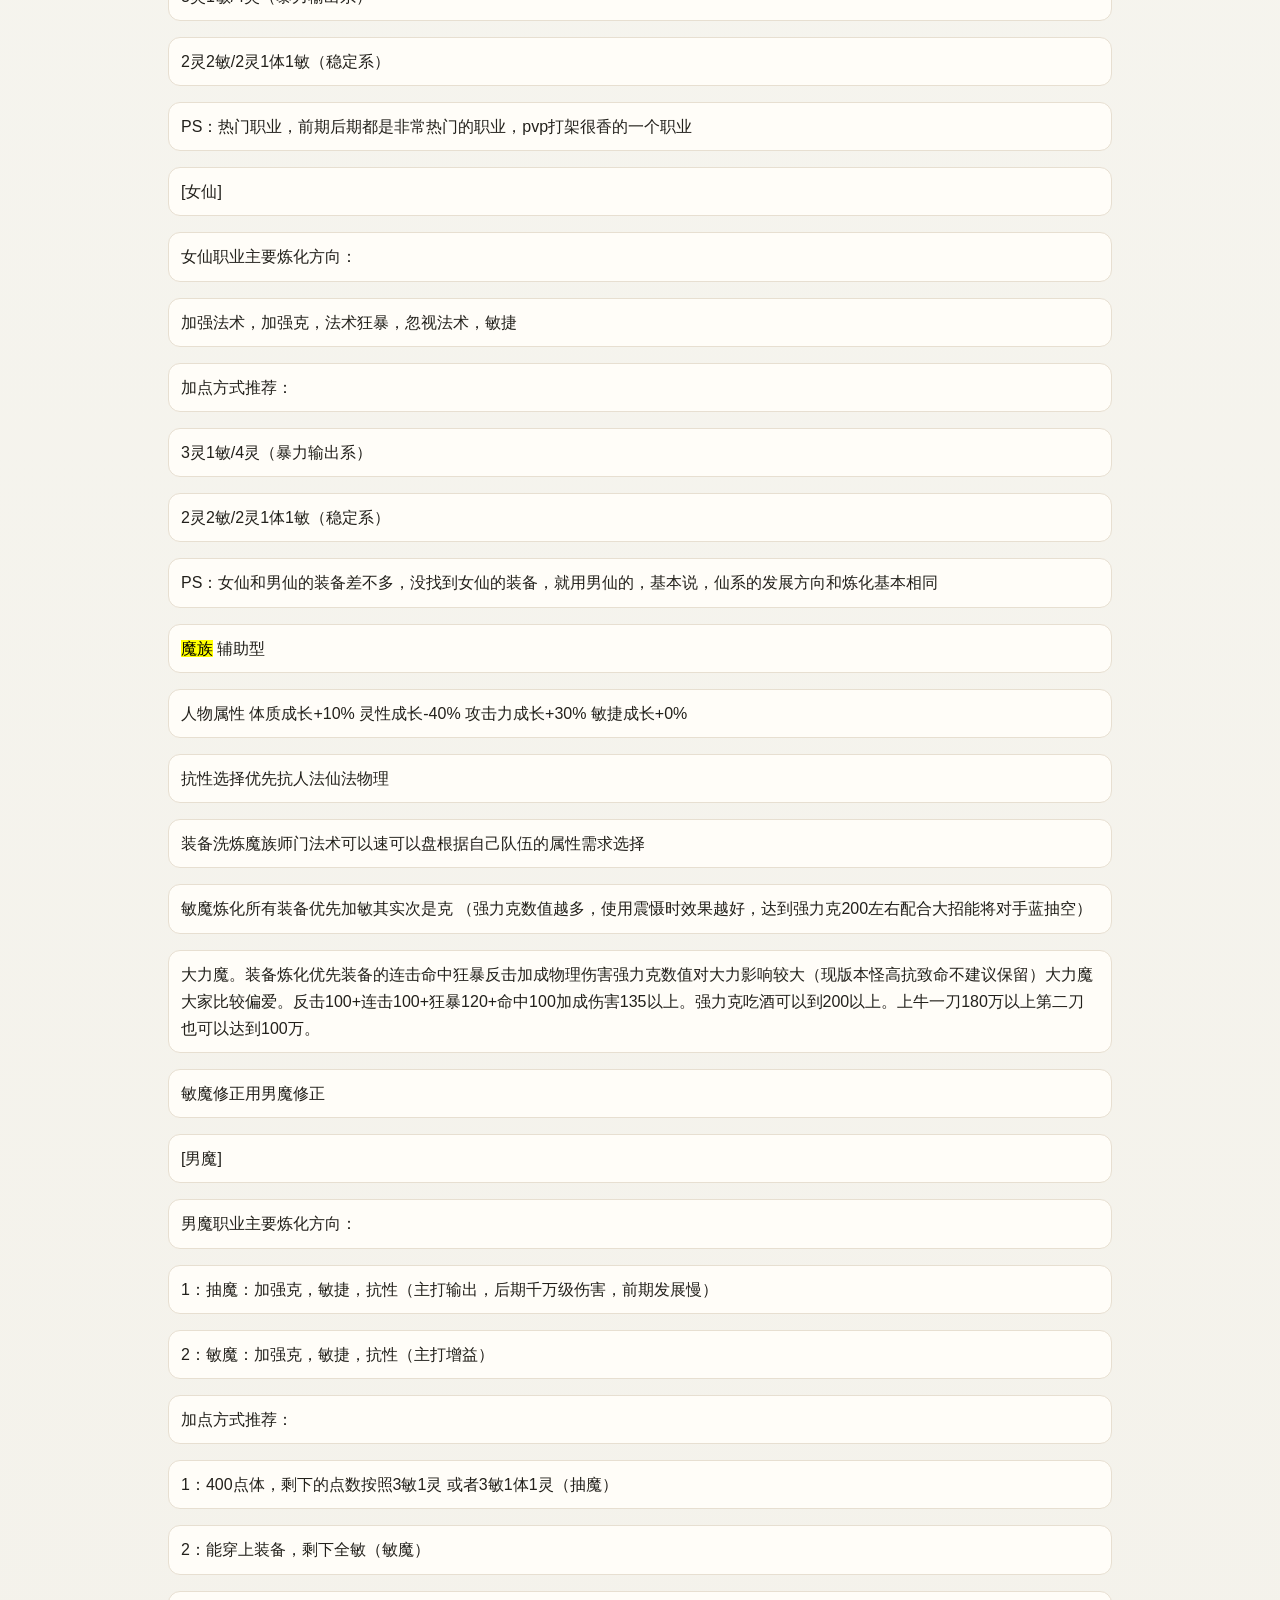
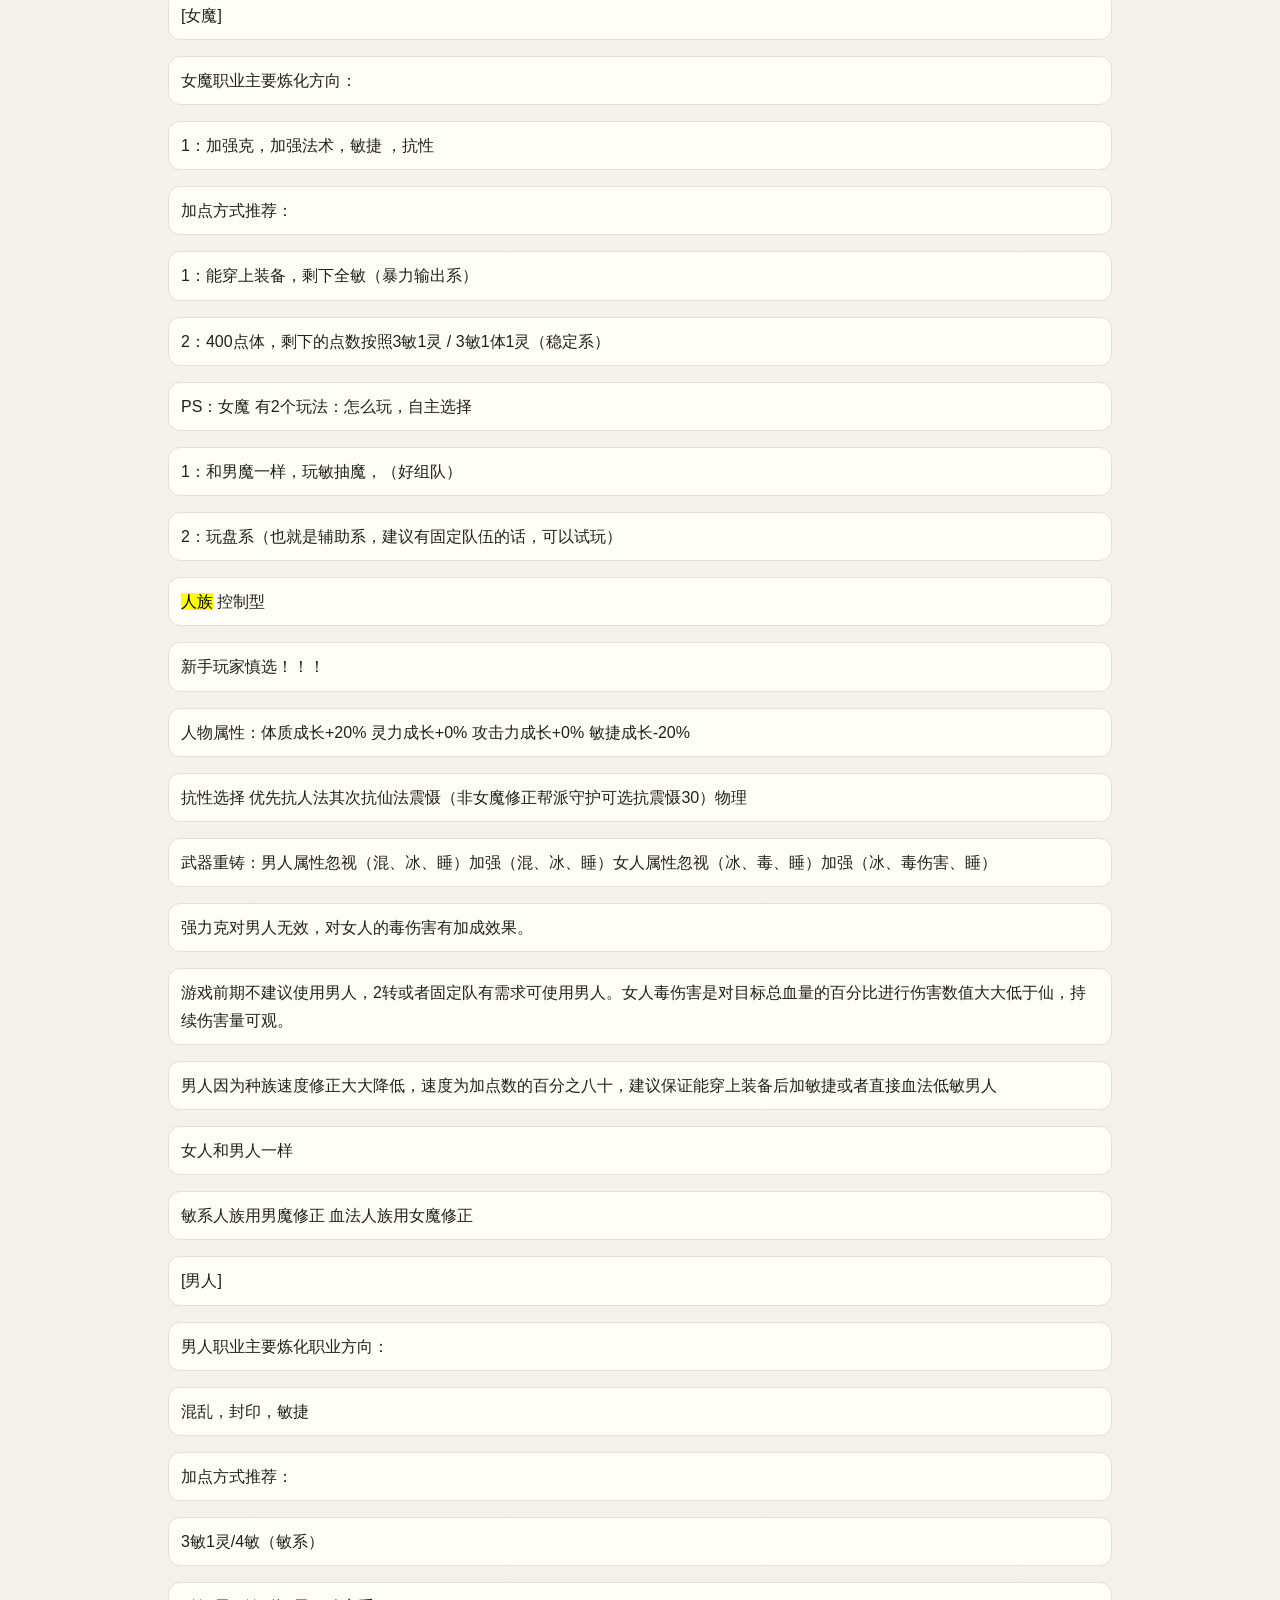
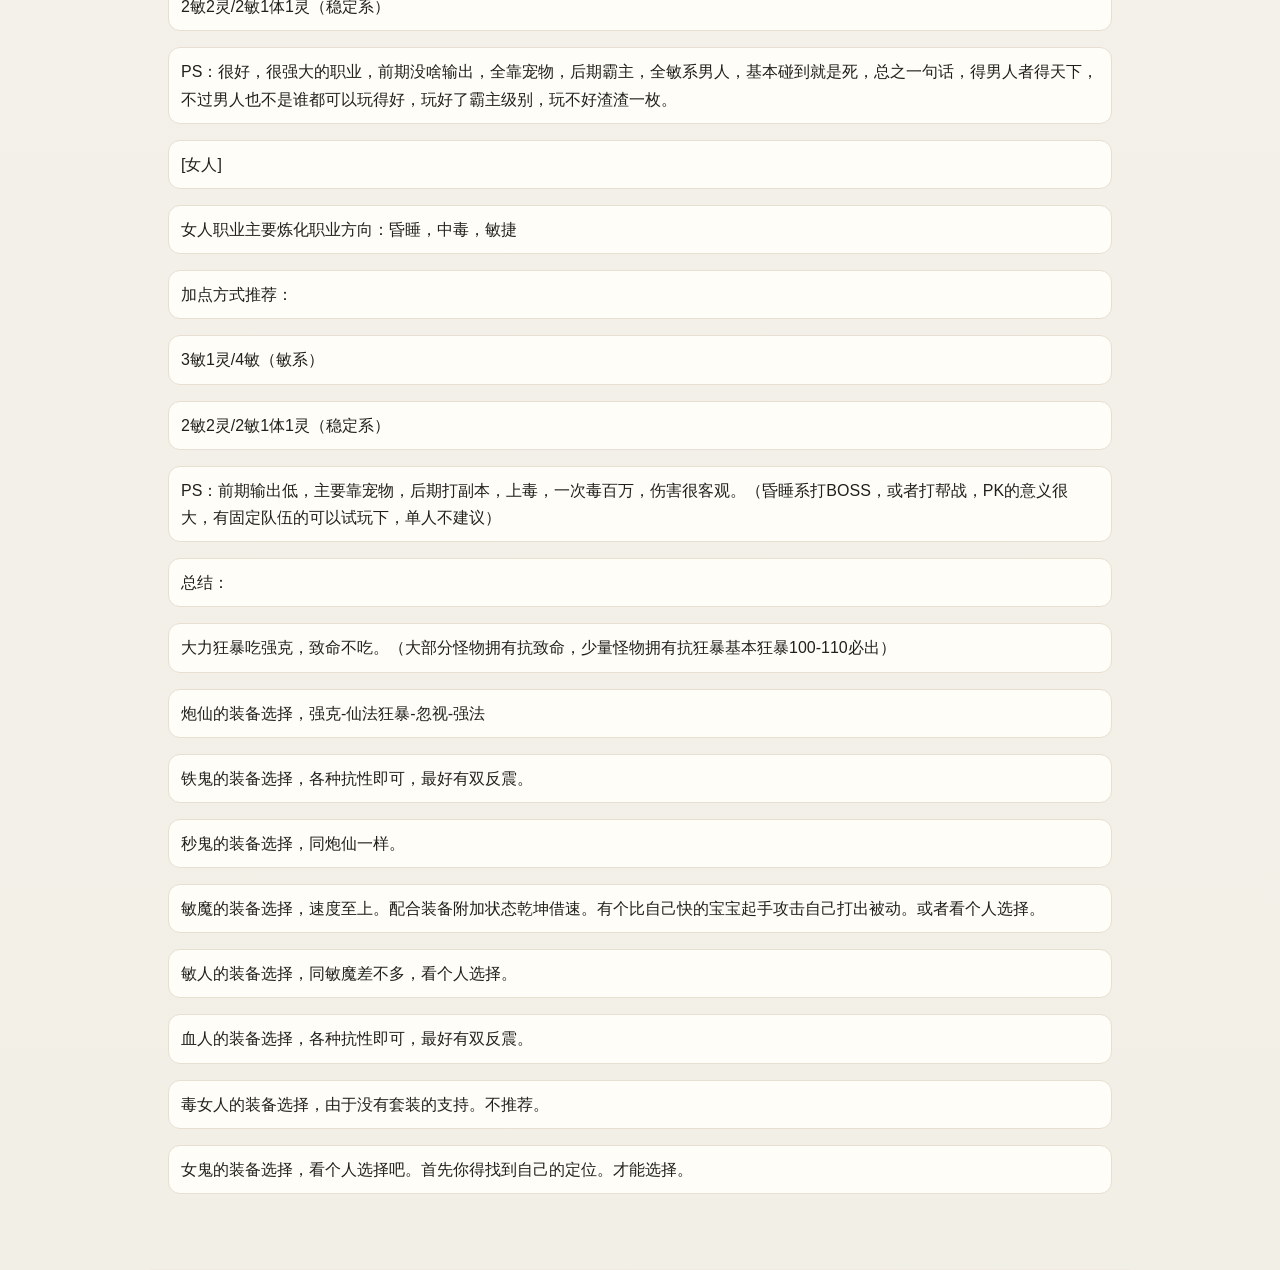
<file: race-class-attributes.html>
<!DOCTYPE html>
<html xmlns="http://www.w3.org/1999/xhtml">
<head>
  <meta charset="utf-8" />
  <meta name="generator" content="pandoc" />
  <meta name="viewport" content="width=device-width, initial-scale=1.0, user-scalable=yes" />
  <title>职业种族属性</title>
  <style>
    /* Default styles provided by pandoc.
    ** See https://pandoc.org/MANUAL.html#variables-for-html for config info.
    */
    span.smallcaps{font-variant: small-caps;}
    div.columns{display: flex; gap: min(4vw, 1.5em);}
    div.column{flex: auto; overflow-x: auto;}
    div.hanging-indent{margin-left: 1.5em; text-indent: -1.5em;}
    /* The extra [class] is a hack that increases specificity enough to
       override a similar rule in reveal.js */
    ul.task-list[class]{list-style: none;}
    ul.task-list li input[type="checkbox"] {
      font-size: inherit;
      width: 0.8em;
      margin: 0 0.8em 0.2em -1.6em;
      vertical-align: middle;
    }
    .display.math{display: block; text-align: center; margin: 0.5rem auto;}
  </style>
  <link rel="stylesheet" href="styles.css" />
</head>
<body>
<nav class="site-nav"><a class="home-link" href="index.html">返回主页</a><span>玩家资料静态站</span></nav>

<header id="title-block-header">
<h1 class="title">职业种族属性</h1>
</header>
<p>职业种族属性</p>
<p><mark>鬼族</mark></p>
<p>人物属性成长：体质+20% 灵力+0% 攻击力-5% 敏捷-15%</p>
<p>抗性选择：优先抗人法震慑物理 仙法避闪避</p>
<p>武器重铸：忽视哀嚎 哀嚎狂暴几率 加强回血 回血程度</p>
<p>武器洗炼：回鬼优先强力克水（主流）加强回血 回血狂暴 回血程度</p>
<p>秒鬼优先强力克水 忽视哀嚎 加强哀嚎 哀嚎狂暴 哀嚎狂暴程度</p>
<p>男鬼以体质为主灵力为辅助
灵力加到6-8万（续航能力强被大招魔抽能出）其余全部体质</p>
<p>铁鬼以抗性极值为主追求物理抗震慑闪避全系法术抗性</p>
<p>反震鬼以双反震为主其次追求抗性
衣服帽子项链腰带炼化出反震双反最高104</p>
<p>转生修正男鬼可以选择三世女魔修正抗物理抗震慑修正血法加成</p>
<p>女鬼参考仙族玩法。</p>
<p>[男鬼]</p>
<p>职业主要炼化方向：</p>
<p>1：回血鬼：反震，抗性，洗负敏</p>
<p>2：哀嚎鬼：加强克，哀嚎系</p>
<p>加点方式推荐：</p>
<p>1：3体1灵 / 4体（暴力回血鬼，一次回血几十万）</p>
<p>2：2体2灵 （稳定系，输出一般，一般不会死，就是打的慢）</p>
<p>PS:前期发展慢，主要靠宠物，后期热门职业，打副本必备，固定队伍必备</p>
<p>[女鬼]</p>
<p>女鬼职业主要炼化方向：</p>
<p>1：遗忘系：敏捷，抗性（职业特性：让对方不能施法）</p>
<p>2：哀嚎系：加强克，敏捷（职业特性：输出职业，能遗忘，能输出）</p>
<p>加点方式推荐：</p>
<p>1：3敏1灵 / 4敏（辅助系，如果有固定队伍可以试下玩下）</p>
<p>2：3灵1敏/2灵2敏 （稳定系，输出一般）</p>
<p>PS：玩女鬼职业的人不多。主要是后期需求的队伍不大，虽然能让对方遗忘法术，不过后期要不要意义都不大，前期也没啥输出。不建议玩。</p>
<p><mark>仙族</mark> 暴力输出型</p>
<p>人物属性 体质成长+0% 灵力成长+30% 攻击成长+0% 敏捷成长+0%</p>
<p>抗性选择优先抗人法 其次物理躲闪仙法</p>
<p>装备属性：武器洗炼成忽视加强法术狂暴（所有法术必须同一门）克水</p>
<p>因为内丹浩然正气对灵性高的单位伤害较大，衣服帽子重铸时尽量重铸出抗浩然正气效果</p>
<p>炼化属性高狂暴高忽视高加强高克水。为了敏捷更高弄出属性要求-10%最佳</p>
<p>装备的武器和项链能出忽视和加强法术。</p>
<p>仙族的最终伤害加成是在原伤害的基础上乘以强力克数值比如你原来伤害是1000强力克180%你得最终伤害是2800</p>
<p>狂暴的伤害是在2800的基础上加成一半。</p>
<p>五行属性对仙族影响较大在自己的师门处选择相对应的师门属性</p>
<p>敏仙最重要的是速度快在自己灵力值能穿上装备后所有分配点全部加敏</p>
<p>转生修正全部男魔转。</p>
<p>负敏炮是慢于对面的男鬼建议全部男鬼转，宝宝最好有子虚。如果有条件玄武的拖泥带水技能</p>
<p>[男仙]</p>
<p>男仙职业主要炼化方向：</p>
<p>加强法术，加强克，法术狂暴，忽视法术，敏捷</p>
<p>加点方式推荐：</p>
<p>3灵1敏/4灵（暴力输出系）</p>
<p>2灵2敏/2灵1体1敏（稳定系）</p>
<p>PS：热门职业，前期后期都是非常热门的职业，pvp打架很香的一个职业</p>
<p>[女仙]</p>
<p>女仙职业主要炼化方向：</p>
<p>加强法术，加强克，法术狂暴，忽视法术，敏捷</p>
<p>加点方式推荐：</p>
<p>3灵1敏/4灵（暴力输出系）</p>
<p>2灵2敏/2灵1体1敏（稳定系）</p>
<p>PS：女仙和男仙的装备差不多，没找到女仙的装备，就用男仙的，基本说，仙系的发展方向和炼化基本相同</p>
<p><mark>魔族</mark> 辅助型</p>
<p>人物属性 体质成长+10% 灵性成长-40% 攻击力成长+30% 敏捷成长+0%</p>
<p>抗性选择优先抗人法仙法物理</p>
<p>装备洗炼魔族师门法术可以速可以盘根据自己队伍的属性需求选择</p>
<p>敏魔炼化所有装备优先加敏其实次是克
（强力克数值越多，使用震慑时效果越好，达到强力克200左右配合大招能将对手蓝抽空）</p>
<p>大力魔。装备炼化优先装备的连击命中狂暴反击加成物理伤害强力克数值对大力影响较大（现版本怪高抗致命不建议保留）大力魔大家比较偏爱。反击100+连击100+狂暴120+命中100加成伤害135以上。强力克吃酒可以到200以上。上牛一刀180万以上第二刀也可以达到100万。</p>
<p>敏魔修正用男魔修正</p>
<p>[男魔]</p>
<p>男魔职业主要炼化方向：</p>
<p>1：抽魔：加强克，敏捷，抗性（主打输出，后期千万级伤害，前期发展慢）</p>
<p>2：敏魔：加强克，敏捷，抗性（主打增益）</p>
<p>加点方式推荐：</p>
<p>1：400点体，剩下的点数按照3敏1灵 或者3敏1体1灵（抽魔）</p>
<p>2：能穿上装备，剩下全敏（敏魔）</p>
<p>[女魔]</p>
<p>女魔职业主要炼化方向：</p>
<p>1：加强克，加强法术，敏捷 ，抗性</p>
<p>加点方式推荐：</p>
<p>1：能穿上装备，剩下全敏（暴力输出系）</p>
<p>2：400点体，剩下的点数按照3敏1灵 / 3敏1体1灵（稳定系）</p>
<p>PS：女魔 有2个玩法：怎么玩，自主选择</p>
<p>1：和男魔一样，玩敏抽魔，（好组队）</p>
<p>2：玩盘系（也就是辅助系，建议有固定队伍的话，可以试玩）</p>
<p><mark>人族</mark> 控制型</p>
<p>新手玩家慎选！！！</p>
<p>人物属性：体质成长+20% 灵力成长+0% 攻击力成长+0% 敏捷成长-20%</p>
<p>抗性选择
优先抗人法其次抗仙法震慑（非女魔修正帮派守护可选抗震慑30）物理</p>
<p>武器重铸：男人属性忽视（混、冰、睡）加强（混、冰、睡）女人属性忽视（冰、毒、睡）加强（冰、毒伤害、睡）</p>
<p>强力克对男人无效，对女人的毒伤害有加成效果。</p>
<p>游戏前期不建议使用男人，2转或者固定队有需求可使用男人。女人毒伤害是对目标总血量的百分比进行伤害数值大大低于仙，持续伤害量可观。</p>
<p>男人因为种族速度修正大大降低，速度为加点数的百分之八十，建议保证能穿上装备后加敏捷或者直接血法低敏男人</p>
<p>女人和男人一样</p>
<p>敏系人族用男魔修正 血法人族用女魔修正</p>
<p>[男人]</p>
<p>男人职业主要炼化职业方向：</p>
<p>混乱，封印，敏捷</p>
<p>加点方式推荐：</p>
<p>3敏1灵/4敏（敏系）</p>
<p>2敏2灵/2敏1体1灵（稳定系）</p>
<p>PS：很好，很强大的职业，前期没啥输出，全靠宠物，后期霸主，全敏系男人，基本碰到就是死，总之一句话，得男人者得天下，不过男人也不是谁都可以玩得好，玩好了霸主级别，玩不好渣渣一枚。</p>
<p>[女人]</p>
<p>女人职业主要炼化职业方向：昏睡，中毒，敏捷</p>
<p>加点方式推荐：</p>
<p>3敏1灵/4敏（敏系）</p>
<p>2敏2灵/2敏1体1灵（稳定系）</p>
<p>PS：前期输出低，主要靠宠物，后期打副本，上毒，一次毒百万，伤害很客观。（昏睡系打BOSS，或者打帮战，PK的意义很大，有固定队伍的可以试玩下，单人不建议）</p>
<p>总结：</p>
<p>大力狂暴吃强克，致命不吃。（大部分怪物拥有抗致命，少量怪物拥有抗狂暴基本狂暴100-110必出）</p>
<p>炮仙的装备选择，强克-仙法狂暴-忽视-强法</p>
<p>铁鬼的装备选择，各种抗性即可，最好有双反震。</p>
<p>秒鬼的装备选择，同炮仙一样。</p>
<p>敏魔的装备选择，速度至上。配合装备附加状态乾坤借速。有个比自己快的宝宝起手攻击自己打出被动。或者看个人选择。</p>
<p>敏人的装备选择，同敏魔差不多，看个人选择。</p>
<p>血人的装备选择，各种抗性即可，最好有双反震。</p>
<p>毒女人的装备选择，由于没有套装的支持。不推荐。</p>
<p>女鬼的装备选择，看个人选择吧。首先你得找到自己的定位。才能选择。</p>
  <script src="toc.js" defer></script>
</body>
</html>
</file>
<file: styles.css>
:root {
  --bg: #f6f5ef;
  --paper: #fffdf8;
  --ink: #22201b;
  --subtle: #6f695d;
  --brand: #c1462c;
  --brand-dark: #7f2b1b;
  --line: #e7dfd1;
  --shadow: 0 14px 40px rgba(50, 36, 20, 0.12);
}

* {
  box-sizing: border-box;
}

html,
body {
  margin: 0;
  padding: 0;
  background:
    radial-gradient(circle at 12% 8%, rgba(193, 70, 44, 0.14), transparent 30%),
    radial-gradient(circle at 88% 2%, rgba(127, 43, 27, 0.12), transparent 26%),
    linear-gradient(180deg, #faf8f2 0%, #f6f5ef 30%, #f2efe7 100%);
  color: var(--ink);
  font-family: "Source Han Sans SC", "Microsoft YaHei UI", "PingFang SC", sans-serif;
  line-height: 1.7;
  -webkit-text-size-adjust: 100%;
}

body {
  width: min(100%, 980px);
  max-width: 980px;
  margin: 0 auto;
  padding: 28px 18px calc(60px + env(safe-area-inset-bottom));
}

#title-block-header {
  padding: 18px 20px;
  border: 1px solid var(--line);
  border-radius: 16px;
  background: linear-gradient(180deg, #fffefb 0%, #fff9f1 100%);
  box-shadow: var(--shadow);
  margin-bottom: 18px;
}

h1,
h2,
h3 {
  font-family: "STZhongsong", "Songti SC", "Source Han Serif SC", serif;
  line-height: 1.3;
  margin-top: 1.2em;
}

h1 {
  margin: 0;
  font-size: clamp(1.7rem, 1.8vw + 1rem, 2.4rem);
}

a {
  color: var(--brand-dark);
  text-decoration: none;
}

a:hover {
  text-decoration: underline;
}

p,
ul,
ol {
  background: var(--paper);
  border: 1px solid var(--line);
  border-radius: 12px;
  padding: 10px 12px;
  overflow-wrap: anywhere;
}

img {
  display: block;
  width: auto !important;
  max-width: 100% !important;
  height: auto !important;
  margin: 10px auto;
  border-radius: 10px;
  border: 1px solid #dfd6c6;
  box-shadow: 0 8px 20px rgba(40, 25, 10, 0.1);
}

.site-nav {
  position: sticky;
  top: 10px;
  z-index: 30;
  display: flex;
  justify-content: space-between;
  align-items: center;
  gap: 12px;
  margin-bottom: 16px;
  padding: 10px 12px;
  border: 1px solid var(--line);
  border-radius: 12px;
  background: rgba(255, 252, 246, 0.92);
  backdrop-filter: blur(6px);
}

.site-nav span {
  overflow-wrap: anywhere;
}

.site-nav .home-link {
  display: inline-block;
  padding: 6px 10px;
  border-radius: 999px;
  background: var(--brand);
  color: #fff;
  font-weight: 700;
}

.site-nav .home-link:hover {
  text-decoration: none;
  background: #a83a24;
}

.toc-fab,
.toc-mask,
.toc-panel {
  display: none;
}

@media (max-width: 900px) {
  .toc-fab {
    position: fixed;
    right: 14px;
    bottom: calc(14px + env(safe-area-inset-bottom));
    z-index: 60;
    display: inline-flex;
    align-items: center;
    justify-content: center;
    min-width: 46px;
    height: 46px;
    border: 1px solid #c58f83;
    border-radius: 999px;
    background: #fff7ef;
    color: #7f2b1b;
    font-size: 0.9rem;
    font-weight: 700;
    box-shadow: 0 10px 24px rgba(40, 25, 10, 0.16);
    cursor: pointer;
  }

  .toc-mask {
    position: fixed;
    inset: 0;
    z-index: 58;
    background: rgba(25, 20, 15, 0.36);
  }

  .toc-panel {
    position: fixed;
    right: 10px;
    left: 10px;
    bottom: calc(68px + env(safe-area-inset-bottom));
    max-height: min(62vh, 420px);
    z-index: 59;
    display: flex;
    flex-direction: column;
    border: 1px solid #ddcdb6;
    border-radius: 14px;
    background: #fffdf8;
    box-shadow: 0 18px 36px rgba(40, 25, 10, 0.18);
    overflow: hidden;
  }

  .toc-panel[hidden],
  .toc-mask[hidden] {
    display: none !important;
  }

  .toc-head {
    display: flex;
    align-items: center;
    justify-content: space-between;
    gap: 8px;
    padding: 10px 12px;
    border-bottom: 1px solid #eee3d4;
    background: #fff8ee;
    font-weight: 700;
    color: #5b2a20;
  }

  .toc-close {
    border: 1px solid #d4bfa2;
    border-radius: 8px;
    background: #fff;
    color: #6b3a2c;
    padding: 4px 8px;
    font-size: 0.82rem;
  }

  .toc-list {
    margin: 0;
    padding: 8px 6px 10px;
    list-style: none;
    overflow: auto;
  }

  .toc-list a {
    display: block;
    padding: 8px 8px;
    border-radius: 8px;
    color: #4f2b21;
    text-decoration: none;
    font-size: 0.92rem;
    line-height: 1.4;
  }

  .toc-list a:hover,
  .toc-list a:active {
    background: #f8ecdd;
    text-decoration: none;
  }
}

@media (max-width: 760px) {
  body {
    padding: 20px 12px calc(40px + env(safe-area-inset-bottom));
  }

  #title-block-header {
    border-radius: 12px;
  }

  .site-nav {
    top: 8px;
    flex-wrap: wrap;
    justify-content: flex-start;
    gap: 8px;
    padding: 9px 10px;
  }

  .site-nav .home-link {
    padding: 8px 12px;
    min-height: 40px;
  }

  p,
  ul,
  ol {
    border-radius: 10px;
    padding: 8px 10px;
  }
}

@media (max-width: 480px) {
  body {
    padding: 14px 10px calc(28px + env(safe-area-inset-bottom));
  }

  h1 {
    font-size: clamp(1.45rem, 4.6vw + 0.8rem, 1.95rem);
  }

  h2,
  h3 {
    font-size: 1.05rem;
  }
}
</file>
